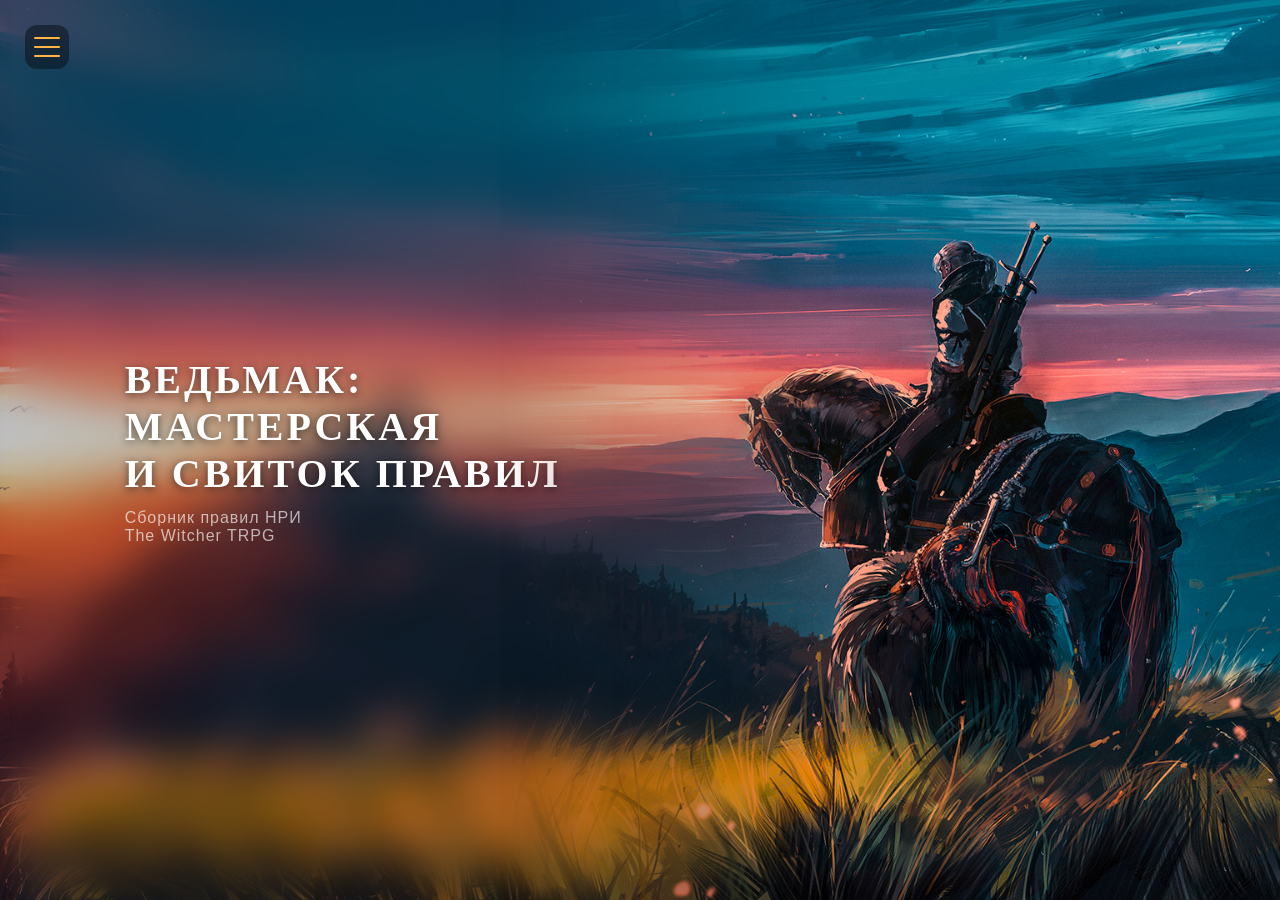
<file: index.html>
<!DOCTYPE html>
<html lang="ru">

<head>
  <meta charset="UTF-8">
  <meta name="viewport" content="width=device-width, initial-scale=1.0">
  <title>Ведьмак: Мастерская и свиток правил</title>
  <link rel="icon" href="../index/images-index/icon.png" type="image/png">
  <link rel="stylesheet" href="index/style-index.css">
  <script src="index/IndexJS.js" defer></script>
</head>

<body>
  <main class="hero-container">
    <div class="brand-box">
      <div class="brand-content">
        <h1 class="brand-title">Ведьмак: <br>Мастерская <br>и свиток правил</h1>
        <p class="brand-subtitle">Сборник правил НРИ <br>The Witcher TRPG</p>
      </div>
    </div>

    <div class="menu-toggle" id="menuToggle">
      <div class="hamburger">
        <span></span><span></span><span></span>
      </div>
    </div>

    <nav class="slide-menu" id="slideMenu">
      <div class="menu-header">
        <span class="menu-title">Навигация</span>
        <button class="close-menu" id="closeMenu">&times;</button>
      </div>
      <ul class="menu-list">
        <li><a href="#">Главная</a></li>
        <li class="has-submenu">
          <div class="menu-item">
            <span>Основы НРИ</span>
            <span class="submenu-arrow">▼</span>
          </div>
          <ul class="submenu">
            <li><a href='Basics of NRI/What is NRI.HTML'>Что такое НРИ?</a></li>
            <li><a href="Basics of NRI/Disclaimer.html">Дисклеймер</a></li>
          </ul>
        </li>
        <li class="has-submenu">
          <div class="menu-item">
            <span>Правила</span>
            <span class="submenu-arrow">▼</span>
          </div>
          <ul class="submenu">
            <li><a href='Rules/Rolls.html'>Броски</a></li>
            <li><a href='Rules/Fight.html'>Бой и ранения</a></li>
          </ul>
        </li>
        <li class="has-submenu">
          <div class="menu-item">
            <span>Создание персонажа</span>
            <span class="submenu-arrow">▼</span>
          </div>
          <ul class="submenu">
            <li><a href="races/races.html">Расы</a></li>
            <li><a href="Professions/Professions.html">Професии</a></li>
          </ul>
        </li>
        <li><a href="List/list.html">Лист Персонажа</a></li>
      </ul>
    </nav>

    <div class="menu-overlay" id="menuOverlay"></div>
  </main>
</body>

</html>
</file>
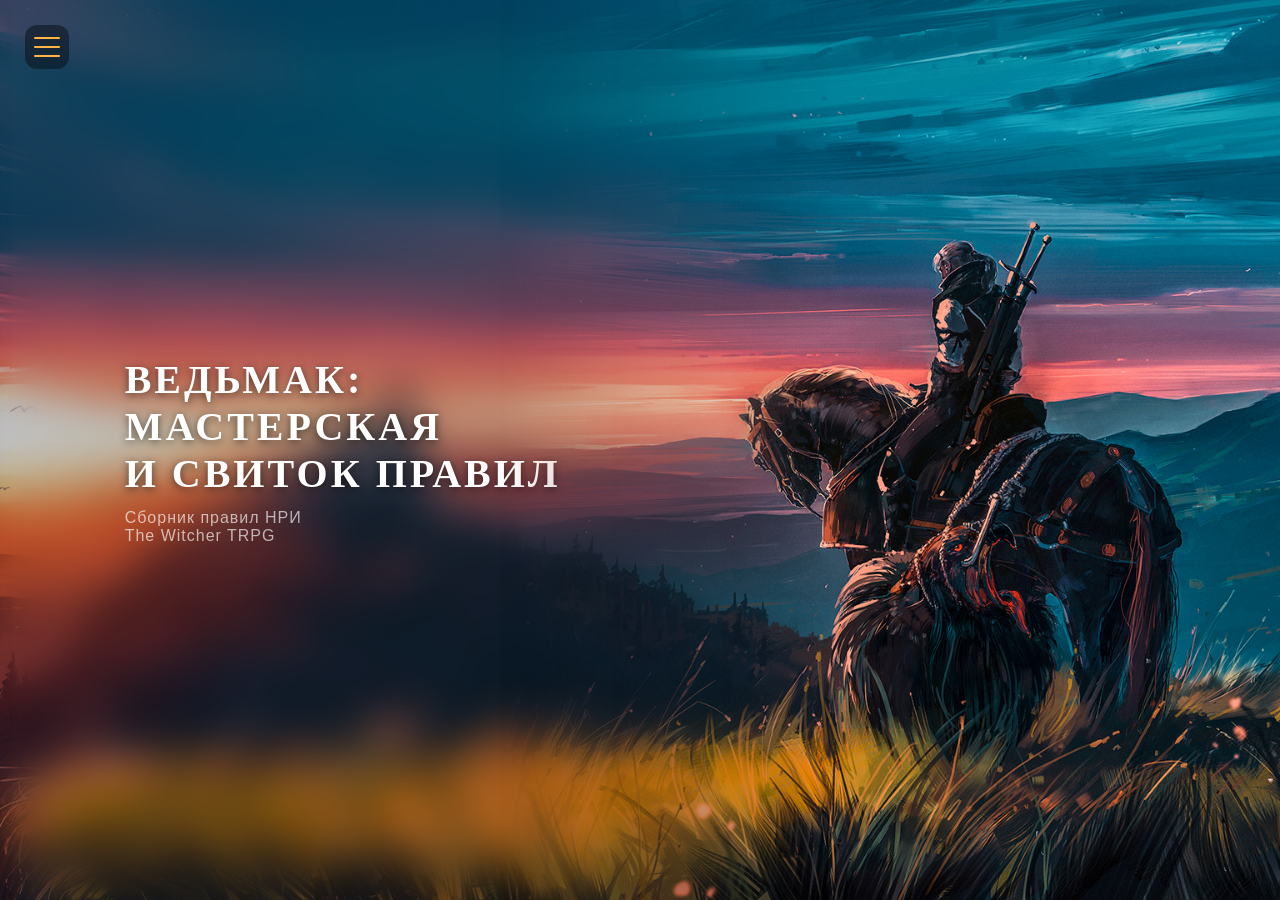
<file: THE-WITCHER/index.html>
<!DOCTYPE html>
<html lang="ru">

<head>
  <meta charset="UTF-8">
  <meta name="viewport" content="width=device-width, initial-scale=1.0">
  <title>Ведьмак: Мастерская и свиток правил</title>
  <link rel="icon" href="../THE-WITCHER/index/images-index/icon.png" type="image/png">
  <link rel="stylesheet" href="../THE-WITCHER/index/style-index.css">
  <script src="../THE-WITCHER/index/IndexJS.js" defer></script>
</head>

<body>
  <main class="hero-container">
    <div class="brand-box">
      <div class="brand-content">
        <h1 class="brand-title">Ведьмак: <br>Мастерская <br>и свиток правил</h1>
        <p class="brand-subtitle">Сборник правил НРИ <br>The Witcher TRPG</p>
      </div>
    </div>

    <div class="menu-toggle" id="menuToggle">
      <div class="hamburger">
        <span></span><span></span><span></span>
      </div>
    </div>

    <nav class="slide-menu" id="slideMenu">
      <div class="menu-header">
        <span class="menu-title">Навигация</span>
        <button class="close-menu" id="closeMenu">&times;</button>
      </div>
      <ul class="menu-list">
        <li><a href="#">Главная</a></li>
        <li class="has-submenu">
          <div class="menu-item">
            <span>Основы НРИ</span>
            <span class="submenu-arrow">▼</span>
          </div>
          <ul class="submenu">
            <li><a href='../THE-WITCHER/Basics of NRI/What is NRI.HTML'>Что такое НРИ?</a></li>
            <li><a href="../THE-WITCHER/Basics of NRI/Disclaimer.html">Дисклеймер</a></li>
          </ul>
        </li>
        <li class="has-submenu">
          <div class="menu-item">
            <span>Правила</span>
            <span class="submenu-arrow">▼</span>
          </div>
          <ul class="submenu">
            <li><a href='../THE-WITCHER/Rules/Rolls.html'>Броски</a></li>
            <li><a href='../THE-WITCHER/Rules/Fight.html'>Бой и ранения</a></li>
          </ul>
        </li>
        <li class="has-submenu">
          <div class="menu-item">
            <span>Создание персонажа</span>
            <span class="submenu-arrow">▼</span>
          </div>
          <ul class="submenu">
            <li><a href="../THE-WITCHER/races/races.html">Расы</a></li>
            <li><a href="../THE-WITCHER/Professions/Professions.html">Професии</a></li>
          </ul>
        </li>
        <li><a href="../THE-WITCHER/List/list.html">Лист Персонажа</a></li>
      </ul>
    </nav>

    <div class="menu-overlay" id="menuOverlay"></div>
  </main>
</body>

</html>
</file>
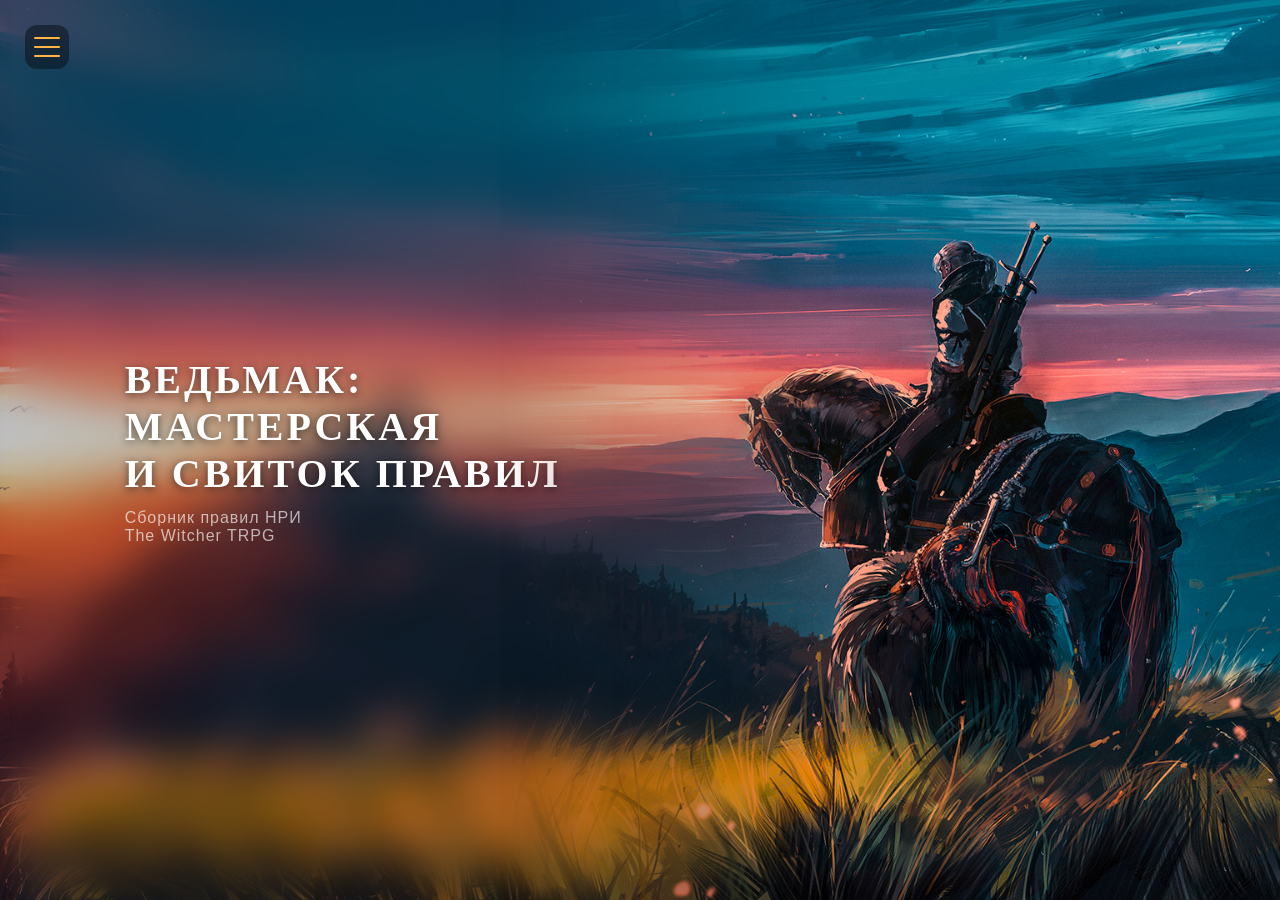
<file: THE-WITCHER/index/index.html>
<!DOCTYPE html>
<html lang="ru">

<head>
  <meta charset="UTF-8">
  <meta name="viewport" content="width=device-width, initial-scale=1.0">
  <title>Ведьмак: Мастерская и свиток правил</title>
  <link rel="icon" href="images-index/icon.png" type="image/png">
  <link rel="stylesheet" href="style-index.css">
  <script src="IndexJS.js" defer></script>
</head>

<body>
  <main class="hero-container">
    <div class="brand-box">
      <div class="brand-content">
        <h1 class="brand-title">Ведьмак: <br>Мастерская <br>и свиток правил</h1>
        <p class="brand-subtitle">Сборник правил НРИ <br>The Witcher TRPG</p>
      </div>
    </div>

    <div class="menu-toggle" id="menuToggle">
      <div class="hamburger">
        <span></span><span></span><span></span>
      </div>
    </div>

    <nav class="slide-menu" id="slideMenu">
      <div class="menu-header">
        <span class="menu-title">Навигация</span>
        <button class="close-menu" id="closeMenu">&times;</button>
      </div>
      <ul class="menu-list">
        <li><a href="#">Главная</a></li>
        <li class="has-submenu">
          <div class="menu-item">
            <span>Основы НРИ</span>
            <span class="submenu-arrow">▼</span>
          </div>
          <ul class="submenu">
            <li><a href='../Basics of NRI/What is NRI.HTML'>Что такое НРИ?</a></li>
            <li><a href="../Basics of NRI/Disclaimer.html">Дисклеймер</a></li>
          </ul>
        </li>
        <li class="has-submenu">
          <div class="menu-item">
            <span>Правила</span>
            <span class="submenu-arrow">▼</span>
          </div>
          <ul class="submenu">
            <li><a href='../Rules/Rolls.html'>Броски</a></li>
            <li><a href='../Rules/Fight.html'>Бой и ранения</a></li>
          </ul>
        </li>
        <li class="has-submenu">
          <div class="menu-item">
            <span>Создание персонажа</span>
            <span class="submenu-arrow">▼</span>
          </div>
          <ul class="submenu">
            <li><a href="../races/races.html">Расы</a></li>
            <li><a href="../Professions/Professions.html">Професии</a></li>
          </ul>
        </li>
        <li><a href="../List/list.html">Лист Персонажа</a></li>
      </ul>
    </nav>

    <div class="menu-overlay" id="menuOverlay"></div>
  </main>
</body>

</html>
</file>
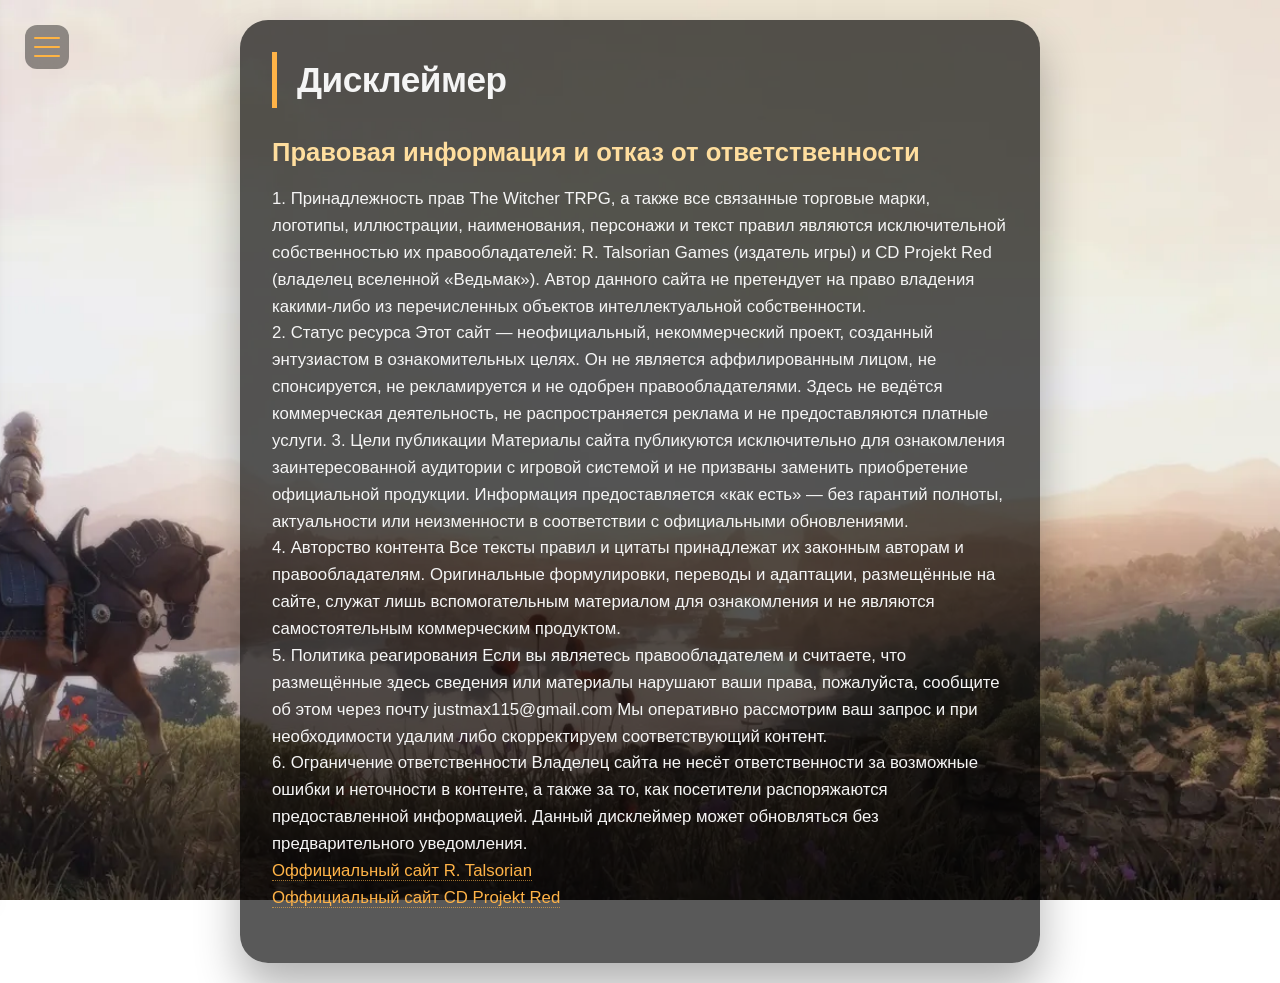
<file: Basics of NRI/Disclaimer.html>
<!DOCTYPE html>
<html lang="ru">

<head>
    <meta charset="UTF-8">
    <meta name="viewport" content="width=device-width, initial-scale=1.0, user-scalable=yes">
    <title>Дисклеймер</title>

    <link rel="icon" href="../index/images-index/icon.png" type="image/png">
    <link rel="stylesheet" href="What is NRI.CSS">
    <link rel="stylesheet" href="../Menu/menu.css">
    <script src="../Menu/menu.js" defer></script>
</head>

<body>
    <div class="content-card">
        <h1>Дисклеймер</h1>
        <h2>Правовая информация и отказ от ответственности</h2>
        <p>1. Принадлежность прав
            The Witcher TRPG, а также все связанные торговые марки, логотипы, иллюстрации, наименования, персонажи и
            текст правил являются исключительной собственностью их правообладателей: R. Talsorian Games (издатель игры)
            и CD Projekt Red (владелец вселенной «Ведьмак»). Автор данного сайта не претендует на право владения
            какими-либо из перечисленных объектов интеллектуальной собственности.

            <br>2. Статус ресурса
            Этот сайт — неофициальный, некоммерческий проект, созданный энтузиастом в ознакомительных целях. Он не
            является аффилированным лицом, не спонсируется, не рекламируется и не одобрен правообладателями. Здесь не
            ведётся коммерческая деятельность, не распространяется реклама и не предоставляются платные услуги.

            <bt></bt>3. Цели публикации
            Материалы сайта публикуются исключительно для ознакомления заинтересованной аудитории с игровой системой и
            не призваны заменить приобретение официальной продукции. Информация предоставляется «как есть» — без
            гарантий полноты, актуальности или неизменности в соответствии с официальными обновлениями.

            <br>4. Авторство контента
            Все тексты правил и цитаты принадлежат их законным авторам и правообладателям. Оригинальные формулировки,
            переводы и адаптации, размещённые на сайте, служат лишь вспомогательным материалом для ознакомления и не
            являются самостоятельным коммерческим продуктом.

            <br>5. Политика реагирования
            Если вы являетесь правообладателем и считаете, что размещённые здесь сведения или материалы нарушают ваши
            права, пожалуйста, сообщите об этом через почту justmax115@gmail.com Мы оперативно рассмотрим ваш запрос и при
            необходимости удалим либо скорректируем соответствующий контент.

            <br>6. Ограничение ответственности
            Владелец сайта не несёт ответственности за возможные ошибки и неточности в контенте, а также за то, как
            посетители распоряжаются предоставленной информацией. Данный дисклеймер может обновляться без
            предварительного уведомления.
            <br><a href="https://rtalsoriangames.com/"> Оффициальный сайт R. Talsorian</a>
            <br><a href="https://www.cdprojektred.com/en"> Оффициальный сайт CD Projekt Red</a>
        </p>
    </div>

    <!--Меню бургер-->
    <div class="menu-toggle" id="menuToggle">
        <div class="hamburger">
            <span></span><span></span><span></span>
        </div>
    </div>

    <nav class="slide-menu" id="slideMenu">
        <div class="menu-header">
            <span class="menu-title">Навигация</span>
            <button class="close-menu" id="closeMenu">&times;</button>
        </div>
        <ul class="menu-list">
            <li><a href="../index.html">Главная</a></li>
            <li class="has-submenu">
                <div class="menu-item">
                    <span>Основы НРИ</span>
                    <span class="submenu-arrow">▼</span>
                </div>
                <ul class="submenu">
                    <li><a href='../Basics of NRI/What is NRI.HTML'>Что такое НРИ?</a></li>
                    <li><a href='#'>Дисклеймер</a></li>
                </ul>
            </li>
            <li class="has-submenu">
                <div class="menu-item">
                    <span>Правила</span>
                    <span class="submenu-arrow">▼</span>
                </div>
                <ul class="submenu">
                    <li><a href='../Rules/Rolls.html'>Броски</a></li>
                    <li><a href='../Rules/Fight.html'>Бой и ранения</a></li>
                </ul>
            </li>
            <li class="has-submenu">
                <div class="menu-item">
                    <span>Создание персонажа</span>
                    <span class="submenu-arrow">▼</span>
                </div>
                <ul class="submenu">
                    <li><a href='../races/races.html'> Расы</a></li>
                    <li><a href='../Professions/Professions.html'>Професии</a></li>
                </ul>
            </li>
            <li><a href="../List/list.html">Лист Персонажа</a></li>
        </ul>
    </nav>

    <div class="menu-overlay" id="menuOverlay"></div>
    </main>

</body>

</html>
</file>
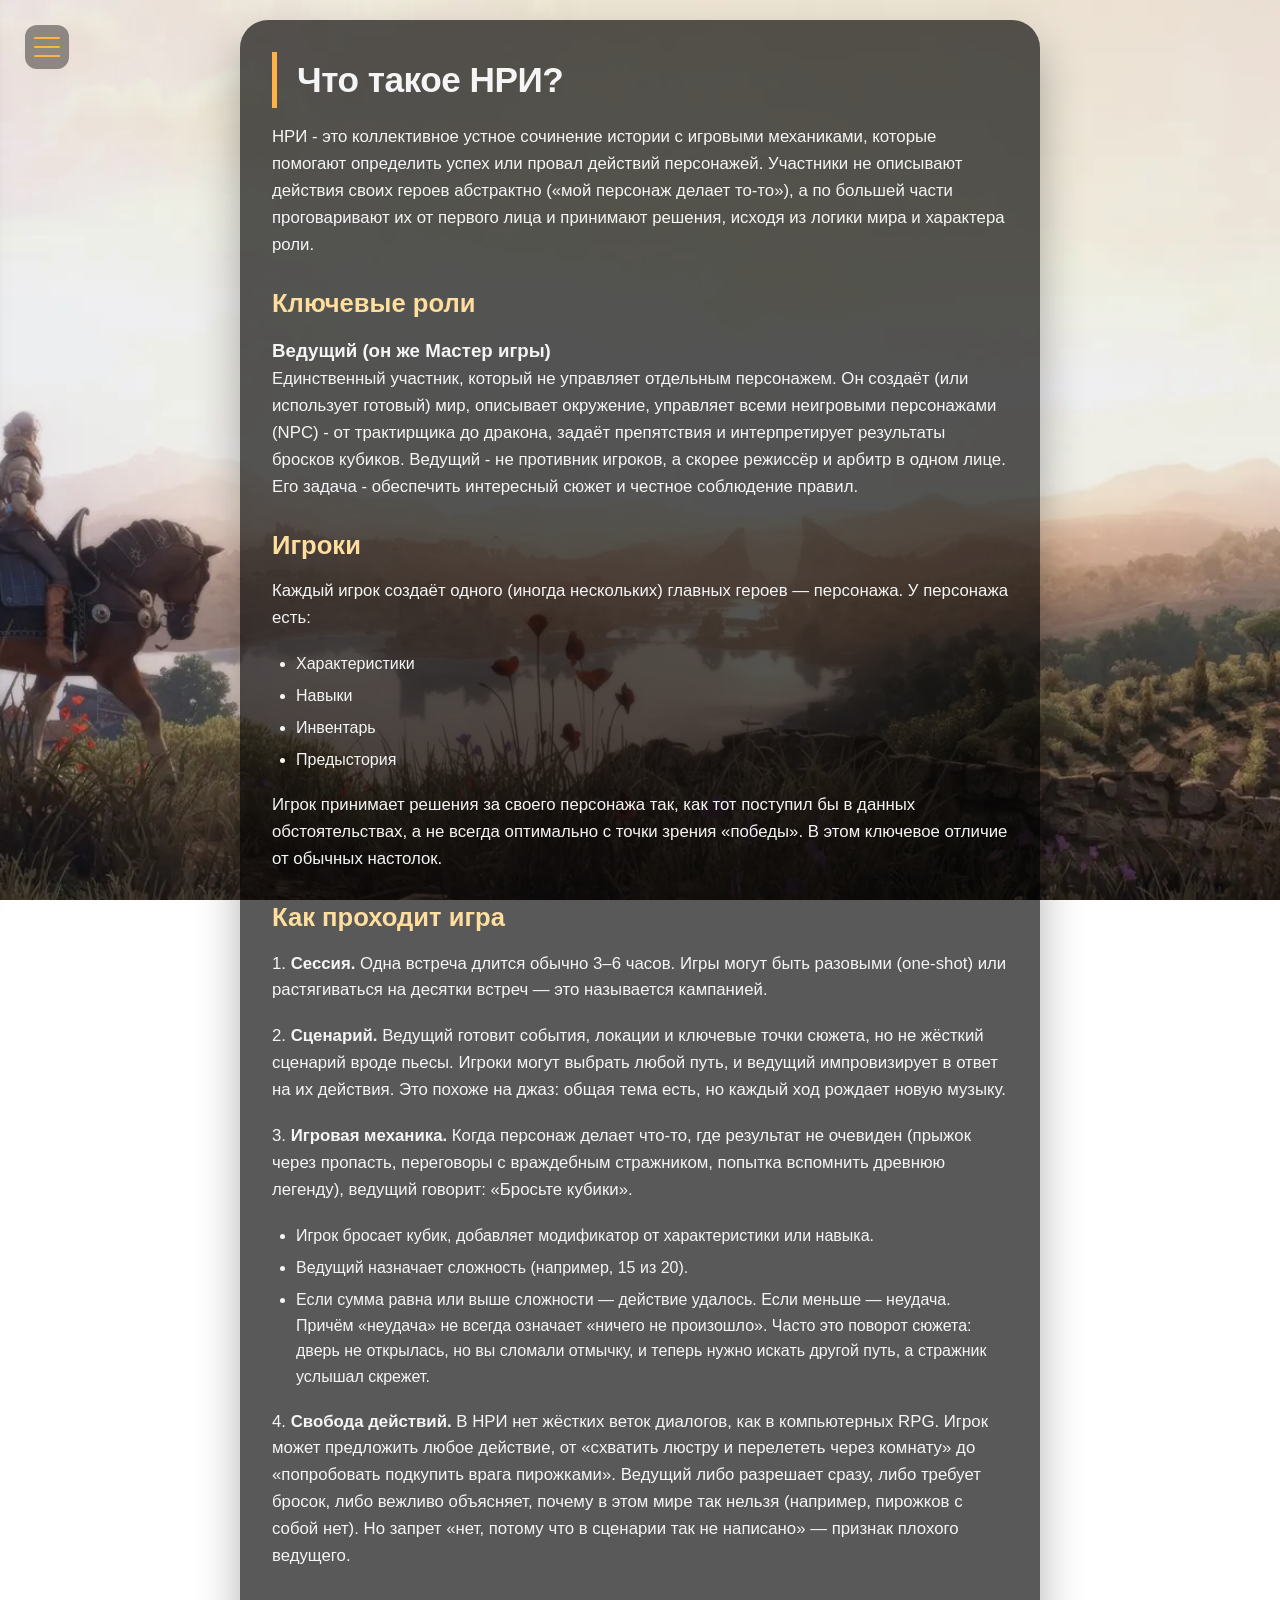
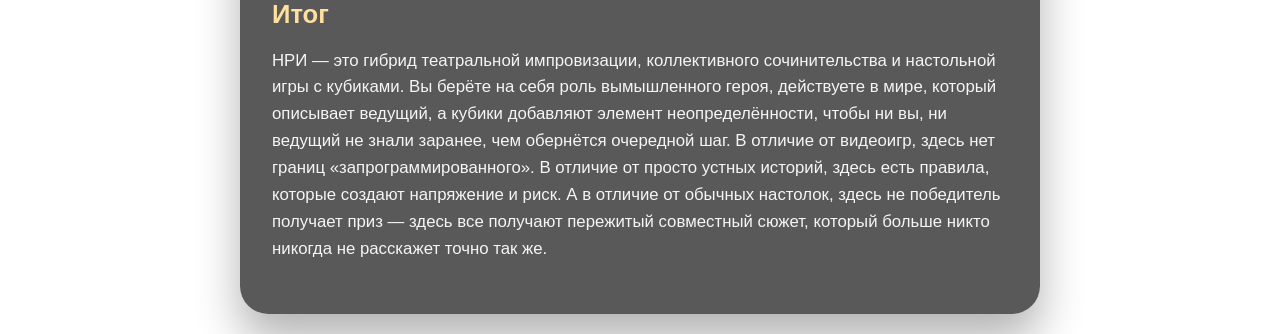
<file: Basics of NRI/What is NRI.HTML>
<!DOCTYPE html>
<html lang="ru">

<head>
    <meta charset="UTF-8">
    <meta name="viewport" content="width=device-width, initial-scale=1.0, user-scalable=yes">
    <title>Что такое НРИ?</title>
    <link rel="icon" href="../index/images-index/icon.png" type="image/png">
    <link rel="stylesheet" href="What is NRI.CSS">
    <link rel="stylesheet" href="../Menu/menu.css">
    <script src="../Menu/menu.js" defer></script>
</head>

<body>
    <div class="content-card">
        <h1>Что такое НРИ?</h1>

        <p>НРИ - это коллективное устное сочинение истории с игровыми механиками, которые помогают определить успех или
            провал действий персонажей. Участники не описывают действия своих героев абстрактно («мой персонаж делает
            то-то»), а по большей части проговаривают их от первого лица и принимают решения, исходя из логики мира и
            характера роли.</p>

        <h2>Ключевые роли</h2>
        <h3>Ведущий (он же Мастер игры)</h3>
        <p>Единственный участник, который не управляет отдельным персонажем. Он создаёт (или использует готовый) мир,
            описывает окружение, управляет всеми неигровыми персонажами (NPC) - от трактирщика до дракона, задаёт
            препятствия и интерпретирует результаты бросков кубиков. Ведущий - не противник игроков, а скорее режиссёр и
            арбитр в одном лице. Его задача - обеспечить интересный сюжет и честное соблюдение правил.</p>

        <h2>Игроки</h2>
        <p>Каждый игрок создаёт одного (иногда нескольких) главных героев — персонажа. У персонажа есть:</p>
        <ul>
            <li>Характеристики</li>
            <li>Навыки</li>
            <li>Инвентарь</li>
            <li>Предыстория</li>
        </ul>
        <p>Игрок принимает решения за своего персонажа так, как тот поступил бы в данных обстоятельствах, а не всегда
            оптимально с точки зрения «победы». В этом ключевое отличие от обычных настолок.</p>

        <h2>Как проходит игра</h2>
        <p>1. <strong>Сессия.</strong> Одна встреча длится обычно 3–6 часов. Игры могут быть разовыми (one-shot) или
            растягиваться на десятки встреч — это называется кампанией.</p>

        <p>2. <strong>Сценарий.</strong> Ведущий готовит события, локации и ключевые точки сюжета, но не жёсткий
            сценарий вроде пьесы. Игроки могут выбрать любой путь, и ведущий импровизирует в ответ на их действия. Это
            похоже на джаз: общая тема есть, но каждый ход рождает новую музыку.</p>

        <p>3. <strong>Игровая механика.</strong> Когда персонаж делает что-то, где результат не очевиден (прыжок через
            пропасть, переговоры с враждебным стражником, попытка вспомнить древнюю легенду), ведущий говорит: «Бросьте
            кубики».</p>
        <ul>
            <li>Игрок бросает кубик, добавляет модификатор от характеристики или навыка.</li>
            <li>Ведущий назначает сложность (например, 15 из 20).</li>
            <li>Если сумма равна или выше сложности — действие удалось. Если меньше — неудача. Причём «неудача» не
                всегда означает «ничего не произошло». Часто это поворот сюжета: дверь не открылась, но вы сломали
                отмычку, и теперь нужно искать другой путь, а стражник услышал скрежет.</li>
        </ul>
        <p>4. <strong>Свобода действий.</strong> В НРИ нет жёстких веток диалогов, как в компьютерных RPG. Игрок может
            предложить любое действие, от «схватить люстру и перелететь через комнату» до «попробовать подкупить врага
            пирожками». Ведущий либо разрешает сразу, либо требует бросок, либо вежливо объясняет, почему в этом мире
            так нельзя (например, пирожков с собой нет). Но запрет «нет, потому что в сценарии так не написано» —
            признак плохого ведущего.</p>
        <h2>Итог</h2>
        <p>НРИ — это гибрид театральной импровизации, коллективного сочинительства и настольной игры с кубиками. Вы
            берёте на себя роль вымышленного героя, действуете в мире, который описывает ведущий, а кубики добавляют
            элемент неопределённости, чтобы ни вы, ни ведущий не знали заранее, чем обернётся очередной шаг. В отличие
            от видеоигр, здесь нет границ «запрограммированного». В отличие от просто устных историй, здесь есть
            правила, которые создают напряжение и риск. А в отличие от обычных настолок, здесь не победитель получает
            приз — здесь все получают пережитый совместный сюжет, который больше никто никогда не расскажет точно так
            же.</p>

    </div>

    <!--Меню бургер-->
    <div class="menu-toggle" id="menuToggle">
        <div class="hamburger">
            <span></span><span></span><span></span>
        </div>
    </div>

    <nav class="slide-menu" id="slideMenu">
        <div class="menu-header">
            <span class="menu-title">Навигация</span>
            <button class="close-menu" id="closeMenu">&times;</button>
        </div>
        <ul class="menu-list">
            <li><a href="../index.html">Главная</a></li>
            <li class="has-submenu">
                <div class="menu-item">
                    <span>Основы НРИ</span>
                    <span class="submenu-arrow">▼</span>
                </div>
                <ul class="submenu">
                    <li><a href='#'>Что такое НРИ?</a></li>
                    <li><a href='../Basics of NRI/Disclaimer.html'>Дисклеймер</a></li>
                </ul>
            </li>
            <li class="has-submenu">
                <div class="menu-item">
                    <span>Правила</span>
                    <span class="submenu-arrow">▼</span>
                </div>
                <ul class="submenu">
                    <li><a href='../Rules/Rolls.html'>Броски</a></li>
                    <li><a href='../Rules/Fight.html'>Бой и ранения</a></li>
                </ul>
            </li>
            <li class="has-submenu">
                <div class="menu-item">
                    <span>Создание персонажа</span>
                    <span class="submenu-arrow">▼</span>
                </div>
                <ul class="submenu">
                    <li><a href='../races/races.html'> Расы</a></li>
                    <li><a href='../Professions/Professions.html'>Професии</a></li>
                </ul>
            </li>
            <li><a href="../List/list.html">Лист Персонажа</a></li>
        </ul>
    </nav>

    <div class="menu-overlay" id="menuOverlay"></div>
    </main>

</body>

</html>
</file>
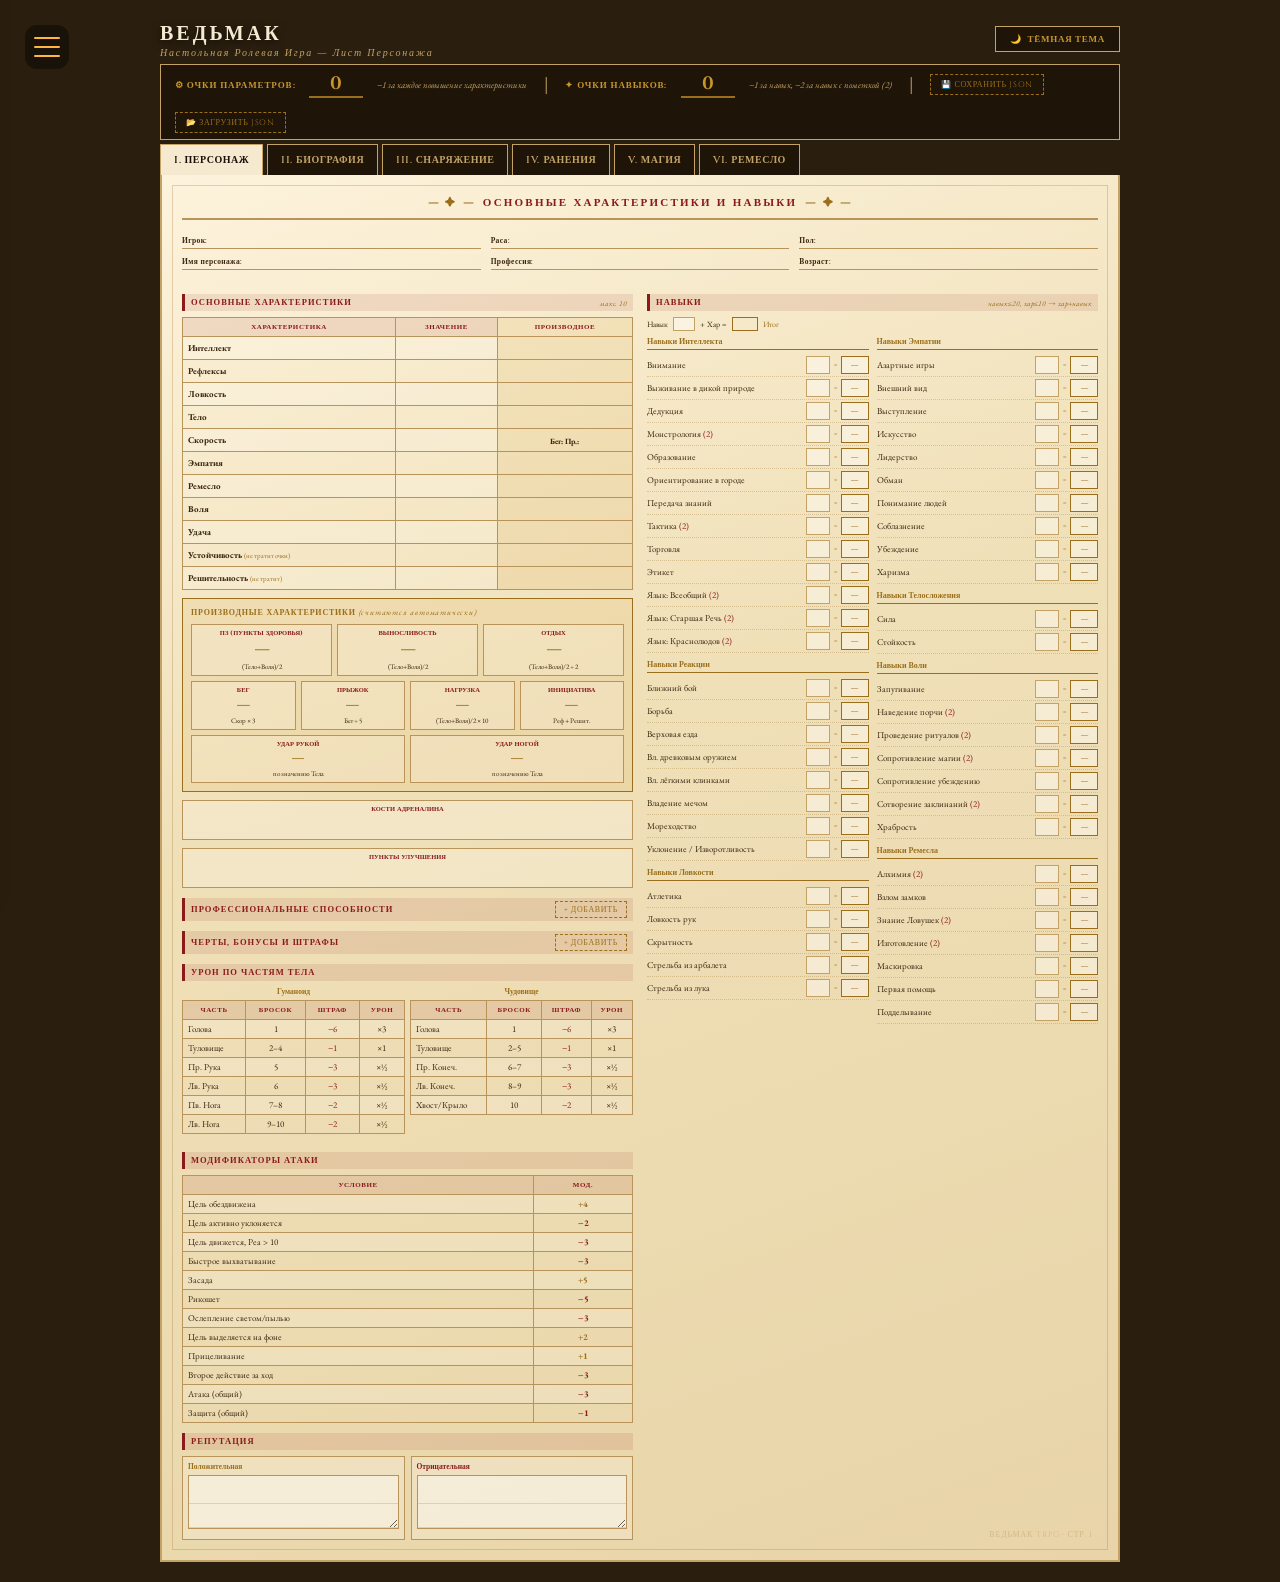
<file: List/list.html>
<!DOCTYPE html>
<html lang="ru">

<head>
    <meta charset="UTF-8">
    <meta name="viewport" content="width=device-width, initial-scale=1.0">
    <title>Ведьмак — Лист Персонажа</title>
    <link rel="icon" href="images-index/icon.png" type="image/png">
    <link rel="stylesheet" href="list.css">
    <link rel="stylesheet" href="../Menu/menu.css">
    <script src="list.js" defer></script>
    <script src="../Menu/menu.js" defer></script>

</head>

<body>
    <div style="max-width:960px;margin:0 auto;">

        <div class="top-bar">
            <div>
                <div class="main-title">ВЕДЬМАК</div>
                <div class="sub-title">Настольная Ролевая Игра — Лист Персонажа</div>
            </div>
            <button class="theme-toggle" id="theme-btn" onclick="toggleTheme()">
                <span id="theme-icon">🌙</span><span id="theme-label">Тёмная тема</span>
            </button>
        </div>

        <div class="points-bar">
            <span class="points-label">⚙ Очки Параметров:</span>
            <input class="points-input" id="stat-points" type="number" value="0"
                oninput="updatePointsColor('stat-points')">
            <span class="points-hint">−1 за каждое повышение характеристики</span>
            <span style="color:var(--parchment-border);font-size:14px;">│</span>
            <span class="points-label">✦ Очки Навыков:</span>
            <input class="points-input" id="skill-points" type="number" value="0"
                oninput="updatePointsColor('skill-points')">
            <span class="points-hint">−1 за навык, −2 за навык с пометкой (2)</span>
            <span style="color:var(--parchment-border);font-size:14px;">│</span>
            <button class="add-btn" onclick="saveJSON()" style="padding:4px 10px;">💾 Сохранить JSON</button>
            <label class="add-btn" style="padding:4px 10px;cursor:pointer;">📂 Загрузить JSON<input type="file"
                    accept=".json" onchange="loadJSON(event)" style="display:none;"></label>
        </div>

        <div class="tabs">
            <button class="tab-btn active" onclick="showPage(0)">I. Персонаж</button>
            <button class="tab-btn" onclick="showPage(1)">II. Биография</button>
            <button class="tab-btn" onclick="showPage(2)">III. Снаряжение</button>
            <button class="tab-btn" onclick="showPage(3)">IV. Ранения</button>
            <button class="tab-btn" onclick="showPage(4)">V. Магия</button>
            <button class="tab-btn" onclick="showPage(5)">VI. Ремесло</button>
        </div>

        <div class="sheet-page active">
            <div class="page-title">Основные Характеристики и Навыки</div>
            <div class="grid-3" style="margin-bottom:10px;">
                <div>
                    <div class="field-row"><span class="field-label">Игрок:</span><input class="field-value"
                            type="text"></div>
                    <div class="field-row"><span class="field-label">Имя персонажа:</span><input class="field-value"
                            type="text"></div>
                </div>
                <div>
                    <div class="field-row"><span class="field-label">Раса:</span><input class="field-value" type="text">
                    </div>
                    <div class="field-row"><span class="field-label">Профессия:</span><input class="field-value"
                            type="text"></div>
                </div>
                <div>
                    <div class="field-row"><span class="field-label">Пол:</span><input class="field-value" type="text">
                    </div>
                    <div class="field-row"><span class="field-label">Возраст:</span><input class="field-value"
                            type="text"></div>
                </div>
            </div>

            <div class="grid-2" style="gap:14px;">
                <div>
                    <div class="section-header">Основные Характеристики <span
                            style="font-family:'EB Garamond';font-style:italic;font-size:7.5px;font-weight:400;letter-spacing:0;text-transform:none;color:var(--gold);">макс.
                            10</span></div>
                    <table>
                        <tr>
                            <th>Характеристика</th>
                            <th>Значение</th>
                            <th style="background:var(--derived-bg);">Производное</th>
                        </tr>
                        <tr>
                            <td><b>Интеллект</b></td>
                            <td><input type="number" min="1" max="10" id="s-INT" data-prev="0"
                                    oninput="onStatInput(this)"
                                    style="width:100%;text-align:center;background:transparent;border:none;outline:none;font-family:'Cinzel',serif;font-size:12px;font-weight:700;color:var(--input-color);">
                            </td>
                            <td class="derived-cell"></td>
                        </tr>
                        <tr>
                            <td><b>Рефлексы</b></td>
                            <td><input type="number" min="1" max="10" id="s-REA" data-prev="0"
                                    oninput="onStatInput(this)"
                                    style="width:100%;text-align:center;background:transparent;border:none;outline:none;font-family:'Cinzel',serif;font-size:12px;font-weight:700;color:var(--input-color);">
                            </td>
                            <td class="derived-cell"></td>
                        </tr>
                        <tr>
                            <td><b>Ловкость</b></td>
                            <td><input type="number" min="1" max="10" id="s-DEX" data-prev="0"
                                    oninput="onStatInput(this)"
                                    style="width:100%;text-align:center;background:transparent;border:none;outline:none;font-family:'Cinzel',serif;font-size:12px;font-weight:700;color:var(--input-color);">
                            </td>
                            <td class="derived-cell"></td>
                        </tr>
                        <tr>
                            <td><b>Тело</b></td>
                            <td><input type="number" min="1" max="10" id="s-BODY" data-prev="0"
                                    oninput="onStatInput(this)"
                                    style="width:100%;text-align:center;background:transparent;border:none;outline:none;font-family:'Cinzel',serif;font-size:12px;font-weight:700;color:var(--input-color);">
                            </td>
                            <td class="derived-cell"><span id="d-BODY-punch"
                                    style="font-family:'Cinzel',serif;font-size:8px;font-weight:700;color:var(--gold);"></span>
                            </td>
                        </tr>
                        <tr>
                            <td><b>Скорость</b></td>
                            <td><input type="number" min="1" max="10" id="s-SPD" data-prev="0"
                                    oninput="onStatInput(this)"
                                    style="width:100%;text-align:center;background:transparent;border:none;outline:none;font-family:'Cinzel',serif;font-size:12px;font-weight:700;color:var(--input-color);">
                            </td>
                            <td class="derived-cell"><span style="font-size:8px;color:var(--ink-light);">Бег:</span>
                                <span id="d-run" class="derived-val"></span> <span
                                    style="font-size:8px;color:var(--ink-light);">Пр.:</span> <span id="d-jump"
                                    class="derived-val"></span></td>
                        </tr>
                        <tr>
                            <td><b>Эмпатия</b></td>
                            <td><input type="number" min="1" max="10" id="s-EMP" data-prev="0"
                                    oninput="onStatInput(this)"
                                    style="width:100%;text-align:center;background:transparent;border:none;outline:none;font-family:'Cinzel',serif;font-size:12px;font-weight:700;color:var(--input-color);">
                            </td>
                            <td class="derived-cell"></td>
                        </tr>
                        <tr>
                            <td><b>Ремесло</b></td>
                            <td><input type="number" min="1" max="10" id="s-CRF" data-prev="0"
                                    oninput="onStatInput(this)"
                                    style="width:100%;text-align:center;background:transparent;border:none;outline:none;font-family:'Cinzel',serif;font-size:12px;font-weight:700;color:var(--input-color);">
                            </td>
                            <td class="derived-cell"></td>
                        </tr>
                        <tr>
                            <td><b>Воля</b></td>
                            <td><input type="number" min="1" max="10" id="s-WILL" data-prev="0"
                                    oninput="onStatInput(this)"
                                    style="width:100%;text-align:center;background:transparent;border:none;outline:none;font-family:'Cinzel',serif;font-size:12px;font-weight:700;color:var(--input-color);">
                            </td>
                            <td class="derived-cell"></td>
                        </tr>
                        <tr>
                            <td><b>Удача</b></td>
                            <td><input type="number" min="1" max="10" id="s-LUCK" data-prev="0"
                                    oninput="onStatInput(this)"
                                    style="width:100%;text-align:center;background:transparent;border:none;outline:none;font-family:'Cinzel',serif;font-size:12px;font-weight:700;color:var(--input-color);">
                            </td>
                            <td class="derived-cell"></td>
                        </tr>
                        <tr>
                            <td><b>Устойчивость</b> <span style="font-size:7px;color:var(--gold);">(не тратит
                                    очки)</span></td>
                            <td><input type="number" min="1" max="10" id="s-STAB" data-prev="0"
                                    oninput="clampV(this,10);recalcAll()"
                                    style="width:100%;text-align:center;background:transparent;border:none;outline:none;font-family:'Cinzel',serif;font-size:12px;font-weight:700;color:var(--input-color);">
                            </td>
                            <td class="derived-cell"></td>
                        </tr>
                        <tr>
                            <td><b>Решительность</b> <span style="font-size:7px;color:var(--gold);">(не тратит)</span>
                            </td>
                            <td><input type="number" min="1" max="10" id="s-DET" data-prev="0"
                                    oninput="clampV(this,10);recalcAll()"
                                    style="width:100%;text-align:center;background:transparent;border:none;outline:none;font-family:'Cinzel',serif;font-size:12px;font-weight:700;color:var(--input-color);">
                            </td>
                            <td class="derived-cell"></td>
                        </tr>
                    </table>

                    <div
                        style="border:1px solid var(--gold);background:var(--derived-bg);padding:8px;margin-bottom:8px;">
                        <div
                            style="font-family:'Cinzel',serif;font-size:8px;font-weight:700;color:var(--gold);margin-bottom:6px;text-transform:uppercase;letter-spacing:.1em;">
                            Производные Характеристики <span
                                style="font-weight:400;font-style:italic;font-family:'EB Garamond',serif;text-transform:none;">(считаются
                                автоматически)</span></div>
                        <div style="display:grid;grid-template-columns:1fr 1fr 1fr;gap:5px;margin-bottom:5px;">
                            <div
                                style="border:1px solid var(--line);padding:4px;text-align:center;background:var(--stat-bg);">
                                <div
                                    style="font-family:'Cinzel',serif;font-size:6.5px;font-weight:700;color:var(--red);">
                                    ПЗ (ПУНКТЫ ЗДОРОВЬЯ)</div>
                                <div id="d-hp"
                                    style="font-family:'Cinzel',serif;font-size:18px;font-weight:700;color:var(--gold);">
                                    —</div>
                                <div style="font-size:7px;color:var(--ink-light);">(Тело+Воля)/2</div>
                            </div>
                            <div
                                style="border:1px solid var(--line);padding:4px;text-align:center;background:var(--stat-bg);">
                                <div
                                    style="font-family:'Cinzel',serif;font-size:6.5px;font-weight:700;color:var(--red);">
                                    ВЫНОСЛИВОСТЬ</div>
                                <div id="d-stam"
                                    style="font-family:'Cinzel',serif;font-size:18px;font-weight:700;color:var(--gold);">
                                    —</div>
                                <div style="font-size:7px;color:var(--ink-light);">(Тело+Воля)/2</div>
                            </div>
                            <div
                                style="border:1px solid var(--line);padding:4px;text-align:center;background:var(--stat-bg);">
                                <div
                                    style="font-family:'Cinzel',serif;font-size:6.5px;font-weight:700;color:var(--red);">
                                    ОТДЫХ</div>
                                <div id="d-rest"
                                    style="font-family:'Cinzel',serif;font-size:18px;font-weight:700;color:var(--gold);">
                                    —</div>
                                <div style="font-size:7px;color:var(--ink-light);">(Тело+Воля)/2 ÷ 2</div>
                            </div>
                        </div>
                        <div style="display:grid;grid-template-columns:1fr 1fr 1fr 1fr;gap:5px;margin-bottom:5px;">
                            <div
                                style="border:1px solid var(--line);padding:4px;text-align:center;background:var(--stat-bg);">
                                <div
                                    style="font-family:'Cinzel',serif;font-size:6.5px;font-weight:700;color:var(--red);">
                                    БЕГ</div>
                                <div id="d-run2"
                                    style="font-family:'Cinzel',serif;font-size:16px;font-weight:700;color:var(--gold);">
                                    —</div>
                                <div style="font-size:7px;color:var(--ink-light);">Скор × 3</div>
                            </div>
                            <div
                                style="border:1px solid var(--line);padding:4px;text-align:center;background:var(--stat-bg);">
                                <div
                                    style="font-family:'Cinzel',serif;font-size:6.5px;font-weight:700;color:var(--red);">
                                    ПРЫЖОК</div>
                                <div id="d-jump2"
                                    style="font-family:'Cinzel',serif;font-size:16px;font-weight:700;color:var(--gold);">
                                    —</div>
                                <div style="font-size:7px;color:var(--ink-light);">Бег ÷ 5</div>
                            </div>
                            <div
                                style="border:1px solid var(--line);padding:4px;text-align:center;background:var(--stat-bg);">
                                <div
                                    style="font-family:'Cinzel',serif;font-size:6.5px;font-weight:700;color:var(--red);">
                                    НАГРУЗКА</div>
                                <div id="d-carry"
                                    style="font-family:'Cinzel',serif;font-size:16px;font-weight:700;color:var(--gold);">
                                    —</div>
                                <div style="font-size:7px;color:var(--ink-light);">(Тело+Воля)/2 × 10</div>
                            </div>
                            <div
                                style="border:1px solid var(--line);padding:4px;text-align:center;background:var(--stat-bg);">
                                <div
                                    style="font-family:'Cinzel',serif;font-size:6.5px;font-weight:700;color:var(--red);">
                                    ИНИЦИАТИВА</div>
                                <div id="d-init"
                                    style="font-family:'Cinzel',serif;font-size:16px;font-weight:700;color:var(--gold);">
                                    —</div>
                                <div style="font-size:7px;color:var(--ink-light);">Реф + Решит.</div>
                            </div>
                        </div>
                        <div style="display:grid;grid-template-columns:1fr 1fr;gap:5px;">
                            <div
                                style="border:1px solid var(--line);padding:4px;text-align:center;background:var(--stat-bg);">
                                <div
                                    style="font-family:'Cinzel',serif;font-size:6.5px;font-weight:700;color:var(--red);">
                                    УДАР РУКОЙ</div>
                                <div id="d-punch"
                                    style="font-family:'Cinzel',serif;font-size:15px;font-weight:700;color:var(--gold);">
                                    —</div>
                                <div style="font-size:7px;color:var(--ink-light);">по значению Тела</div>
                            </div>
                            <div
                                style="border:1px solid var(--line);padding:4px;text-align:center;background:var(--stat-bg);">
                                <div
                                    style="font-family:'Cinzel',serif;font-size:6.5px;font-weight:700;color:var(--red);">
                                    УДАР НОГОЙ</div>
                                <div id="d-kick"
                                    style="font-family:'Cinzel',serif;font-size:15px;font-weight:700;color:var(--gold);">
                                    —</div>
                                <div style="font-size:7px;color:var(--ink-light);">по значению Тела</div>
                            </div>
                        </div>
                    </div>

                    <div
                        style="border:1px solid var(--line);padding:4px;text-align:center;background:var(--stat-bg);margin-bottom:8px;">
                        <div style="font-family:'Cinzel',serif;font-size:6.5px;font-weight:700;color:var(--red);">КОСТИ
                            АДРЕНАЛИНА</div>
                        <input type="text"
                            style="width:100%;text-align:center;background:transparent;border:none;outline:none;font-family:'Cinzel',serif;font-size:16px;font-weight:700;color:var(--input-color);">
                    </div>
                    <div
                        style="border:1px solid var(--line);padding:4px;text-align:center;background:var(--stat-bg);margin-bottom:8px;">
                        <div style="font-family:'Cinzel',serif;font-size:6.5px;font-weight:700;color:var(--red);">ПУНКТЫ
                            УЛУЧШЕНИЯ</div>
                        <input type="text"
                            style="width:100%;text-align:center;background:transparent;border:none;outline:none;font-family:'Cinzel',serif;font-size:16px;font-weight:700;color:var(--input-color);">
                    </div>

                    <div class="section-header">Профессиональные Способности <button class="add-btn"
                            onclick="addTextEntry('prof-list')">+ Добавить</button></div>
                    <div id="prof-list"></div>

                    <div class="section-header">Черты, Бонусы и Штрафы <button class="add-btn"
                            onclick="addTextEntry('traits-list')">+ Добавить</button></div>
                    <div id="traits-list"></div>

                    <div class="section-header">Урон по Частям Тела</div>
                    <div class="grid-2" style="gap:5px;">
                        <div>
                            <div
                                style="font-family:'Cinzel',serif;font-size:7.5px;font-weight:700;color:var(--gold);text-align:center;margin-bottom:3px;">
                                Гуманоид</div>
                            <table>
                                <tr>
                                    <th>Часть</th>
                                    <th>Бросок</th>
                                    <th>Штраф</th>
                                    <th>Урон</th>
                                </tr>
                                <tr>
                                    <td>Голова</td>
                                    <td>1</td>
                                    <td style="color:var(--red);">−6</td>
                                    <td>×3</td>
                                </tr>
                                <tr>
                                    <td>Туловище</td>
                                    <td>2–4</td>
                                    <td style="color:var(--red);">−1</td>
                                    <td>×1</td>
                                </tr>
                                <tr>
                                    <td>Пр. Рука</td>
                                    <td>5</td>
                                    <td style="color:var(--red);">−3</td>
                                    <td>×½</td>
                                </tr>
                                <tr>
                                    <td>Лв. Рука</td>
                                    <td>6</td>
                                    <td style="color:var(--red);">−3</td>
                                    <td>×½</td>
                                </tr>
                                <tr>
                                    <td>Пв. Нога</td>
                                    <td>7–8</td>
                                    <td style="color:var(--red);">−2</td>
                                    <td>×½</td>
                                </tr>
                                <tr>
                                    <td>Лв. Нога</td>
                                    <td>9–10</td>
                                    <td style="color:var(--red);">−2</td>
                                    <td>×½</td>
                                </tr>
                            </table>
                        </div>
                        <div>
                            <div
                                style="font-family:'Cinzel',serif;font-size:7.5px;font-weight:700;color:var(--gold);text-align:center;margin-bottom:3px;">
                                Чудовище</div>
                            <table>
                                <tr>
                                    <th>Часть</th>
                                    <th>Бросок</th>
                                    <th>Штраф</th>
                                    <th>Урон</th>
                                </tr>
                                <tr>
                                    <td>Голова</td>
                                    <td>1</td>
                                    <td style="color:var(--red);">−6</td>
                                    <td>×3</td>
                                </tr>
                                <tr>
                                    <td>Туловище</td>
                                    <td>2–5</td>
                                    <td style="color:var(--red);">−1</td>
                                    <td>×1</td>
                                </tr>
                                <tr>
                                    <td>Пр. Конеч.</td>
                                    <td>6–7</td>
                                    <td style="color:var(--red);">−3</td>
                                    <td>×½</td>
                                </tr>
                                <tr>
                                    <td>Лв. Конеч.</td>
                                    <td>8–9</td>
                                    <td style="color:var(--red);">−3</td>
                                    <td>×½</td>
                                </tr>
                                <tr>
                                    <td>Хвост/Крыло</td>
                                    <td>10</td>
                                    <td style="color:var(--red);">−2</td>
                                    <td>×½</td>
                                </tr>
                            </table>
                        </div>
                    </div>

                    <div class="section-header">Модификаторы Атаки</div>
                    <table>
                        <tr>
                            <th>Условие</th>
                            <th>Мод.</th>
                        </tr>
                        <tr>
                            <td>Цель обездвижена</td>
                            <td style="color:var(--gold);font-weight:700;">+4</td>
                        </tr>
                        <tr>
                            <td>Цель активно уклоняется</td>
                            <td style="color:var(--red);font-weight:700;">−2</td>
                        </tr>
                        <tr>
                            <td>Цель движется, Реа &gt; 10</td>
                            <td style="color:var(--red);font-weight:700;">−3</td>
                        </tr>
                        <tr>
                            <td>Быстрое выхватывание</td>
                            <td style="color:var(--red);font-weight:700;">−3</td>
                        </tr>
                        <tr>
                            <td>Засада</td>
                            <td style="color:var(--gold);font-weight:700;">+5</td>
                        </tr>
                        <tr>
                            <td>Рикошет</td>
                            <td style="color:var(--red);font-weight:700;">−5</td>
                        </tr>
                        <tr>
                            <td>Ослепление светом/пылью</td>
                            <td style="color:var(--red);font-weight:700;">−3</td>
                        </tr>
                        <tr>
                            <td>Цель выделяется на фоне</td>
                            <td style="color:var(--gold);font-weight:700;">+2</td>
                        </tr>
                        <tr>
                            <td>Прицеливание</td>
                            <td style="color:var(--gold);font-weight:700;">+1</td>
                        </tr>
                        <tr>
                            <td>Второе действие за ход</td>
                            <td style="color:var(--red);font-weight:700;">−3</td>
                        </tr>
                        <tr>
                            <td>Атака (общий)</td>
                            <td style="color:var(--red);font-weight:700;">−3</td>
                        </tr>
                        <tr>
                            <td>Защита (общий)</td>
                            <td style="color:var(--red);font-weight:700;">−1</td>
                        </tr>
                    </table>

                    <div class="section-header">Репутация</div>
                    <div class="grid-2" style="gap:6px;">
                        <div style="border:1px solid var(--line);padding:5px;background:var(--stat-bg);">
                            <div
                                style="font-family:'Cinzel',serif;font-size:7.5px;font-weight:700;color:var(--gold);margin-bottom:3px;">
                                Положительная</div><textarea class="notes-area" rows="2"
                                style="min-height:30px;"></textarea>
                        </div>
                        <div style="border:1px solid var(--line);padding:5px;background:var(--stat-bg);">
                            <div
                                style="font-family:'Cinzel',serif;font-size:7.5px;font-weight:700;color:var(--red);margin-bottom:3px;">
                                Отрицательная</div><textarea class="notes-area" rows="2"
                                style="min-height:30px;"></textarea>
                        </div>
                    </div>
                </div>

                <div>
                    <div class="section-header">Навыки
                        <span
                            style="font-family:'EB Garamond';font-style:italic;font-size:7.5px;font-weight:400;letter-spacing:0;text-transform:none;color:var(--gold);">навык≤20,
                            хар≤10 → хар+навык</span>
                    </div>
                    <div
                        style="display:flex;align-items:center;gap:5px;margin-bottom:5px;font-size:8px;color:var(--ink-light);">
                        <span>Навык</span>
                        <div
                            style="width:22px;height:14px;border:1px solid var(--parchment-border);background:var(--stat-box-bg);">
                        </div>
                        <span>+ Хар =</span>
                        <div style="width:26px;height:14px;border:1.5px solid var(--gold);"></div>
                        <span style="color:var(--gold);">Итог</span>
                    </div>
                    <div style="display:grid;grid-template-columns:1fr 1fr;gap:8px;">
                        <div>
                            <div
                                style="font-family:'Cinzel',serif;font-size:8px;font-weight:700;color:var(--gold);border-bottom:1px solid var(--gold);margin-bottom:4px;padding-bottom:2px;">
                                Навыки Интеллекта</div>
                            <div class="skill-row" data-s="INT"><span class="skill-name">Внимание</span><input
                                    class="skill-box" type="number" min="0" max="20"
                                    oninput="clampV(this,20);recalcRow(this)"><span class="skill-eq">=</span>
                                <div class="skill-total">—</div>
                            </div>
                            <div class="skill-row" data-s="INT"><span class="skill-name">Выживание в дикой
                                    природе</span><input class="skill-box" type="number" min="0" max="20"
                                    oninput="clampV(this,20);recalcRow(this)"><span class="skill-eq">=</span>
                                <div class="skill-total">—</div>
                            </div>
                            <div class="skill-row" data-s="INT"><span class="skill-name">Дедукция</span><input
                                    class="skill-box" type="number" min="0" max="20"
                                    oninput="clampV(this,20);recalcRow(this)"><span class="skill-eq">=</span>
                                <div class="skill-total">—</div>
                            </div>
                            <div class="skill-row" data-cost="2" data-s="INT"><span class="skill-name">Монстрология
                                    <span style="color:var(--red)">(2)</span></span><input class="skill-box"
                                    type="number" min="0" max="20" oninput="clampV(this,20);recalcRow(this)"><span
                                    class="skill-eq">=</span>
                                <div class="skill-total">—</div>
                            </div>
                            <div class="skill-row" data-s="INT"><span class="skill-name">Образование</span><input
                                    class="skill-box" type="number" min="0" max="20"
                                    oninput="clampV(this,20);recalcRow(this)"><span class="skill-eq">=</span>
                                <div class="skill-total">—</div>
                            </div>
                            <div class="skill-row" data-s="INT"><span class="skill-name">Ориентирование в
                                    городе</span><input class="skill-box" type="number" min="0" max="20"
                                    oninput="clampV(this,20);recalcRow(this)"><span class="skill-eq">=</span>
                                <div class="skill-total">—</div>
                            </div>
                            <div class="skill-row" data-s="INT"><span class="skill-name">Передача знаний</span><input
                                    class="skill-box" type="number" min="0" max="20"
                                    oninput="clampV(this,20);recalcRow(this)"><span class="skill-eq">=</span>
                                <div class="skill-total">—</div>
                            </div>
                            <div class="skill-row" data-cost="2" data-s="INT"><span class="skill-name">Тактика <span
                                        style="color:var(--red)">(2)</span></span><input class="skill-box" type="number"
                                    min="0" max="20" oninput="clampV(this,20);recalcRow(this)"><span
                                    class="skill-eq">=</span>
                                <div class="skill-total">—</div>
                            </div>
                            <div class="skill-row" data-s="INT"><span class="skill-name">Торговля</span><input
                                    class="skill-box" type="number" min="0" max="20"
                                    oninput="clampV(this,20);recalcRow(this)"><span class="skill-eq">=</span>
                                <div class="skill-total">—</div>
                            </div>
                            <div class="skill-row" data-s="INT"><span class="skill-name">Этикет</span><input
                                    class="skill-box" type="number" min="0" max="20"
                                    oninput="clampV(this,20);recalcRow(this)"><span class="skill-eq">=</span>
                                <div class="skill-total">—</div>
                            </div>
                            <div class="skill-row" data-cost="2" data-s="INT"><span class="skill-name">Язык: Всеобщий
                                    <span style="color:var(--red)">(2)</span></span><input class="skill-box"
                                    type="number" min="0" max="20" oninput="clampV(this,20);recalcRow(this)"><span
                                    class="skill-eq">=</span>
                                <div class="skill-total">—</div>
                            </div>
                            <div class="skill-row" data-cost="2" data-s="INT"><span class="skill-name">Язык: Старшая
                                    Речь <span style="color:var(--red)">(2)</span></span><input class="skill-box"
                                    type="number" min="0" max="20" oninput="clampV(this,20);recalcRow(this)"><span
                                    class="skill-eq">=</span>
                                <div class="skill-total">—</div>
                            </div>
                            <div class="skill-row" data-cost="2" data-s="INT"><span class="skill-name">Язык: Краснолюдов
                                    <span style="color:var(--red)">(2)</span></span><input class="skill-box"
                                    type="number" min="0" max="20" oninput="clampV(this,20);recalcRow(this)"><span
                                    class="skill-eq">=</span>
                                <div class="skill-total">—</div>
                            </div>
                            <div
                                style="font-family:'Cinzel',serif;font-size:8px;font-weight:700;color:var(--gold);border-bottom:1px solid var(--gold);margin:6px 0 4px;padding-bottom:2px;">
                                Навыки Реакции</div>
                            <div class="skill-row" data-s="REA"><span class="skill-name">Ближний бой</span><input
                                    class="skill-box" type="number" min="0" max="20"
                                    oninput="clampV(this,20);recalcRow(this)"><span class="skill-eq">=</span>
                                <div class="skill-total">—</div>
                            </div>
                            <div class="skill-row" data-s="REA"><span class="skill-name">Борьба</span><input
                                    class="skill-box" type="number" min="0" max="20"
                                    oninput="clampV(this,20);recalcRow(this)"><span class="skill-eq">=</span>
                                <div class="skill-total">—</div>
                            </div>
                            <div class="skill-row" data-s="REA"><span class="skill-name">Верховая езда</span><input
                                    class="skill-box" type="number" min="0" max="20"
                                    oninput="clampV(this,20);recalcRow(this)"><span class="skill-eq">=</span>
                                <div class="skill-total">—</div>
                            </div>
                            <div class="skill-row" data-s="REA"><span class="skill-name">Вл. древковым
                                    оружием</span><input class="skill-box" type="number" min="0" max="20"
                                    oninput="clampV(this,20);recalcRow(this)"><span class="skill-eq">=</span>
                                <div class="skill-total">—</div>
                            </div>
                            <div class="skill-row" data-s="REA"><span class="skill-name">Вл. лёгкими
                                    клинками</span><input class="skill-box" type="number" min="0" max="20"
                                    oninput="clampV(this,20);recalcRow(this)"><span class="skill-eq">=</span>
                                <div class="skill-total">—</div>
                            </div>
                            <div class="skill-row" data-s="REA"><span class="skill-name">Владение мечом</span><input
                                    class="skill-box" type="number" min="0" max="20"
                                    oninput="clampV(this,20);recalcRow(this)"><span class="skill-eq">=</span>
                                <div class="skill-total">—</div>
                            </div>
                            <div class="skill-row" data-s="REA"><span class="skill-name">Мореходство</span><input
                                    class="skill-box" type="number" min="0" max="20"
                                    oninput="clampV(this,20);recalcRow(this)"><span class="skill-eq">=</span>
                                <div class="skill-total">—</div>
                            </div>
                            <div class="skill-row" data-s="REA"><span class="skill-name">Уклонение /
                                    Изворотливость</span><input class="skill-box" type="number" min="0" max="20"
                                    oninput="clampV(this,20);recalcRow(this)"><span class="skill-eq">=</span>
                                <div class="skill-total">—</div>
                            </div>
                            <div
                                style="font-family:'Cinzel',serif;font-size:8px;font-weight:700;color:var(--gold);border-bottom:1px solid var(--gold);margin:6px 0 4px;padding-bottom:2px;">
                                Навыки Ловкости</div>
                            <div class="skill-row" data-s="DEX"><span class="skill-name">Атлетика</span><input
                                    class="skill-box" type="number" min="0" max="20"
                                    oninput="clampV(this,20);recalcRow(this)"><span class="skill-eq">=</span>
                                <div class="skill-total">—</div>
                            </div>
                            <div class="skill-row" data-s="DEX"><span class="skill-name">Ловкость рук</span><input
                                    class="skill-box" type="number" min="0" max="20"
                                    oninput="clampV(this,20);recalcRow(this)"><span class="skill-eq">=</span>
                                <div class="skill-total">—</div>
                            </div>
                            <div class="skill-row" data-s="DEX"><span class="skill-name">Скрытность</span><input
                                    class="skill-box" type="number" min="0" max="20"
                                    oninput="clampV(this,20);recalcRow(this)"><span class="skill-eq">=</span>
                                <div class="skill-total">—</div>
                            </div>
                            <div class="skill-row" data-s="DEX"><span class="skill-name">Стрельба из
                                    арбалета</span><input class="skill-box" type="number" min="0" max="20"
                                    oninput="clampV(this,20);recalcRow(this)"><span class="skill-eq">=</span>
                                <div class="skill-total">—</div>
                            </div>
                            <div class="skill-row" data-s="DEX"><span class="skill-name">Стрельба из лука</span><input
                                    class="skill-box" type="number" min="0" max="20"
                                    oninput="clampV(this,20);recalcRow(this)"><span class="skill-eq">=</span>
                                <div class="skill-total">—</div>
                            </div>
                        </div>
                        <div>
                            <div
                                style="font-family:'Cinzel',serif;font-size:8px;font-weight:700;color:var(--gold);border-bottom:1px solid var(--gold);margin-bottom:4px;padding-bottom:2px;">
                                Навыки Эмпатии</div>
                            <div class="skill-row" data-s="EMP"><span class="skill-name">Азартные игры</span><input
                                    class="skill-box" type="number" min="0" max="20"
                                    oninput="clampV(this,20);recalcRow(this)"><span class="skill-eq">=</span>
                                <div class="skill-total">—</div>
                            </div>
                            <div class="skill-row" data-s="EMP"><span class="skill-name">Внешний вид</span><input
                                    class="skill-box" type="number" min="0" max="20"
                                    oninput="clampV(this,20);recalcRow(this)"><span class="skill-eq">=</span>
                                <div class="skill-total">—</div>
                            </div>
                            <div class="skill-row" data-s="EMP"><span class="skill-name">Выступление</span><input
                                    class="skill-box" type="number" min="0" max="20"
                                    oninput="clampV(this,20);recalcRow(this)"><span class="skill-eq">=</span>
                                <div class="skill-total">—</div>
                            </div>
                            <div class="skill-row" data-s="EMP"><span class="skill-name">Искусство</span><input
                                    class="skill-box" type="number" min="0" max="20"
                                    oninput="clampV(this,20);recalcRow(this)"><span class="skill-eq">=</span>
                                <div class="skill-total">—</div>
                            </div>
                            <div class="skill-row" data-s="EMP"><span class="skill-name">Лидерство</span><input
                                    class="skill-box" type="number" min="0" max="20"
                                    oninput="clampV(this,20);recalcRow(this)"><span class="skill-eq">=</span>
                                <div class="skill-total">—</div>
                            </div>
                            <div class="skill-row" data-s="EMP"><span class="skill-name">Обман</span><input
                                    class="skill-box" type="number" min="0" max="20"
                                    oninput="clampV(this,20);recalcRow(this)"><span class="skill-eq">=</span>
                                <div class="skill-total">—</div>
                            </div>
                            <div class="skill-row" data-s="EMP"><span class="skill-name">Понимание людей</span><input
                                    class="skill-box" type="number" min="0" max="20"
                                    oninput="clampV(this,20);recalcRow(this)"><span class="skill-eq">=</span>
                                <div class="skill-total">—</div>
                            </div>
                            <div class="skill-row" data-s="EMP"><span class="skill-name">Соблазнение</span><input
                                    class="skill-box" type="number" min="0" max="20"
                                    oninput="clampV(this,20);recalcRow(this)"><span class="skill-eq">=</span>
                                <div class="skill-total">—</div>
                            </div>
                            <div class="skill-row" data-s="EMP"><span class="skill-name">Убеждение</span><input
                                    class="skill-box" type="number" min="0" max="20"
                                    oninput="clampV(this,20);recalcRow(this)"><span class="skill-eq">=</span>
                                <div class="skill-total">—</div>
                            </div>
                            <div class="skill-row" data-s="EMP"><span class="skill-name">Харизма</span><input
                                    class="skill-box" type="number" min="0" max="20"
                                    oninput="clampV(this,20);recalcRow(this)"><span class="skill-eq">=</span>
                                <div class="skill-total">—</div>
                            </div>
                            <div
                                style="font-family:'Cinzel',serif;font-size:8px;font-weight:700;color:var(--gold);border-bottom:1px solid var(--gold);margin:6px 0 4px;padding-bottom:2px;">
                                Навыки Телосложения</div>
                            <div class="skill-row" data-s="BODY"><span class="skill-name">Сила</span><input
                                    class="skill-box" type="number" min="0" max="20"
                                    oninput="clampV(this,20);recalcRow(this)"><span class="skill-eq">=</span>
                                <div class="skill-total">—</div>
                            </div>
                            <div class="skill-row" data-s="BODY"><span class="skill-name">Стойкость</span><input
                                    class="skill-box" type="number" min="0" max="20"
                                    oninput="clampV(this,20);recalcRow(this)"><span class="skill-eq">=</span>
                                <div class="skill-total">—</div>
                            </div>
                            <div
                                style="font-family:'Cinzel',serif;font-size:8px;font-weight:700;color:var(--gold);border-bottom:1px solid var(--gold);margin:6px 0 4px;padding-bottom:2px;">
                                Навыки Воли</div>
                            <div class="skill-row" data-s="WILL"><span class="skill-name">Запугивание</span><input
                                    class="skill-box" type="number" min="0" max="20"
                                    oninput="clampV(this,20);recalcRow(this)"><span class="skill-eq">=</span>
                                <div class="skill-total">—</div>
                            </div>
                            <div class="skill-row" data-cost="2" data-s="WILL"><span class="skill-name">Наведение порчи
                                    <span style="color:var(--red)">(2)</span></span><input class="skill-box"
                                    type="number" min="0" max="20" oninput="clampV(this,20);recalcRow(this)"><span
                                    class="skill-eq">=</span>
                                <div class="skill-total">—</div>
                            </div>
                            <div class="skill-row" data-cost="2" data-s="WILL"><span class="skill-name">Проведение
                                    ритуалов <span style="color:var(--red)">(2)</span></span><input class="skill-box"
                                    type="number" min="0" max="20" oninput="clampV(this,20);recalcRow(this)"><span
                                    class="skill-eq">=</span>
                                <div class="skill-total">—</div>
                            </div>
                            <div class="skill-row" data-cost="2" data-s="WILL"><span class="skill-name">Сопротивление
                                    магии <span style="color:var(--red)">(2)</span></span><input class="skill-box"
                                    type="number" min="0" max="20" oninput="clampV(this,20);recalcRow(this)"><span
                                    class="skill-eq">=</span>
                                <div class="skill-total">—</div>
                            </div>
                            <div class="skill-row" data-s="WILL"><span class="skill-name">Сопротивление
                                    убеждению</span><input class="skill-box" type="number" min="0" max="20"
                                    oninput="clampV(this,20);recalcRow(this)"><span class="skill-eq">=</span>
                                <div class="skill-total">—</div>
                            </div>
                            <div class="skill-row" data-cost="2" data-s="WILL"><span class="skill-name">Сотворение
                                    заклинаний <span style="color:var(--red)">(2)</span></span><input class="skill-box"
                                    type="number" min="0" max="20" oninput="clampV(this,20);recalcRow(this)"><span
                                    class="skill-eq">=</span>
                                <div class="skill-total">—</div>
                            </div>
                            <div class="skill-row" data-s="WILL"><span class="skill-name">Храбрость</span><input
                                    class="skill-box" type="number" min="0" max="20"
                                    oninput="clampV(this,20);recalcRow(this)"><span class="skill-eq">=</span>
                                <div class="skill-total">—</div>
                            </div>
                            <div
                                style="font-family:'Cinzel',serif;font-size:8px;font-weight:700;color:var(--gold);border-bottom:1px solid var(--gold);margin:6px 0 4px;padding-bottom:2px;">
                                Навыки Ремесла</div>
                            <div class="skill-row" data-cost="2" data-s="CRF"><span class="skill-name">Алхимия <span
                                        style="color:var(--red)">(2)</span></span><input class="skill-box" type="number"
                                    min="0" max="20" oninput="clampV(this,20);recalcRow(this)"><span
                                    class="skill-eq">=</span>
                                <div class="skill-total">—</div>
                            </div>
                            <div class="skill-row" data-s="CRF"><span class="skill-name">Взлом замков</span><input
                                    class="skill-box" type="number" min="0" max="20"
                                    oninput="clampV(this,20);recalcRow(this)"><span class="skill-eq">=</span>
                                <div class="skill-total">—</div>
                            </div>
                            <div class="skill-row" data-cost="2" data-s="CRF"><span class="skill-name">Знание Ловушек
                                    <span style="color:var(--red)">(2)</span></span><input class="skill-box"
                                    type="number" min="0" max="20" oninput="clampV(this,20);recalcRow(this)"><span
                                    class="skill-eq">=</span>
                                <div class="skill-total">—</div>
                            </div>
                            <div class="skill-row" data-cost="2" data-s="CRF"><span class="skill-name">Изготовление
                                    <span style="color:var(--red)">(2)</span></span><input class="skill-box"
                                    type="number" min="0" max="20" oninput="clampV(this,20);recalcRow(this)"><span
                                    class="skill-eq">=</span>
                                <div class="skill-total">—</div>
                            </div>
                            <div class="skill-row" data-s="CRF"><span class="skill-name">Маскировка</span><input
                                    class="skill-box" type="number" min="0" max="20"
                                    oninput="clampV(this,20);recalcRow(this)"><span class="skill-eq">=</span>
                                <div class="skill-total">—</div>
                            </div>
                            <div class="skill-row" data-s="CRF"><span class="skill-name">Первая помощь</span><input
                                    class="skill-box" type="number" min="0" max="20"
                                    oninput="clampV(this,20);recalcRow(this)"><span class="skill-eq">=</span>
                                <div class="skill-total">—</div>
                            </div>
                            <div class="skill-row" data-s="CRF"><span class="skill-name">Подделывание</span><input
                                    class="skill-box" type="number" min="0" max="20"
                                    oninput="clampV(this,20);recalcRow(this)"><span class="skill-eq">=</span>
                                <div class="skill-total">—</div>
                            </div>
                        </div>
                    </div>
                </div>
            </div>
            <div class="page-watermark">Ведьмак TRPG · Стр. I</div>
        </div>

        <div class="sheet-page">
            <div class="page-title">Биография Персонажа</div>
            <div class="grid-2" style="gap:16px;">
                <div>
                    <div class="section-header">Ваш Личный Стиль</div>
                    <div class="field-row"><span class="field-label">Одежда:</span><input class="field-value"
                            type="text"></div>
                    <div class="field-row"><span class="field-label">Характер:</span><input class="field-value"
                            type="text"></div>
                    <div class="field-row"><span class="field-label">Причёска:</span><input class="field-value"
                            type="text"></div>
                    <div class="field-row"><span class="field-label">Украшения:</span><input class="field-value"
                            type="text"></div>
                    <div class="field-row"><span class="field-label">Кого ценит:</span><input class="field-value"
                            type="text"></div>
                    <div class="field-row"><span class="field-label">Что ценит:</span><input class="field-value"
                            type="text"></div>
                    <div style="margin-top:4px;">
                        <div
                            style="font-family:'Cinzel',serif;font-size:8px;font-weight:700;color:var(--red);text-transform:uppercase;margin-bottom:4px;">
                            Отношение к окружающим</div><textarea class="notes-area" rows="3"></textarea>
                    </div>
                    <div class="section-header" style="margin-top:14px;">Детство</div>
                    <textarea class="notes-area" rows="8"></textarea>
                    <div class="section-header" style="margin-top:14px;">Репутация и Слава</div>
                    <div style="border:1px solid var(--line);padding:8px;background:var(--stat-bg);">
                        <div
                            style="font-family:'EB Garamond',serif;font-size:9px;font-style:italic;color:var(--gold);margin-bottom:6px;">
                            Слава персонажа:</div>
                        <div id="fame-stars" style="display:flex;gap:3px;flex-wrap:wrap;margin-bottom:8px;"></div>
                        <textarea class="notes-area" rows="3" placeholder="Легенды, слухи, прозвища..."></textarea>
                    </div>
                    <div class="section-header" style="margin-top:14px;">Заметки по Ходу Компании</div>
                    <textarea class="notes-area" rows="8"></textarea>
                </div>
                <div>
                    <div class="section-header">Жизненный Путь <button class="add-btn" onclick="addLifeRow()">+
                            Событие</button></div>
                    <table id="lp-table">
                        <tr>
                            <th style="width:55px;">Десятилетие</th>
                            <th>Событие</th>
                            <th style="width:22px;"></th>
                        </tr>
                    </table>
                </div>
            </div>
            <div class="page-watermark">Ведьмак TRPG · Стр. II</div>
        </div>

        <div class="sheet-page">
            <div class="page-title">Снаряжение, Оружие и Деньги</div>
            <div class="grid-2" style="gap:14px;">
                <div>
                    <div class="section-header">Броня</div>
                    <table>
                        <tr>
                            <th>Часть тела</th>
                            <th>Какая</th>
                            <th>Защита</th>
                            <th>Эффект</th>
                            <th>СД</th>
                        </tr>
                        <tr>
                            <td>Голова</td>
                            <td><input type="text"></td>
                            <td><input type="text"></td>
                            <td><input type="text"></td>
                            <td><input type="text"></td>
                        </tr>
                        <tr>
                            <td>Туловище</td>
                            <td><input type="text"></td>
                            <td><input type="text"></td>
                            <td><input type="text"></td>
                            <td><input type="text"></td>
                        </tr>
                        <tr>
                            <td>Пр. Рука</td>
                            <td><input type="text"></td>
                            <td><input type="text"></td>
                            <td><input type="text"></td>
                            <td><input type="text"></td>
                        </tr>
                        <tr>
                            <td>Лв. Рука</td>
                            <td><input type="text"></td>
                            <td><input type="text"></td>
                            <td><input type="text"></td>
                            <td><input type="text"></td>
                        </tr>
                        <tr>
                            <td>Пв. Нога</td>
                            <td><input type="text"></td>
                            <td><input type="text"></td>
                            <td><input type="text"></td>
                            <td><input type="text"></td>
                        </tr>
                        <tr>
                            <td>Лв. Нога</td>
                            <td><input type="text"></td>
                            <td><input type="text"></td>
                            <td><input type="text"></td>
                            <td><input type="text"></td>
                        </tr>
                    </table>
                    <div class="section-header">Щит</div>
                    <table>
                        <tr>
                            <th>Область</th>
                            <th>Надёжность</th>
                            <th>Урон</th>
                            <th>В руке</th>
                        </tr>
                        <tr>
                            <td><input type="text"></td>
                            <td><input type="text"></td>
                            <td><input type="text"></td>
                            <td><input type="text"></td>
                        </tr>
                    </table>
                    <div class="section-header">Деньги</div>
                    <div style="border:1px solid var(--line);padding:8px;margin-bottom:8px;background:var(--stat-bg);">
                        <div
                            style="font-family:'Cinzel',serif;font-size:8px;font-weight:700;color:var(--gold);margin-bottom:6px;">
                            Реданская Крона — основная валюта</div>
                        <div class="money-block"><span class="money-name">Кроны</span><input class="money-input"
                                type="text"></div>
                        <div class="money-block"><span class="money-name">Орены</span><input class="money-input"
                                type="text"></div>
                        <div class="money-block"><span class="money-name">Флорены</span><input class="money-input"
                                type="text"></div>
                        <div class="money-block"><span class="money-name">Дукаты</span><input class="money-input"
                                type="text"></div>
                        <div class="money-block"><span class="money-name">Бизанты</span><input class="money-input"
                                type="text"></div>
                        <div class="money-block"><span class="money-name">Линтары</span><input class="money-input"
                                type="text"></div>
                        <div
                            style="margin-top:8px;font-size:8px;color:var(--ink-light);border-top:1px solid var(--line);padding-top:6px;line-height:1.8;">
                            1 Крона = 1 Орену = 1/3 Флорена = 3 Дукатам = 1/4 Бизанта = 1/2 Линтара
                        </div>
                    </div>

                    <div class="section-header">Снаряжение <button class="add-btn" onclick="addEquipRow()">+
                            Добавить</button></div>
                    <div
                        style="display:grid;grid-template-columns:2fr 60px 1fr 50px 22px;border:1px solid var(--line);background:var(--section-bg);">
                        <div
                            style="font-family:'Cinzel',serif;font-size:7px;font-weight:700;color:var(--red);padding:3px 5px;border-right:1px solid var(--line);text-transform:uppercase;">
                            Название</div>
                        <div
                            style="font-family:'Cinzel',serif;font-size:7px;font-weight:700;color:var(--red);padding:3px 5px;border-right:1px solid var(--line);text-transform:uppercase;text-align:center;">
                            Кол-во</div>
                        <div
                            style="font-family:'Cinzel',serif;font-size:7px;font-weight:700;color:var(--red);padding:3px 5px;border-right:1px solid var(--line);text-transform:uppercase;">
                            Примечания</div>
                        <div
                            style="font-family:'Cinzel',serif;font-size:7px;font-weight:700;color:var(--red);padding:3px 5px;border-right:1px solid var(--line);text-transform:uppercase;text-align:center;">
                            Вес</div>
                        <div></div>
                    </div>
                    <div id="equip-list"></div>

                    <div class="section-header">Компоненты / Ингредиенты <button class="add-btn"
                            onclick="addCompRow()">+ Добавить</button></div>
                    <div
                        style="display:grid;grid-template-columns:2fr 60px 50px 22px;border:1px solid var(--line);background:var(--section-bg);">
                        <div
                            style="font-family:'Cinzel',serif;font-size:7px;font-weight:700;color:var(--red);padding:3px 5px;border-right:1px solid var(--line);text-transform:uppercase;">
                            Название</div>
                        <div
                            style="font-family:'Cinzel',serif;font-size:7px;font-weight:700;color:var(--red);padding:3px 5px;border-right:1px solid var(--line);text-transform:uppercase;text-align:center;">
                            Кол-во</div>
                        <div
                            style="font-family:'Cinzel',serif;font-size:7px;font-weight:700;color:var(--red);padding:3px 5px;border-right:1px solid var(--line);text-transform:uppercase;text-align:center;">
                            Вес</div>
                        <div></div>
                    </div>
                    <div id="comp-list"></div>

                    <div
                        style="border:1px solid var(--red);padding:5px;font-size:8.5px;color:var(--red);background:var(--warn-bg);margin-top:8px;">
                        <strong>Штраф за перевес:</strong> −1 из Рефлексов, Ловкости и Скорости за каждые 5 очков сверх
                        переносимого веса</div>
                    <div class="field-row" style="margin-top:6px;"><span class="field-label">Общий Вес:</span><input
                            class="field-value" type="text" style="font-family:'Cinzel',serif;font-weight:700;"></div>
                </div>
                <div>
                    <div class="section-header">Оружие <button class="add-btn" onclick="addWeapon()">+ Оружие</button>
                    </div>
                    <div id="weapons-list"></div>
                </div>
            </div>
            <div class="page-watermark">Ведьмак TRPG · Стр. III</div>
        </div>

        <div class="sheet-page">
            <div class="page-title">Критические Ранения</div>
            <div class="grid-2" style="gap:14px;">
                <div>
                    <div class="section-header">Критические Ранения Персонажа <button class="add-btn"
                            onclick="addInjury()">+ Добавить</button></div>
                    <div
                        style="display:grid;grid-template-columns:2fr 1fr 60px 22px;border:1px solid var(--line);background:var(--section-bg);">
                        <div
                            style="font-family:'Cinzel',serif;font-size:7px;font-weight:700;color:var(--red);padding:3px 5px;border-right:1px solid var(--line);text-transform:uppercase;">
                            Ранение</div>
                        <div
                            style="font-family:'Cinzel',serif;font-size:7px;font-weight:700;color:var(--red);padding:3px 5px;border-right:1px solid var(--line);text-transform:uppercase;text-align:center;">
                            Штрафы</div>
                        <div
                            style="font-family:'Cinzel',serif;font-size:7px;font-weight:700;color:var(--red);padding:3px 5px;border-right:1px solid var(--line);text-transform:uppercase;text-align:center;">
                            Дней</div>
                        <div></div>
                    </div>
                    <div id="injuries-list"></div>
                    <div class="section-header" style="margin-top:12px;">Порог Ранения</div>
                    <table>
                        <tr>
                            <th>Макс. ПЗ</th>
                            <th>Порог</th>
                            <th>Макс. ПЗ</th>
                            <th>Порог</th>
                        </tr>
                        <tr>
                            <td>15</td>
                            <td>3</td>
                            <td>45</td>
                            <td>9</td>
                        </tr>
                        <tr>
                            <td>20</td>
                            <td>4</td>
                            <td>50</td>
                            <td>10</td>
                        </tr>
                        <tr>
                            <td>25</td>
                            <td>5</td>
                            <td>55</td>
                            <td>11</td>
                        </tr>
                        <tr>
                            <td>30</td>
                            <td>6</td>
                            <td>60</td>
                            <td>12</td>
                        </tr>
                        <tr>
                            <td>35</td>
                            <td>7</td>
                            <td>65</td>
                            <td>13</td>
                        </tr>
                        <tr>
                            <td>40</td>
                            <td>8</td>
                            <td>70</td>
                            <td>14</td>
                        </tr>
                    </table>
                    <div style="border:2px solid var(--red);padding:8px;margin-top:10px;background:var(--warn-bg);">
                        <div
                            style="font-family:'Cinzel',serif;font-size:8.5px;font-weight:700;color:var(--red);text-transform:uppercase;margin-bottom:4px;">
                            ⚠ Внимание!</div>
                        <div style="font-size:9.5px;color:var(--ink-light);line-height:1.5;">Если ПЗ ниже <strong>Порога
                                Ранения</strong>:<br><span style="color:var(--red);font-weight:700;">Реакция, Ловкость,
                                Интеллект и Воля СНИЖАЮТСЯ ВДВОЕ</span></div>
                    </div>
                </div>
                <div>
                    <div class="section-header">Таблица Критических Ранений</div>
                    <table>
                        <tr>
                            <th>Больше защиты на…</th>
                            <th>Уровень</th>
                            <th>Доп. урон</th>
                        </tr>
                        <tr>
                            <td>7</td>
                            <td style="color:var(--gold);">Лёгкий</td>
                            <td>3</td>
                        </tr>
                        <tr>
                            <td>10</td>
                            <td style="color:var(--gold);">Средний</td>
                            <td>5</td>
                        </tr>
                        <tr>
                            <td>13</td>
                            <td style="color:var(--red);">Тяжёлый</td>
                            <td>8</td>
                        </tr>
                        <tr>
                            <td>15</td>
                            <td style="color:var(--red);font-weight:700;">Смертельный</td>
                            <td>10</td>
                        </tr>
                    </table>
                    <div class="section-header" style="margin-top:12px;">Лечащее Прикосновение</div>
                    <table>
                        <tr>
                            <th>Ранение</th>
                            <th>Раундов</th>
                            <th>СЛ</th>
                        </tr>
                        <tr>
                            <td style="color:var(--gold);">Лёгкое</td>
                            <td>2</td>
                            <td>12</td>
                        </tr>
                        <tr>
                            <td style="color:var(--gold);">Среднее</td>
                            <td>4</td>
                            <td>14</td>
                        </tr>
                        <tr>
                            <td style="color:var(--red);">Тяжёлое</td>
                            <td>6</td>
                            <td>16</td>
                        </tr>
                        <tr>
                            <td style="color:var(--red);font-weight:700;">Смертельное</td>
                            <td>8</td>
                            <td>18</td>
                        </tr>
                    </table>
                    <div class="section-header" style="margin-top:12px;">Лечение Магией</div>
                    <table>
                        <tr>
                            <th>Ранение</th>
                            <th>Кол-во</th>
                            <th>СЛ</th>
                        </tr>
                        <tr>
                            <td style="color:var(--gold);">Лёгкое</td>
                            <td>4</td>
                            <td>14</td>
                        </tr>
                        <tr>
                            <td style="color:var(--gold);">Среднее</td>
                            <td>6</td>
                            <td>16</td>
                        </tr>
                        <tr>
                            <td style="color:var(--red);">Тяжёлое</td>
                            <td>8</td>
                            <td>18</td>
                        </tr>
                        <tr>
                            <td style="color:var(--red);font-weight:700;">Смертельное</td>
                            <td>10</td>
                            <td>20</td>
                        </tr>
                    </table>
                    <div
                        style="border:1px solid var(--gold);padding:6px;margin-top:8px;font-size:9px;color:var(--ink-light);line-height:1.5;background:var(--stat-bg);">
                        <strong style="color:var(--gold);">Полное исцеление Критического Ранения</strong> — только
                        Магией<br>
                        <span style="color:var(--red);">СЛ Исцеления = СЛ Лечения + Доп. Урон</span>
                    </div>
                    <div class="section-header" style="margin-top:12px;">Выносливость</div>
                    <div style="border:1px solid var(--line);padding:6px;background:var(--stat-bg);">
                        <div class="field-row"><span class="field-label">Текущая:</span><input class="field-value"
                                type="text"></div>
                        <div class="field-row"><span class="field-label">Максимальная:</span><input class="field-value"
                                type="text"></div>
                        <div class="field-row"><span class="field-label">Отдых:</span><input class="field-value"
                                type="text"></div>
                    </div>
                </div>
            </div>
            <div class="page-watermark">Ведьмак TRPG · Стр. IV</div>
        </div>

        <div class="sheet-page">
            <div class="page-title">Магия, Ритуалы и Порча</div>
            <div class="grid-2" style="gap:14px;">
                <div>
                    <div class="section-header">Заклинания / Инвокации / Знаки <button class="add-btn"
                            onclick="addSpell()">+ Добавить</button></div>
                    <div id="spells-list"></div>
                    <div class="section-header" style="margin-top:10px;">Энергия</div>
                    <div style="border:1px solid var(--line);padding:6px;background:var(--stat-bg);">
                        <div class="grid-2" style="gap:8px;margin-bottom:6px;">
                            <div class="field-row"><span class="field-label">Осталось:</span><input class="field-value"
                                    type="text" style="font-family:'Cinzel',serif;font-weight:700;font-size:14px;">
                            </div>
                            <div class="field-row"><span class="field-label">Потрачено:</span><input class="field-value"
                                    type="text" style="font-family:'Cinzel',serif;font-weight:700;font-size:14px;">
                            </div>
                        </div>
                        <div id="energy-pips" style="display:flex;flex-wrap:wrap;gap:3px;"></div>
                    </div>
                    <div class="field-row" style="margin-top:6px;"><span class="field-label">Фокусирующий
                            предмет:</span><input class="field-value" type="text"></div>
                    <div class="field-row"><span class="field-label">Мод. Энергии:</span><input class="field-value"
                            type="text"></div>
                    <div class="section-header" style="margin-top:8px;">Примечания по Магии</div>
                    <textarea class="notes-area" rows="4"></textarea>
                    <div class="section-header" style="margin-top:10px;">Порча <button class="add-btn"
                            onclick="addCurse()">+ Добавить</button></div>
                    <div id="curses-list"></div>
                </div>
                <div>
                    <div class="section-header">Обучение Магии</div>
                    <table>
                        <tr>
                            <th>Параметр</th>
                            <th colspan="4">Показатель</th>
                        </tr>
                        <tr>
                            <td
                                style="font-family:'Cinzel',serif;font-size:8px;font-weight:700;color:var(--ink-light);">
                                Магический уровень</td>
                            <td colspan="4">
                                <div style="display:flex;gap:4px;flex-wrap:wrap;">
                                    <label
                                        style="font-size:8px;cursor:pointer;display:flex;align-items:center;gap:3px;color:var(--ink-light);"><input
                                            type="radio" name="maglvl"> Новичок</label>
                                    <label
                                        style="font-size:8px;cursor:pointer;display:flex;align-items:center;gap:3px;color:var(--ink-light);"><input
                                            type="radio" name="maglvl"> Низкий</label>
                                    <label
                                        style="font-size:8px;cursor:pointer;display:flex;align-items:center;gap:3px;color:var(--ink-light);"><input
                                            type="radio" name="maglvl"> Подмастерье</label>
                                    <label
                                        style="font-size:8px;cursor:pointer;display:flex;align-items:center;gap:3px;color:var(--ink-light);"><input
                                            type="radio" name="maglvl"> Средний</label>
                                    <label
                                        style="font-size:8px;cursor:pointer;display:flex;align-items:center;gap:3px;color:var(--ink-light);"><input
                                            type="radio" name="maglvl"> Мастер</label>
                                    <label
                                        style="font-size:8px;cursor:pointer;display:flex;align-items:center;gap:3px;color:var(--ink-light);"><input
                                            type="radio" name="maglvl"> Высокий</label>
                                    <label
                                        style="font-size:8px;cursor:pointer;display:flex;align-items:center;gap:3px;color:var(--ink-light);"><input
                                            type="radio" name="maglvl"> Верховный</label>
                                    <label
                                        style="font-size:8px;cursor:pointer;display:flex;align-items:center;gap:3px;color:var(--ink-light);"><input
                                            type="radio" name="maglvl"> Жрец</label>
                                </div>
                            </td>
                        </tr>
                    </table>
                    <table>
                        <tr>
                            <th>Треб. О.У.</th>
                            <th>10</th>
                            <th>20</th>
                            <th>30</th>
                            <th>40</th>
                        </tr>
                        <tr>
                            <td style="font-size:8px;color:var(--ink-light);">Время изучения</td>
                            <td>4 дня</td>
                            <td>1 нед.</td>
                            <td>3 нед.</td>
                            <td>5 нед.</td>
                        </tr>
                        <tr>
                            <td style="font-size:8px;color:var(--ink-light);">СЛ изучения</td>
                            <td>14</td>
                            <td>18</td>
                            <td>22</td>
                            <td>24</td>
                        </tr>
                        <tr>
                            <td style="font-size:8px;color:var(--ink-light);">Число проверок</td>
                            <td>2</td>
                            <td>4</td>
                            <td>6</td>
                            <td>8</td>
                        </tr>
                    </table>
                    <div class="section-header" style="margin-top:12px;">Ритуалы</div>
                    <div id="rituals-list"></div>
                    <button class="add-btn" onclick="addRitual()" style="margin-top:4px;">+ Ритуал</button>
                    <div class="section-header" style="margin-top:10px;">Записки и Заметки</div>
                    <textarea class="notes-area" rows="8"></textarea>
                </div>
            </div>
            <div class="page-watermark">Ведьмак TRPG · Стр. V</div>
        </div>

        <div class="sheet-page">
            <div class="page-title">Ремесленные Чертежи</div>
            <div class="section-header">Схемы и Рецепты <button class="add-btn" onclick="addCraftRow()">+
                    Добавить</button></div>
            <div class="craft-hdr">
                <div>Название</div>
                <div>СЛ</div>
                <div>Время</div>
                <div>Компоненты</div>
                <div>Доплата</div>
                <div>Цена</div>
                <div></div>
            </div>
            <div id="craft-list"></div>
            <div class="page-watermark">Ведьмак TRPG · Стр. VI</div>
        </div>

    </div>

    <div class="menu-toggle" id="menuToggle">
        <div class="hamburger">
            <span></span><span></span><span></span>
        </div>
    </div>

    <nav class="slide-menu" id="slideMenu">
        <div class="menu-header">
            <span class="menu-title">Навигация</span>
            <button class="close-menu" id="closeMenu">&times;</button>
        </div>
        <ul class="menu-list">
            <li><a href="../index.html">Главная</a></li>
            <li class="has-submenu">
                <div class="menu-item">
                    <span>Основы НРИ</span>
                    <span class="submenu-arrow">▼</span>
                </div>
                <ul class="submenu">
                    <li><a href='../Basics of NRI/What is NRI.HTML'>Что такое НРИ?</a></li>
                    <li><a href="../Basics of NRI/Disclaimer.html">Дисклеймер</a></li>
                </ul>
            </li>
            <li class="has-submenu">
                <div class="menu-item">
                    <span>Правила</span>
                    <span class="submenu-arrow">▼</span>
                </div>
                <ul class="submenu">
                    <li><a href='../Rules/Rolls.html'>Броски</a></li>
                    <li><a href='../Rules/Fight.html'>Бой и ранения</a></li>
                </ul>
            </li>
            <li class="has-submenu">
                <div class="menu-item">
                    <span>Создание персонажа</span>
                    <span class="submenu-arrow">▼</span>
                </div>
                <ul class="submenu">
                    <li><a href="../races/races.html">Расы</a></li>
                    <li><a href="../Professions/Professions.html">Професии</a></li>
                </ul>
            </li>
            <li><a href="#">Лист Персонажа</a></li>

        </ul>
    </nav>

    <div class="menu-overlay" id="menuOverlay"></div>

</body>

</html>
</file>
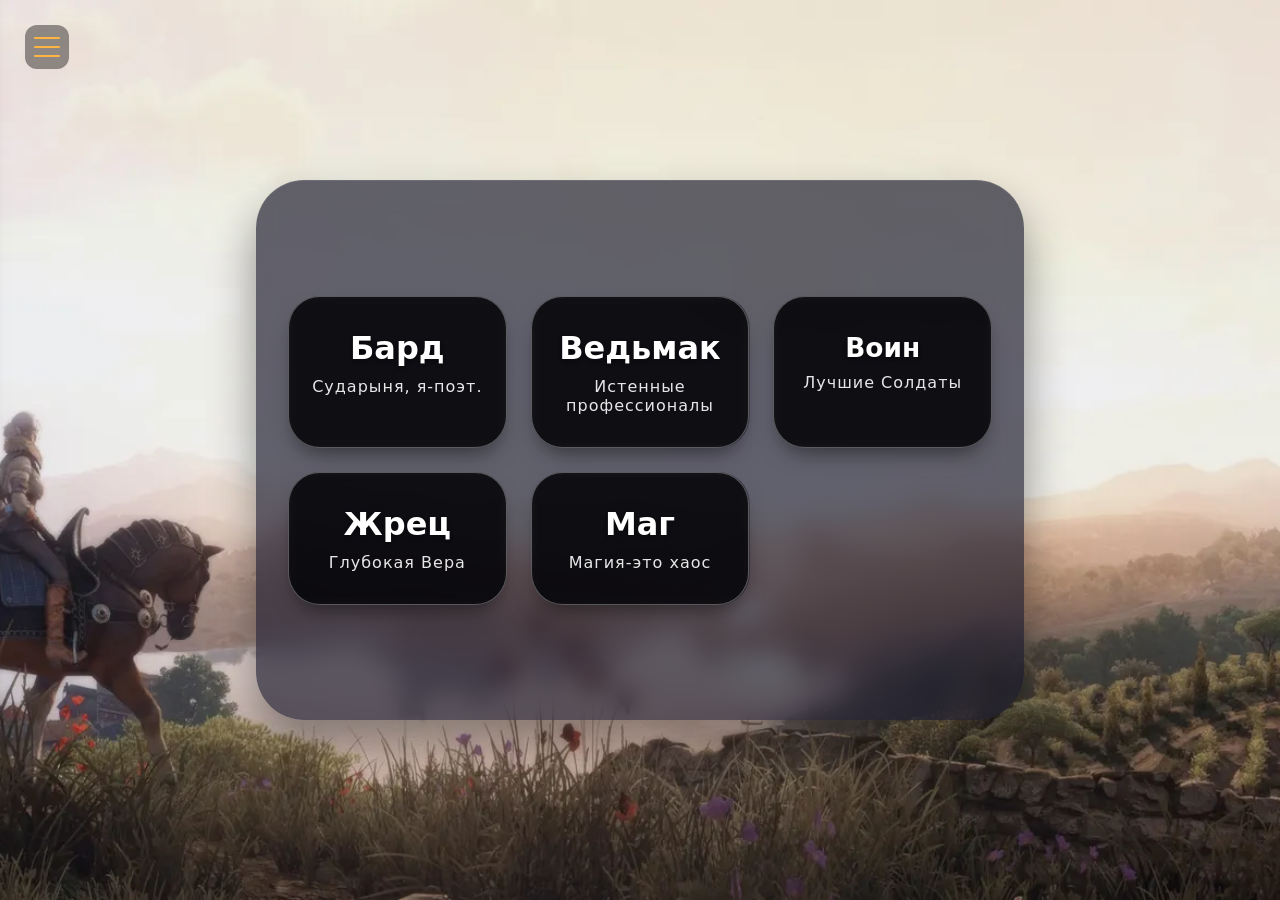
<file: Professions/Professions.html>
<!DOCTYPE html>
<html lang="ru">

<head>
    <meta charset="UTF-8">
    <meta name="viewport" content="width=device-width, initial-scale=1.0, user-scalable=yes">
    <title>Професси</title>
    <link rel="icon" href="../index/images-index/icon.png" type="image/png">
    <link rel="stylesheet" href="Professions-style.css">
    <script src="Professions-js.js" defer></script>
</head>

<body>

    <!--ПОЛУПРОЗРАЧНАЯ ПОДЛОЖКА-->
    <div class="glass-panel">
        <div class="rect-grid">
            <div class="rect-card" data-modal="modal1">
                <div class="rect-number">Бард</div>
                <div class="rect-label">Сударыня, я-поэт.</div>
            </div>
            <div class="rect-card" data-modal="modal2">
                <div class="rect-number">Ведьмак</div>
                <div class="rect-label">Истенные профессионалы</div>
            </div>
            <div class="rect-card" data-modal="modal3" style="padding: 35px 8px;">
                <div class="rect-number" style="font-size: 1.65rem; word-break: break-word;">Воин</div>
                <div class="rect-label">Лучшие Солдаты</div>
            </div>
            <div class="rect-card" data-modal="modal4">
                <div class="rect-number">Жрец</div>
                <div class="rect-label">Глубокая Вера</div>
            </div>
            <div class="rect-card" data-modal="modal5">
                <div class="rect-number">Маг</div>
                <div class="rect-label">Магия-это хаос</div>
            </div>
        </div>
    </div>
    <!--окно №1-->
    <div id="modal1" class="modal-overlay">
        <div class="modal-white-card">
            <div class="modal-header">Бард</div>
            <div class="modal-content-text">
                <table style="width: 100%; border-collapse: collapse;">
                    <tr>
                        <td style="padding: 6px 0;"><strong>Определяющий навык:</strong></td>
                        <td>Уличное выступление</td>
                    </tr>
                    <tr>
                        <td style="padding: 6px 0;"><strong>Энергия:</strong></td>
                        <td>0</td>
                    </tr>
                    <tr>
                        <td style="padding: 6px 0;"><strong>Магические способности:</strong></td>
                        <td>Нет</td>
                    </tr>
                </table>
                <p><strong>Навыки</strong></p>
                <div style="display: flex; flex-wrap: wrap; gap: 8px;">
                    <span style="background: #e2e8f0; padding: 4px 12px; border-radius: 20px;">Харизма</span>
                    <span style="background: #e2e8f0; padding: 4px 12px; border-radius: 20px;">Обман</span>
                    <span style="background: #e2e8f0; padding: 4px 12px; border-radius: 20px;">Выступление</span>
                    <span style="background: #e2e8f0; padding: 4px 12px; border-radius: 20px;">Язык(один на
                        выбор)</span>
                    <span style="background: #e2e8f0; padding: 4px 12px; border-radius: 20px;">Понимание людей</span>
                    <span style="background: #e2e8f0; padding: 4px 12px; border-radius: 20px;">Убеждение</span>
                    <span style="background: #e2e8f0; padding: 4px 12px; border-radius: 20px;">Ориентирование в
                        городе</span>
                    <span style="background: #e2e8f0; padding: 4px 12px; border-radius: 20px;">Искусство</span>
                    <span style="background: #e2e8f0; padding: 4px 12px; border-radius: 20px;">Соблазнение</span>
                    <span style="background: #e2e8f0; padding: 4px 12px; border-radius: 20px;">Этикет</span>
                </div>
                <p><strong>Снаряжение(выберите 5)</strong></p>
                <div style="display: flex; flex-wrap: wrap; gap: 8px;">
                    <span style="background: #e2e8f0; padding: 4px 12px; border-radius: 20px;">Доска для покера на
                        костях</span>
                    <span style="background: #e2e8f0; padding: 4px 12px; border-radius: 20px;">Колода для гвинта</span>
                    <span style="background: #e2e8f0; padding: 4px 12px; border-radius: 20px;">Ручное зеркальце</span>
                    <span style="background: #e2e8f0; padding: 4px 12px; border-radius: 20px;">Музыкальный
                        инструмент</span>
                    <span style="background: #e2e8f0; padding: 4px 12px; border-radius: 20px;">Фляга с выпивкой</span>
                    <span style="background: #e2e8f0; padding: 4px 12px; border-radius: 20px;">Кинжал</span>
                    <span style="background: #e2e8f0; padding: 4px 12px; border-radius: 20px;">Духи/одеколон</span>
                    <span style="background: #e2e8f0; padding: 4px 12px; border-radius: 20px;">Поясная сумка</span>
                    <span style="background: #e2e8f0; padding: 4px 12px; border-radius: 20px;">Набедренные ножны</span>
                    <span style="background: #e2e8f0; padding: 4px 12px; border-radius: 20px;">Дневник с замком</span>
                </div>
                <p><strong>Уличное выступление(Эмп)</strong><br>
                    Бард весьма полезен в группе, особенно когда у вас не хватает денег. Бард может потратить час
                    времени и совершить проверку Уличного выступления в центре ближайшего города. Результат броска — это
                    сумма, которую бард заработал за время уличного выступления. Критический провал может снизить
                    результат броска. Отрицательный результат означает, что бард не только не заработал денег, но и был
                    освистан местными, что даёт ему штраф -2 к Харизме при контакте со всеми в этом городе на остаток
                    дня.</p>
            </div>
            <button class="modal-close-btn" data-close="modal1">✕ Закрыть</button>
        </div>
    </div>

    <!--окно №2-->
    <div id="modal2" class="modal-overlay">
        <div class="modal-white-card">
            <div class="modal-header">Ведьмаки</div>
            <div class="modal-content-text">
                <table style="width: 100%; border-collapse: collapse;">
                    <tr>
                        <td style="padding: 6px 0;"><strong>Определяющий навык:</strong></td>
                        <td>Подготовка ведьмака</td>
                    </tr>
                    <tr>
                        <td style="padding: 6px 0;"><strong>Энергия:</strong></td>
                        <td>2</td>
                    </tr>
                    <tr>
                        <td style="padding: 6px 0;"><strong>Магические способности:</strong></td>
                        <td>Все базовые знаки</td>
                    </tr>
                </table>
                <p><strong>Навыки</strong></p>
                <div style="display: flex; flex-wrap: wrap; gap: 8px;">
                    <span style="background: #e2e8f0; padding: 4px 12px; border-radius: 20px;">Внимание</span>
                    <span style="background: #e2e8f0; padding: 4px 12px; border-radius: 20px;">Дедукция</span>
                    <span style="background: #e2e8f0; padding: 4px 12px; border-radius: 20px;">Сотворение
                        заклинаний</span>
                    <span style="background: #e2e8f0; padding: 4px 12px; border-radius: 20px;">Алхимия</span>
                    <span
                        style="background: #e2e8f0; padding: 4px 12px; border-radius: 20px;">Уклонение/Изворотливость</span>
                    <span style="background: #e2e8f0; padding: 4px 12px; border-radius: 20px;">Выживание в дикой
                        природе</span>
                    <span style="background: #e2e8f0; padding: 4px 12px; border-radius: 20px;">Владение мечом</span>
                    <span style="background: #e2e8f0; padding: 4px 12px; border-radius: 20px;">Атлетика</span>
                    <span style="background: #e2e8f0; padding: 4px 12px; border-radius: 20px;">Скрытность</span>
                    <span style="background: #e2e8f0; padding: 4px 12px; border-radius: 20px;">Верховая езда</span>
                </div>
                <p><strong>Снаряжение(выберите 2)</strong></p>
                <div style="display: flex; flex-wrap: wrap; gap: 8px;">
                    <span style="background: #e2e8f0; padding: 4px 12px; border-radius: 20px;">Инструменты
                        алхимика</span>
                    <span style="background: #e2e8f0; padding: 4px 12px; border-radius: 20px;">Лошадь</span>
                    <span style="background: #e2e8f0; padding: 4px 12px; border-radius: 20px;">Метательные ножи
                        х5</span>
                    <span style="background: #e2e8f0; padding: 4px 12px; border-radius: 20px;">Ручной арбалет</span>
                    <span style="background: #e2e8f0; padding: 4px 12px; border-radius: 20px;">Двуслойный
                        гамбезон</span>
                </div>
                <p><strong>Особое cнаряжение</strong></p>
                <div style="display: flex; flex-wrap: wrap; gap: 8px;">
                    <span style="background: #e2e8f0; padding: 4px 12px; border-radius: 20px;">Ведьмачий медальон</span>
                    <span style="background: #e2e8f0; padding: 4px 12px; border-radius: 20px;">Стальной ведьмачий
                        меч</span>
                    <span style="background: #e2e8f0; padding: 4px 12px; border-radius: 20px;">Серебряный ведьмачий
                        меч</span>
                    <span style="background: #e2e8f0; padding: 4px 12px; border-radius: 20px;">Формула эликсира
                        х2</span>
                    <span style="background: #e2e8f0; padding: 4px 12px; border-radius: 20px;">Формула масла х2</span>
                    <span style="background: #e2e8f0; padding: 4px 12px; border-radius: 20px;">Формула отвара</span>
                </div>
                <p><strong>Подготовка ведьмака (Инт)</strong><br>
                    Большинство ведьмаков проводят детство и юность в крепости, корпя над пыльными томами и проходя
                    чудовищные боевые тренировки. Многие говорят, что главное оружие ведьмака — это знания о чудовищах и
                    умение найти выход из любой ситуации. Находясь в опасной среде или на пересечённой местности,
                    ведьмак может снизить соответствующие штрафы на половину значения своего навыка Подготовка ведьмака
                    (минимум 1). Подготовку ведьмака также можно использовать в любой ситуации, где понадобился бы навык
                    Монстрология.</p>
            </div>
            <button class="modal-close-btn" data-close="modal2">✕ Закрыть</button>
        </div>
    </div>

    <div id="modal3" class="modal-overlay">
        <div class="modal-white-card">
            <div class="modal-header">Воин</div>
            <div class="modal-content-text">
                <table style="width: 100%; border-collapse: collapse;">
                    <tr>
                        <td style="padding: 6px 0;"><strong>Определяющий навык:</strong></td>
                        <td>Крепче стали</td>
                    </tr>
                    <tr>
                        <td style="padding: 6px 0;"><strong>Энергия:</strong></td>
                        <td>0</td>
                    </tr>
                    <tr>
                        <td style="padding: 6px 0;"><strong>Магические способности:</strong></td>
                        <td>Нет</td>
                    </tr>
                </table>
                <p><strong>Навыки</strong></p>
                <div style="display: flex; flex-wrap: wrap; gap: 8px;">
                    <span style="background: #e2e8f0; padding: 4px 12px; border-radius: 20px;">Любые 5 боевых
                        навыков</span>
                    <span style="background: #e2e8f0; padding: 4px 12px; border-radius: 20px;">Выживание в дикой
                        природе</span>
                    <span style="background: #e2e8f0; padding: 4px 12px; border-radius: 20px;">Храбрость</span>
                    <span style="background: #e2e8f0; padding: 4px 12px; border-radius: 20px;">Сила</span>
                    <span style="background: #e2e8f0; padding: 4px 12px; border-radius: 20px;">Запугивание</span>
                    <span
                        style="background: #e2e8f0; padding: 4px 12px; border-radius: 20px;">Уклонение/Изворотливость</span>
                </div>
                <p><strong>Снаряжение(выберите 5)</strong></p>
                <div style="display: flex; flex-wrap: wrap; gap: 8px;">
                    <span style="background: #e2e8f0; padding: 4px 12px; border-radius: 20px;">Корд</span>
                    <span style="background: #e2e8f0; padding: 4px 12px; border-radius: 20px;">Копьё</span>
                    <span style="background: #e2e8f0; padding: 4px 12px; border-radius: 20px;">Боевой топор</span>
                    <span style="background: #e2e8f0; padding: 4px 12px; border-radius: 20px;">Метательные ножи
                        х5</span>
                    <span style="background: #e2e8f0; padding: 4px 12px; border-radius: 20px;">Наплечная сумка</span>
                    <span style="background: #e2e8f0; padding: 4px 12px; border-radius: 20px;">Кольчужный капюшон</span>
                    <span style="background: #e2e8f0; padding: 4px 12px; border-radius: 20px;">Бриганти</span>
                    <span style="background: #e2e8f0; padding: 4px 12px; border-radius: 20px;">Усиленные штаны</span>
                    <span style="background: #e2e8f0; padding: 4px 12px; border-radius: 20px;">Арбалет и арбалетные
                        болты х20</span>
                    <span style="background: #e2e8f0; padding: 4px 12px; border-radius: 20px;">Стальной баклер</span>
                </div>
                <p><strong>Крепче стали (Тел)</strong><br>
                    Настоящие воины — будь то темерские «Синие полоски» или нильфгаардцы из бригады «Импера» — никогда
                    не сдаются. Когда ПЗ воина
                    опускается до 0 или ниже, он может
                    совершить проверку навыка Крепче
                    стали со сложностью (СЛ), равной
                    количеству отрицательных ПЗ х 2,
                    чтобы продолжить сражаться. При
                    провале воин оказывается при смерти. При успехе он может продолжать
                    сражение, как если бы его ПЗ были
                    ниже порога ранения. Получив урон,
                    он вновь должен совершить проверку со СЛ, зависящей от его ПЗ.</p>
            </div>
            <button class="modal-close-btn" data-close="modal3">✕ Закрыть</button>
        </div>
    </div>

    <div id="modal4" class="modal-overlay">
        <div class="modal-white-card">
            <div class="modal-header">Жрец</div>
            <div class="modal-content-text">
                <table style="width: 100%; border-collapse: collapse;">
                    <tr>
                        <td style="padding: 6px 0;"><strong>Определяющий навык:</strong></td>
                        <td>Посвящённый</td>
                    </tr>
                    <tr>
                        <td style="padding: 6px 0;"><strong>Энергия:</strong></td>
                        <td>2</td>
                    </tr>
                    <tr>
                        <td style="padding: 6px 0;"><strong>Магические способности:</strong></td>
                        <td>2 инвокации новичка, ритуала новичка, порчи с низкой опасностью</td>
                    </tr>
                </table>
                <p><strong>Навыки</strong></p>
                <div style="display: flex; flex-wrap: wrap; gap: 8px;">
                    <span style="background: #e2e8f0; padding: 4px 12px; border-radius: 20px;">Любые 5 боевых
                        навыков</span>
                    <span style="background: #e2e8f0; padding: 4px 12px; border-radius: 20px;">Проведение
                        ритуалов</span>
                    <span style="background: #e2e8f0; padding: 4px 12px; border-radius: 20px;">Лидерство</span>
                    <span style="background: #e2e8f0; padding: 4px 12px; border-radius: 20px;">Храбрость</span>
                    <span style="background: #e2e8f0; padding: 4px 12px; border-radius: 20px;">Понимание людей</span>
                    <span style="background: #e2e8f0; padding: 4px 12px; border-radius: 20px;">Наведение порчи</span>
                    <span style="background: #e2e8f0; padding: 4px 12px; border-radius: 20px;">Первая помощь</span>
                    <span style="background: #e2e8f0; padding: 4px 12px; border-radius: 20px;">Харизма</span>
                    <span style="background: #e2e8f0; padding: 4px 12px; border-radius: 20px;">Выживание в дикой
                        природе</span>
                    <span style="background: #e2e8f0; padding: 4px 12px; border-radius: 20px;">Передача знаний</span>
                    <span style="background: #e2e8f0; padding: 4px 12px; border-radius: 20px;">Сотворение
                        заклинаний</span>
                </div>
                <p><strong>Снаряжение(выберите 5)</strong></p>
                <div style="display: flex; flex-wrap: wrap; gap: 8px;">
                    <span style="background: #e2e8f0; padding: 4px 12px; border-radius: 20px;">Священный символ</span>
                    <span style="background: #e2e8f0; padding: 4px 12px; border-radius: 20px;">Обеззараживающаяжидкость
                        х5</span>
                    <span style="background: #e2e8f0; padding: 4px 12px; border-radius: 20px;">Инструменты
                        алхимика</span>
                    <span style="background: #e2e8f0; padding: 4px 12px; border-radius: 20px;">Хирургические
                        инструменты</span>
                    <span style="background: #e2e8f0; padding: 4px 12px; border-radius: 20px;">Песочные часы
                        (час)</span>
                    <span style="background: #e2e8f0; padding: 4px 12px; border-radius: 20px;">Кинжал</span>
                    <span style="background: #e2e8f0; padding: 4px 12px; border-radius: 20px;">Посох</span>
                    <span style="background: #e2e8f0; padding: 4px 12px; border-radius: 20px;">Кровосвёртывающий порошок
                        х5</span>
                    <span style="background: #e2e8f0; padding: 4px 12px; border-radius: 20px;">Обезболивающие травы
                        х5</span>
                    <span style="background: #e2e8f0; padding: 4px 12px; border-radius: 20px;">Ингредиенты общей
                        стоимостью 100 крон</span>
                </div>
                <p><strong>Посвящённый (Эми)</strong><br>
                    В большинстве церквей мира рады
                    посетителям. Служители храмов помогают местным жителям и с радостью принимают новообращённых
                    в свою веру. Жрец может совершить
                    проверку навыка Посвящённый (СЛ
                    определяет ведущий) в храме своей
                    религии, чтобы получить бесплатный кров, исцеление и прочие услуги
                    на усмотрение ведущего. Навык Посвящённый также можно использовать при общении с единоверцами,
                    но получите вы куда меньше, чем
                    в церкви. Посвящённый не действует при общении с теми, кто исповедует другую веру.</p>
            </div>
            <button class="modal-close-btn" data-close="modal4">✕ Закрыть</button>
        </div>
    </div>

    <div id="modal5" class="modal-overlay">
        <div class="modal-white-card">
            <div class="modal-header">Маг</div>
            <div class="modal-content-text">
                <table style="width: 100%; border-collapse: collapse;">
                    <tr>
                        <td style="padding: 6px 0;"><strong>Определяющий навык:</strong></td>
                        <td>Магические познания</td>
                    </tr>
                    <tr>
                        <td style="padding: 6px 0;"><strong>Энергия:</strong></td>
                        <td>5</td>
                    </tr>
                    <tr>
                        <td style="padding: 6px 0;"><strong>Магические способности:</strong></td>
                        <td>5 заклинаний новичка, 1 ритуал новичка и порчи с низкой опасностью</td>
                    </tr>
                </table>
                <p><strong>Навыки</strong></p>
                <div style="display: flex; flex-wrap: wrap; gap: 8px;">
                    <span style="background: #e2e8f0; padding: 4px 12px; border-radius: 20px;">Понимание людей</span>
                    <span style="background: #e2e8f0; padding: 4px 12px; border-radius: 20px;">Сотворение
                        заклинаний</span>
                    <span style="background: #e2e8f0; padding: 4px 12px; border-radius: 20px;">Наведение порчи</span>
                    <span style="background: #e2e8f0; padding: 4px 12px; border-radius: 20px;">Сопротивление
                        магии</span>
                    <span style="background: #e2e8f0; padding: 4px 12px; border-radius: 20px;">Владение древковым
                        оружием</span>
                    <span style="background: #e2e8f0; padding: 4px 12px; border-radius: 20px;">Образование
                    </span>
                    <span style="background: #e2e8f0; padding: 4px 12px; border-radius: 20px;">Проведение
                        ритуалов
                    </span>
                    <span style="background: #e2e8f0; padding: 4px 12px; border-radius: 20px;">Этикет</span>
                    <span style="background: #e2e8f0; padding: 4px 12px; border-radius: 20px;">Соблазнение</span>
                    <span style="background: #e2e8f0; padding: 4px 12px; border-radius: 20px;">Внешний вид</span>
                </div>
                <p><strong>Снаряжение(выберите 5)</strong></p>
                <div style="display: flex; flex-wrap: wrap; gap: 8px;">
                    <span style="background: #e2e8f0; padding: 4px 12px; border-radius: 20px;">Песочные часы
                        (час)</span>
                    <span style="background: #e2e8f0; padding: 4px 12px; border-radius: 20px;">Набор для макияжа</span>
                    <span style="background: #e2e8f0; padding: 4px 12px; border-radius: 20px;">Поясная сумка</span>
                    <span style="background: #e2e8f0; padding: 4px 12px; border-radius: 20px;">Письменные
                        принадлежности</span>
                    <span style="background: #e2e8f0; padding: 4px 12px; border-radius: 20px;">Ручное зеркальце</span>
                    <span style="background: #e2e8f0; padding: 4px 12px; border-radius: 20px;">Кинжал</span>
                    <span style="background: #e2e8f0; padding: 4px 12px; border-radius: 20px;">Посох</span>
                    <span style="background: #e2e8f0; padding: 4px 12px; border-radius: 20px;">Набедренные ножны</span>
                    <span style="background: #e2e8f0; padding: 4px 12px; border-radius: 20px;">Дневник</span>
                    <span style="background: #e2e8f0; padding: 4px 12px; border-radius: 20px;">Ингредиенты общей
                        стоимостью 100 крон</span>
                </div>
                <p><strong>Магические познания
                        (Инт)
                    </strong><br>
                    Для того чтобы стать полноправным
                    магом, способный к магии адепт должен пройти обучение в одной из магическихакадемий. Магможет
                    совершить
                    проверку Магических познаний, если
                    ему попадётся магический феномен,
                    если он увидит незнакомое заклинание
                    или захочет узнать ответ на какой-то
                    теоретический вопрос. СЛ проверки
                    определяется ведущим. При успехе маг
                    узнаёт всё, что касается данного магического феномена. Проверка Магических познаний также может
                    заменить
                    проверку Внимания для обнаружения
                    использованной магии и духов</p>
            </div>
            <button class="modal-close-btn" data-close="modal5">✕ Закрыть</button>
        </div>
    </div>
    
    <!--Меню бургер-->
    <div class="menu-toggle" id="menuToggle">
        <div class="hamburger">
            <span></span><span></span><span></span>
        </div>
    </div>

    <nav class="slide-menu" id="slideMenu">
        <div class="menu-header">
            <span class="menu-title">Навигация</span>
            <button class="close-menu" id="closeMenu">&times;</button>
        </div>
        <ul class="menu-list">
            <li><a href="../index.html">Главная</a></li>
            <li class="has-submenu">
                <div class="menu-item">
                    <span>Основы НРИ</span>
                    <span class="submenu-arrow">▼</span>
                </div>
                <ul class="submenu">
                    <li><a href='../Basics of NRI/What is NRI.HTML'>Что такое НРИ?</a></li>
                    <li><a href="../Basics of NRI/Disclaimer.html">Дисклеймер</a></li>
                </ul>
            </li>
            <li class="has-submenu">
                <div class="menu-item">
                    <span>Правила</span>
                    <span class="submenu-arrow">▼</span>
                </div>
                <ul class="submenu">
                    <li><a href='../Rules/Rolls.html'>Броски</a></li>
                    <li><a href='../Rules/Fight.html'>Бой и ранения</a></li>
                </ul>
            </li>
            <li class="has-submenu">
                <div class="menu-item">
                    <span>Создание персонажа</span>
                    <span class="submenu-arrow">▼</span>
                </div>
                <ul class="submenu">
                    <li><a href='../races/races.html'> Расы</a></li>
                    <li><a href='#'>Професии</a></li>
                </ul>
            </li>
            <li><a href="../List/list.html">Лист Персонажа</a></li>
        </ul>
    </nav>

    <div class="menu-overlay" id="menuOverlay"></div>
    </main>
</body>

</html>
</file>
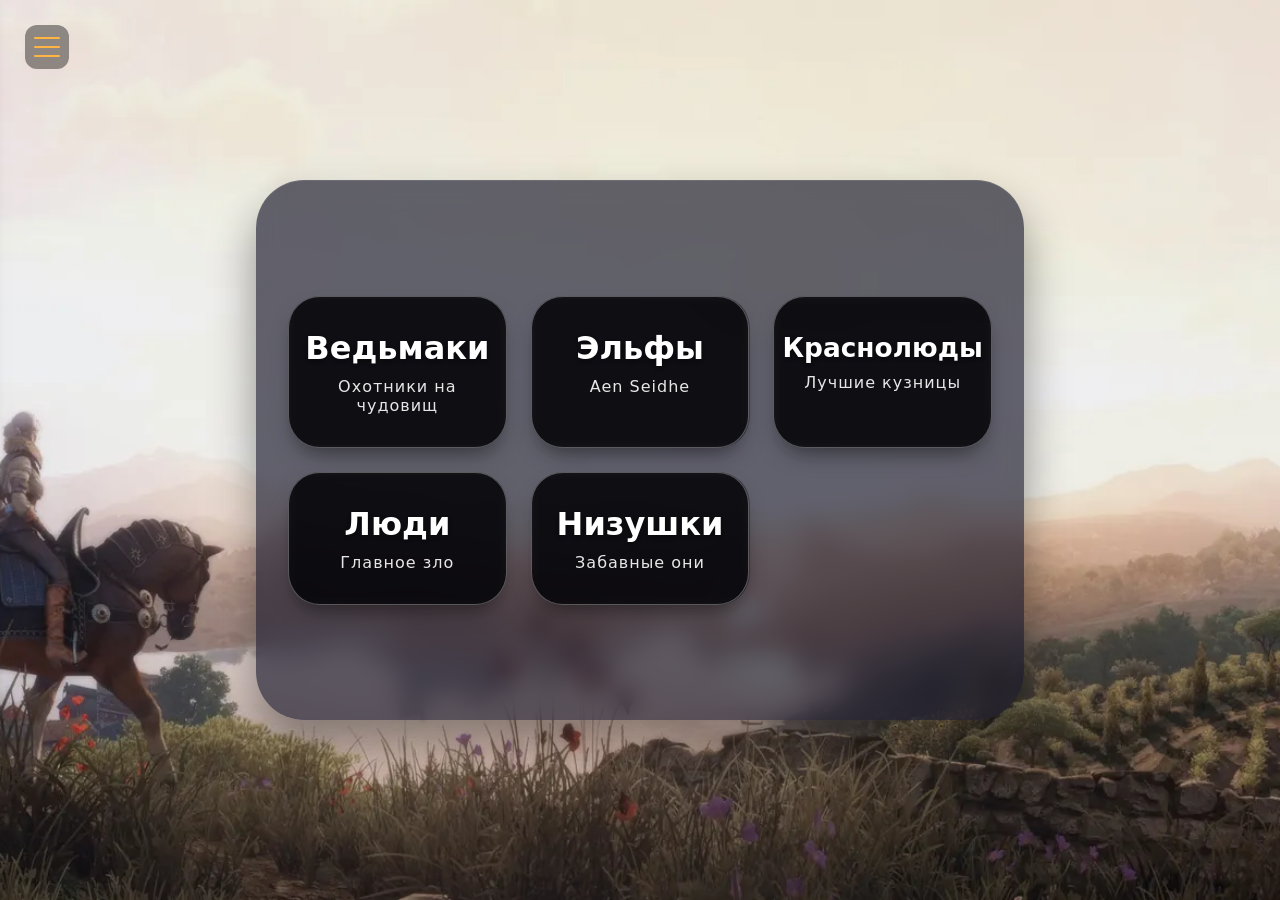
<file: races/races.html>
<!DOCTYPE html>
<html lang="ru">

<head>
    <meta charset="UTF-8">
    <meta name="viewport" content="width=device-width, initial-scale=1.0, user-scalable=yes">
    <title>Расы</title>
    <link rel="icon" href="../index/images-index/icon.png" type="image/png">
    <link rel="stylesheet" href="races-style.css">
    <script src="rases-js.js" defer></script>
</head>

<body>

    <!--ПОЛУПРОЗРАЧНАЯ ПОДЛОЖКА-->
    <div class="glass-panel">
        <div class="rect-grid">
            <div class="rect-card" data-modal="modal1">
                <div class="rect-number">Ведьмаки</div>
                <div class="rect-label">Охотники на чудовищ</div>
            </div>
            <div class="rect-card" data-modal="modal2">
                <div class="rect-number">Эльфы</div>
                <div class="rect-label">Aen Seidhe</div>
            </div>
            <div class="rect-card" data-modal="modal3" style="padding: 35px 8px;">
                <div class="rect-number" style="font-size: 1.65rem; word-break: break-word;">Краснолюды</div>
                <div class="rect-label">Лучшие кузницы</div>
            </div>
            <div class="rect-card" data-modal="modal4">
                <div class="rect-number">Люди</div>
                <div class="rect-label">Главное зло</div>
            </div>
            <div class="rect-card" data-modal="modal5">
                <div class="rect-number">Низушки</div>
                <div class="rect-label">Забавные они</div>
            </div>
        </div>
    </div>
    <!--окно №1-->
    <div id="modal1" class="modal-overlay">
        <div class="modal-white-card">
            <div class="modal-header">Ведьмаки</div>
            <div class="modal-content-text">
                <p><strong>Притупление эмоций</strong><br>
                    Из-за Притупления эмоций значение Эмп ведьмака не может быть выше 6.<br>
                    Из-за пережитых страданий и мутаций
                    эмоции у ведьмаков притупляются. Ведьмакам не нужно совершать проверки Храбрости против Запугивания,
                    но они получают
                    штраф -4 к Эмпатии. При этом значение Эмпатии ведьмака не может быть ниже 1.
                </p>
                <p><strong>Обострённые чувства</strong><br>
                    Благодаря обострённым чувствам ведьмаки не получают штрафов при слабом свете
                    и получают врождённый бонус +1 к Вниманию, а также возможность выслеживания по запаху.</p>
                <p><strong>Стойкость мутанта</strong><br>
                    После всех мутаций ведьмаки становятся
                    невосприимчивы к болезням и способны
                    использовать мутагены.</p>
                <p><strong>Молниеносная реакция</strong><br>
                    Благодаря интенсивным тренировкам и мутациям ведьмаки куда быстрее и проворнее
                    обычных людей. Они получают постоянный
                    бонус +1 к Реакции и Ловкости, позволяющий сделать эти значения больше 10.</p>
            </div>
            <button class="modal-close-btn" data-close="modal1">✕ Закрыть</button>
        </div>
    </div>

    <!--окно №2-->
    <div id="modal2" class="modal-overlay">
        <div class="modal-white-card">
            <div class="modal-header">Эльфы</div>
            <div class="modal-content-text">
                <p><strong>Чувство прекрасного</strong><br>
                    У эльфов есть врождённая творческая жилка и развитое чувство прекрасного. Эльфы получают врождённый
                    бонус +1 к Искусству.</p>
                <p><strong>Стрелок</strong><br>
                    Благодаря давним традициям и постоянным тренировкам эльфы — одни из лучших лучников в мире. Эльфы
                    получают врождённый бонус +2 к Стрельбе из лука и способны выхватыз гть и натягивать лук, не тратя
                    на это действие.</p>
                <p><strong>Единение с природой</strong><br>
                    Эльфы тесно связаны с природой. Они не тревожат животных — любой зверь, встреченный эльфом, будет
                    относиться к нему дружелюбно и не нападёт без провокации. Эльфы также способны автоматически
                    находить любые обычные и повсеместные субстанции растительного происхождения, если искомые растения
                    обитают в природе на данной территории.</p>
            </div>
            <button class="modal-close-btn" data-close="modal2">✕ Закрыть</button>
        </div>
    </div>

    <!--окно №3-->
    <div id="modal3" class="modal-overlay">
        <div class="modal-white-card">
            <div class="modal-header">Краснолюды</div>
            <div class="modal-content-text">
                <p><strong>Закалённый</strong></p>
                <p>У краснолюдов весьма крепкая кожа, имеющая врождённую прочность 2. Данная величина прибавляется к
                    прочности любой брони и не может быть понижена разрушающим уроном.</p>
                <p><strong>Силач</strong></p>
                Благодаря невысокому росту и склонности к тяжёлой работе, требующей физических усилий, краснолюды
                получают +1 к Силе и повышают своё значение Переносимого веса на 25.</p>
                <p><strong>Намётанный глаз</strong></p>
                Краснолюды — прекрасные оценщики, обладающие вниманием к деталям, а потому обмануть их весьма трудно.
                Краснолюды получают врождённый бонус +1 к Торговле.</p>
            </div>
            <button class="modal-close-btn" data-close="modal3">✕ Закрыть</button>
        </div>
    </div>

    <!--окно №4-->
    <div id="modal4" class="modal-overlay">
        <div class="modal-white-card">
            <div class="modal-header">Люди</div>
            <div class="modal-content-text">
                <p><strong>Доверие</strong></p>
                <p>В мире, где нелюдям не доверяют, людям довериться куда проще. У людей есть врождённый бонус +1 к
                    проверкам Харизмы, Соблазнения и Убеждения против других людей.</p>
                <p><strong>Изобретательность</strong></p>
                <p>Люди умны и зачастую находят великолепные решения сложных проблем. Люди получают врождённый бонус +1
                    к Дедукции.</p>
                <p><strong>Упрямство</strong></p>
                <p>Одно из величайших преимуществ человеческой расы — нежелание отступать даже в опасной ситуации. Они
                    могут собраться с духом и перебросить неудачный результат проверки Сопротивления убеждению или
                    Храбрости, но не более 3 раз за игровую партию. В таком случае из двух результатов выбирают
                    наивысший, но если результат всё равно провальный, то вновь использовать Упрямство нельзя.</p>
            </div>
            <button class="modal-close-btn" data-close="modal4">✕ Закрыть</button>
        </div>
    </div>

    <!--окно №5-->
    <div id="modal5" class="modal-overlay">
        <div class="modal-white-card">
            <div class="modal-header">Низушки</div>
            <div class="modal-content-text">
                <p><strong>Проворство</strong></p>
                <p>Низушки от природы шустры и ловки. Они получают врождённый бонус +1 к Атлетике.</p>
                <p><strong>Сельский труженик</strong></p>
                <p>Низушков часто тянет к сельскому хозяйству благодаря вековым традициям и врождённой склонности к
                    разведению животных. Низушки получают врождённый бонус +2 к навыку Выживание в дикой природе, а
                    также при попытке успокоить, приручить или подчинить себе животное.</p>
                <p><strong>Защита против магии</strong></p>
                <p>По неизвестной причине низушки обладают сопротивлением определённым формам магии. Они получают
                    врождённый бонус +5 к Сопротивлению магии и могут совершать проверки Сопротивления магии, чтобы
                    отменить эффекты любого заклинания, воздействующего на разум, даже если обычно такая проверка
                    запрещена. Однако ведьмачьи эликсиры и прочие магические зелья не приносят низушкам пользы (даже
                    если низушек успешно пройдёт проверку Стойкости).</p>
            </div>
            <button class="modal-close-btn" data-close="modal5">✕ Закрыть</button>
        </div>
    </div>
    <!--Меню бургер-->
    <div class="menu-toggle" id="menuToggle">
        <div class="hamburger">
            <span></span><span></span><span></span>
        </div>
    </div>

    <nav class="slide-menu" id="slideMenu">
        <div class="menu-header">
            <span class="menu-title">Навигация</span>
            <button class="close-menu" id="closeMenu">&times;</button>
        </div>
        <ul class="menu-list">
            <li><a href="../index.html">Главная</a></li>
            <li class="has-submenu">
                <div class="menu-item">
                    <span>Основы НРИ</span>
                    <span class="submenu-arrow">▼</span>
                </div>
                <ul class="submenu">
                    <li><a href='../Basics of NRI/What is NRI.HTML'>Что такое НРИ?</a></li>
                    <li><a href="../Basics of NRI/Disclaimer.html">Дисклеймер</a></li>
                </ul>
            </li>
            <li class="has-submenu">
                <div class="menu-item">
                    <span>Правила</span>
                    <span class="submenu-arrow">▼</span>
                </div>
                <ul class="submenu">
                    <li><a href='../Rules/Rolls.html'>Броски</a></li>
                    <li><a href='../Rules/Fight.html'>Бой и ранения</a></li>
                </ul>
            </li>
            <li class="has-submenu">
                <div class="menu-item">
                    <span>Создание персонажа</span>
                    <span class="submenu-arrow">▼</span>
                </div>
                <ul class="submenu">
                    <li><a href='#'> Расы</a></li>
                    <li><a href='../Professions/Professions.html'>Професии</a></li>
                </ul>
            </li>
            <li><a href="../List/list.html">Лист Персонажа</a></li>
        </ul>
    </nav>

    <div class="menu-overlay" id="menuOverlay"></div>
    </main>
</body>

</html>
</file>
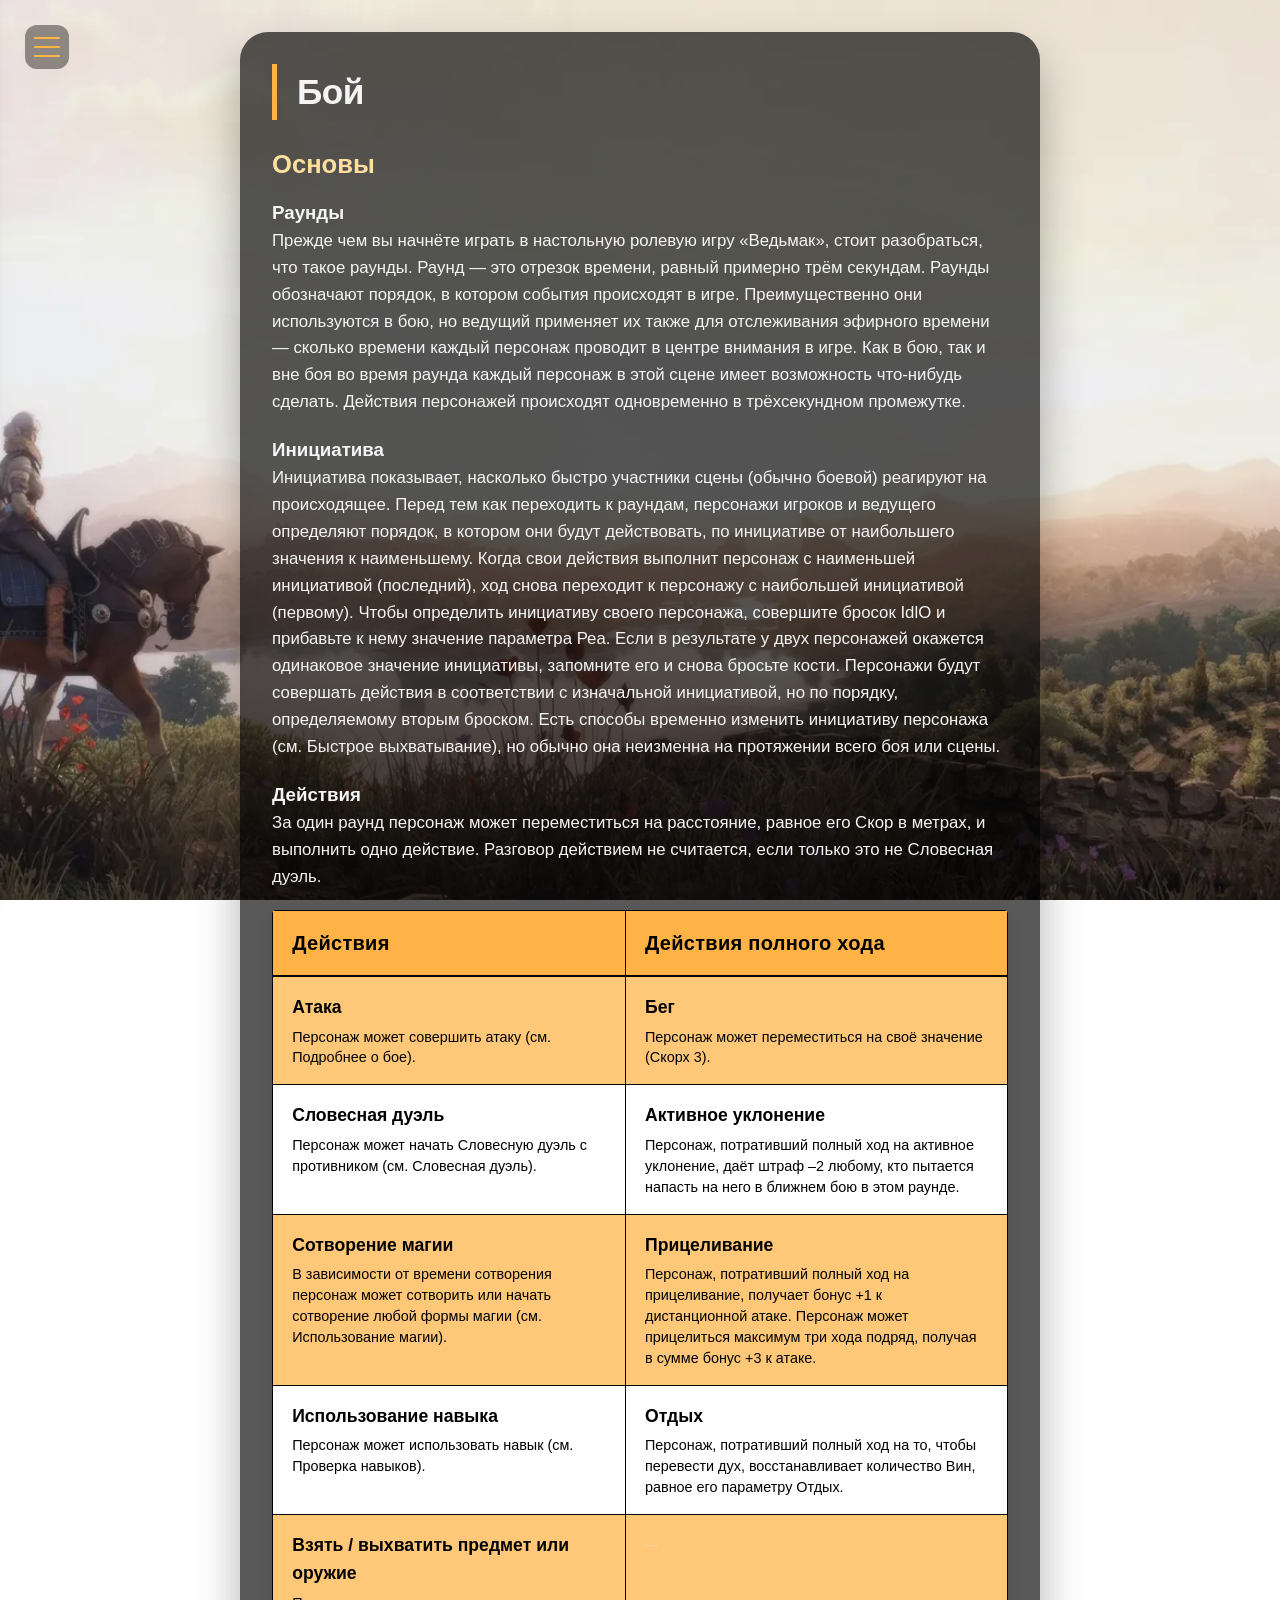
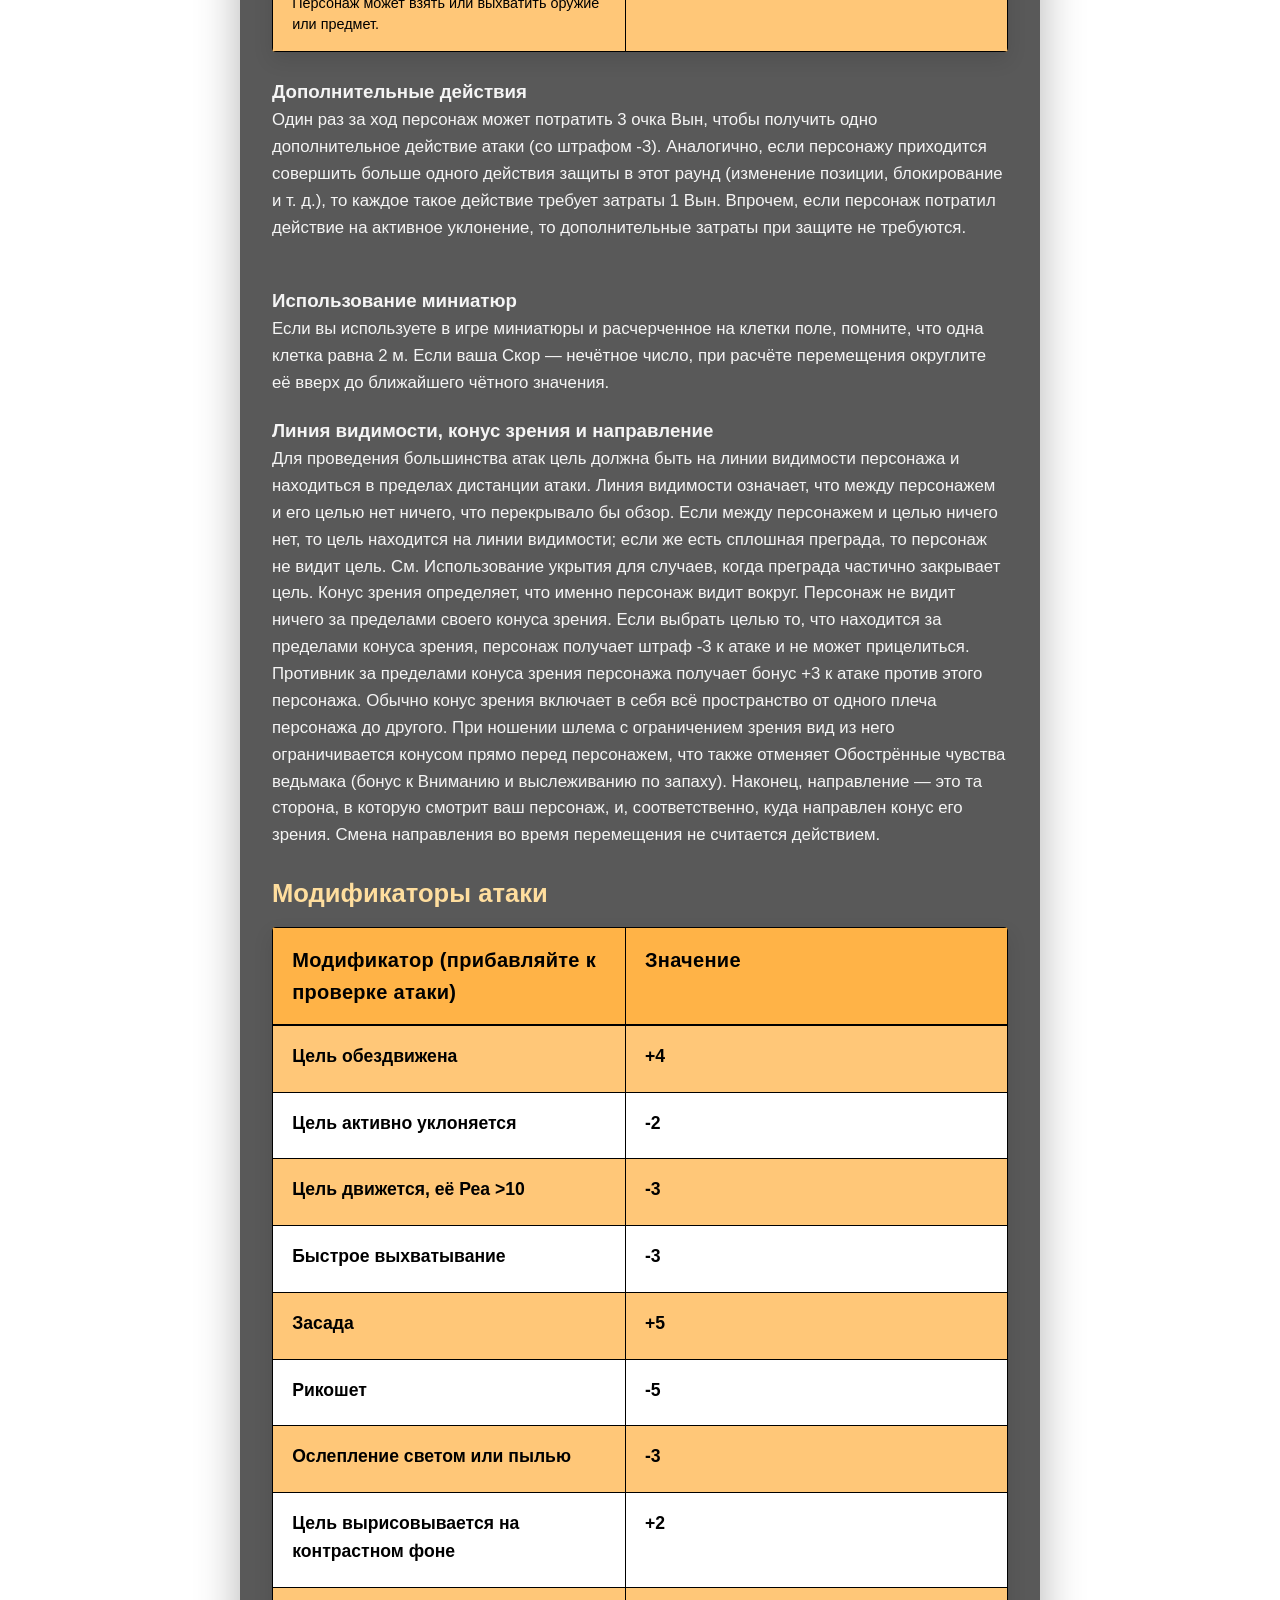
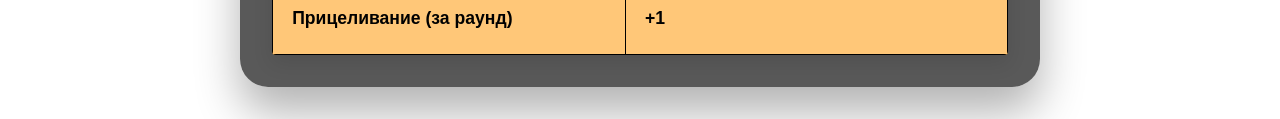
<file: Rules/Fight.html>
<!DOCTYPE html>
<html lang="ru">

<head>
    <meta charset="UTF-8">
    <meta name="viewport" content="width=device-width, initial-scale=1.0, user-scalable=yes">
    <title>Бой</title>
    <link rel="icon" href="../index/images-index/icon.png" type="image/png">
    <link rel="stylesheet" href="../Sample/Sample.css">
    <link rel="stylesheet" href="../Menu/menu.css">
    <link rel="stylesheet" href="../Sample/table.css">
    <script src="../Menu/menu.js" defer></script>
</head>

<body>
    <div class="content-card">
        <h1>Бой</h1>
        <h2>Основы</h2>
        <h3>Раунды</h3>
        <p>Прежде чем вы начнёте играть в настольную ролевую игру «Ведьмак»,
            стоит разобраться, что такое раунды. Раунд — это отрезок времени,
            равный примерно трём секундам.
            Раунды обозначают порядок, в котором события происходят в игре.
            Преимущественно они используются в бою, но ведущий применяет
            их также для отслеживания эфирного времени — сколько времени
            каждый персонаж проводит в центре внимания в игре. Как в бою, так
            и вне боя во время раунда каждый
            персонаж в этой сцене имеет возможность что-нибудь сделать.
            Действия персонажей происходят
            одновременно в трёхсекундном
            промежутке.
        </p>
        <h3>Инициатива</h3>
        <p>Инициатива показывает, насколько быстро участники сцены
            (обычно боевой) реагируют на
            происходящее. Перед тем как переходить к раундам, персонажи
            игроков и ведущего определяют
            порядок, в котором они будут
            действовать, по инициативе от
            наибольшего значения к наименьшему. Когда свои действия выполнит персонаж с наименьшей инициативой
            (последний), ход снова
            переходит к персонажу с наибольшей инициативой (первому).
            Чтобы определить инициативу
            своего персонажа, совершите бросок IdlO и прибавьте к нему значение параметра Реа. Если в результате у двух
            персонажей окажется
            одинаковое значение инициативы,
            запомните его и снова бросьте кости. Персонажи будут совершать
            действия в соответствии с изначальной инициативой, но по порядку, определяемому вторым броском. Есть способы
            временно
            изменить инициативу персонажа
            (см. Быстрое выхватывание), но
            обычно она неизменна на протяжении всего боя или сцены.
        </p>
        <h3>Действия</h3>
        <p>За один раунд персонаж может
            переместиться на расстояние,
            равное его Скор в метрах, и выполнить одно действие. Разговор действием не считается, если
            только это не Словесная дуэль.

        <div class="table-container">
            <table class="word-table">
                <thead>
                    <tr>
                        <th> Действия</th>
                        <th> Действия полного хода</th>
                    </tr>
                </thead>
                <tbody>
                    <tr>
                        <td>
                            <div class="action-title">Атака</div>
                            <div class="action-desc">Персонаж может совершить атаку (см. Подробнее о бое).</div>
                        </td>
                        <td>
                            <div class="action-title">Бег</div>
                            <div class="action-desc">Персонаж может переместиться на своё значение (Скорх 3).</div>
                        </td>
                    </tr>
                    <tr>
                        <td>
                            <div class="action-title">Словесная дуэль</div>
                            <div class="action-desc">Персонаж может начать Словесную дуэль с противником (см. Словесная
                                дуэль).</div>
                        </td>
                        <td>
                            <div class="action-title">Активное уклонение</div>
                            <div class="action-desc">Персонаж, потративший полный ход на активное уклонение, даёт штраф
                                –2 любому, кто пытается напасть на него в ближнем бою в этом раунде.</div>
                        </td>
                    </tr>
                    <tr>
                        <td>
                            <div class="action-title">Сотворение магии</div>
                            <div class="action-desc">В зависимости от времени сотворения персонаж может сотворить или
                                начать сотворение любой формы магии (см. Использование магии).</div>
                        </td>
                        <td>
                            <div class="action-title">Прицеливание</div>
                            <div class="action-desc">Персонаж, потративший полный ход на прицеливание, получает бонус +1
                                к дистанционной атаке. Персонаж может прицелиться максимум три хода подряд, получая в
                                сумме бонус +3 к атаке.</div>
                        </td>
                    </tr>
                    <tr>
                        <td>
                            <div class="action-title">Использование навыка</div>
                            <div class="action-desc">Персонаж может использовать навык (см. Проверка навыков).</div>
                        </td>
                        <td>
                            <div class="action-title">Отдых</div>
                            <div class="action-desc">Персонаж, потративший полный ход на то, чтобы перевести дух,
                                восстанавливает количество Вин, равное его параметру Отдых.</div>
                        </td>
                    </tr>
                    <tr>
                        <td>
                            <div class="action-title">Взять / выхватить предмет или оружие</div>
                            <div class="action-desc">Персонаж может взять или выхватить оружие или предмет.</div>
                        </td>
                        <td>
                            <span class="empty-placeholder">—</span>
                        </td>
                    </tr>
                </tbody>
            </table>
        </div>
        <br>
        <h3>Дополнительные действия</h3>
        <p>Один раз за ход персонаж может потратить
            3 очка Вын, чтобы получить одно дополнительное действие атаки (со штрафом -3). Аналогично, если персонажу
            приходится совершить
            больше одного действия защиты в этот раунд
            (изменение позиции, блокирование и т. д.), то
            каждое такое действие требует затраты 1 Вын.
            Впрочем, если персонаж потратил действие на
            активное уклонение, то дополнительные затраты при защите не требуются.</p>
        <br>
        <h3>Использование миниатюр</h3>
        <p>Если вы используете в игре миниатюры и расчерченное на клетки поле, помните, что одна
            клетка равна 2 м. Если ваша Скор — нечётное
            число, при расчёте перемещения округлите её
            вверх до ближайшего чётного значения.</p>

        <h3>Линия видимости, конус зрения и направление</h3>
        <p>Для проведения большинства
            атак цель должна быть на линии
            видимости персонажа и находиться в пределах дистанции атаки.
            Линия видимости означает, что
            между персонажем и его целью нет
            ничего, что перекрывало бы обзор. Если между персонажем и целью ничего нет, то цель находится
            на линии видимости; если же есть
            сплошная преграда, то персонаж
            не видит цель. См. Использование
            укрытия для случаев, когда преграда частично закрывает цель.
            Конус зрения определяет, что
            именно персонаж видит вокруг.
            Персонаж не видит ничего за пределами своего конуса зрения. Если
            выбрать целью то, что находится
            за пределами конуса зрения, персонаж получает штраф -3 к атаке
            и не может прицелиться. Противник за пределами конуса зрения персонажа получает бонус
            +3 к атаке против этого персонажа.
            Обычно конус зрения включает
            в себя всё пространство от одного
            плеча персонажа до другого. При
            ношении шлема с ограничением
            зрения вид из него ограничивается конусом прямо перед персонажем, что
            также отменяет Обострённые чувства
            ведьмака (бонус к Вниманию и выслеживанию по запаху).
            Наконец, направление — это та сторона, в которую смотрит ваш персонаж,
            и, соответственно, куда направлен конус
            его зрения. Смена направления во время
            перемещения не считается действием.</p>
        </p>
        <h2>Модификаторы атаки</h2>
        <div class="table-container">
            <table class="word-table">
                <thead>
                    <tr>
                        <th> Модификатор
                            (прибавляйте
                            к проверке атаки)</th>
                        <th> Значение</th>
                    </tr>
                </thead>
                <tbody>
                    <tr>
                        <td>
                            <div class="action-title">Цель обездвижена</div>
                        </td>
                        <td>
                            <div class="action-title">+4</div>
                        </td>
                    </tr>
                    <tr>
                        <td>
                            <div class="action-title">Цель активно уклоняется</div>
                        </td>
                        <td>
                            <div class="action-title">-2</div>
                        </td>
                    </tr>
                    <tr>
                        <td>
                            <div class="action-title">Цель движется, её Реа >10</div>
                        </td>
                        <td>
                            <div class="action-title">-3</div>
                        </td>
                    </tr>
                    <tr>
                        <td>
                            <div class="action-title">Быстрое выхватывание</div>
                        <td>
                            <div class="action-title">-3</div>
                        </td>
                    </tr>

                    <tr>
                        <td>
                            <div class="action-title">Засада</div>
                        </td>
                        <td>
                            <div class="action-title">+5</div>
                        </td>
                    </tr>
                    <tr>
                        <td>
                            <div class="action-title">Рикошет</div>
                        </td>
                        <td>
                            <div class="action-title">-5</div>
                        </td>
                    </tr>
                    <tr>
                        <td>
                            <div class="action-title">Ослепление светом или пылью</div>
                        </td>
                        <td>
                            <div class="action-title">-3</div>
                        </td>
                    </tr>
                    <tr>
                        <td>
                            <div class="action-title">Цель вырисовывается на контрастном фоне</div>
                        </td>
                        <td>
                            <div class="action-title">+2</div>
                        </td>
                    </tr>
                    <tr>
                        <td>
                            <div class="action-title">Прицеливание (за раунд)</div>
                        </td>
                        <td>
                            <div class="action-title">+1</div>
                        </td>
                    </tr>
                </tbody>
            </table>
        </div>

    </div>


    <!--Меню бургер-->
    <div class="menu-toggle" id="menuToggle">
        <div class="hamburger">
            <span></span><span></span><span></span>
        </div>
    </div>

    <nav class="slide-menu" id="slideMenu">
        <div class="menu-header">
            <span class="menu-title">Навигация</span>
            <button class="close-menu" id="closeMenu">&times;</button>
        </div>
        <ul class="menu-list">
            <li><a href="../index.html">Главная</a></li>
            <li class="has-submenu">
                <div class="menu-item">
                    <span>Основы НРИ</span>
                    <span class="submenu-arrow">▼</span>
                </div>
                <ul class="submenu">
                    <li><a href='../Basics of NRI/What is NRI.HTML'>Что такое НРИ?</a></li>
                    <li><a href='../Basics of NRI/Disclaimer.html'>Дисклеймер</a></li>
                </ul>
            </li>
            <li class="has-submenu">
                <div class="menu-item">
                    <span>Правила</span>
                    <span class="submenu-arrow">▼</span>
                </div>
                <ul class="submenu">
                    <li><a href='../Rules/Rolls.html'>Броски</a></li>
                    <li><a href='#'>Бой и ранения</a></li>>
                </ul>
            </li>
            <li class="has-submenu">
                <div class="menu-item">
                    <span>Создание персонажа</span>
                    <span class="submenu-arrow">▼</span>
                </div>
                <ul class="submenu">
                    <li><a href='../races/races.html'> Расы</a></li>
                    <li><a href='../Professions/Professions.html'>Професии</a></li>
                </ul>
            </li>
            <li><a href="../List/list.html">Лист Персонажа</a></li>
        </ul>
    </nav>

    <div class="menu-overlay" id="menuOverlay"></div>
    </main>

</body>

</html>
</file>
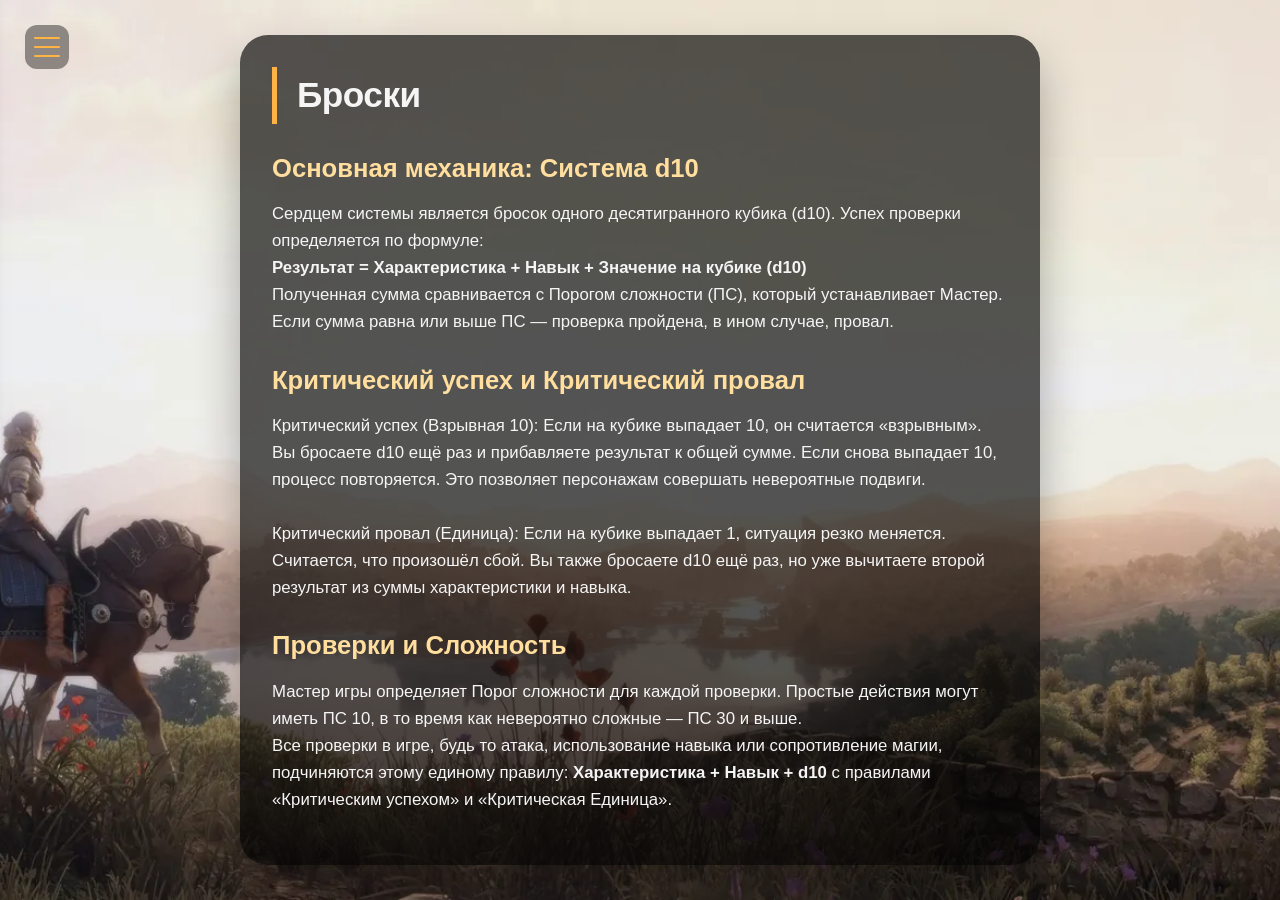
<file: Rules/Rolls.html>
<!DOCTYPE html>
<html lang="ru">

<head>
    <meta charset="UTF-8">
    <meta name="viewport" content="width=device-width, initial-scale=1.0, user-scalable=yes">
    <title>Броски</title>
    <link rel="icon" href="../index/images-index/icon.png" type="image/png">
    <link rel="stylesheet" href="Rolls.css">
    <link rel="stylesheet" href="../Menu/menu.css">
    <script src="../Menu/menu.js" defer></script>
</head>

<body>
    <div class="content-card">
        <h1>Броски</h1>
        <h2>Основная механика: Система d10</h2>
        <p>Сердцем системы является бросок одного десятигранного кубика (d10). Успех проверки определяется по формуле:
            <br><strong>Результат = Характеристика + Навык + Значение на кубике (d10)</strong>
            <br>Полученная сумма сравнивается с Порогом сложности (ПС), который устанавливает Мастер. Если сумма равна или выше ПС — проверка пройдена, в ином случае, провал.</p>
        
        <h2>Критический успех и Критический провал</h2>
        <p>Критический успех (Взрывная 10): Если на кубике выпадает 10, он считается «взрывным». Вы бросаете d10 ещё раз и прибавляете результат к общей сумме. Если снова выпадает 10, процесс повторяется. Это позволяет персонажам совершать невероятные подвиги.
            <br>
            <br>Критический провал (Единица): Если на кубике выпадает 1, ситуация резко меняется. Считается, что произошёл сбой. Вы также бросаете d10 ещё раз, но уже вычитаете второй результат из суммы характеристики и навыка.
        </p>

        <h2>Проверки и Сложность</h2>
        <p>Мастер игры определяет Порог сложности для каждой проверки. Простые действия могут иметь ПС 10, в то время как невероятно сложные — ПС 30 и выше.
            <br>Все проверки в игре, будь то атака, использование навыка или сопротивление магии, подчиняются этому единому правилу: <strong>Характеристика + Навык + d10</strong> с правилами «Критическим успехом» и «Критическая Единица».
        </p>

    </div>

    <!--Меню бургер-->
    <div class="menu-toggle" id="menuToggle">
        <div class="hamburger">
            <span></span><span></span><span></span>
        </div>
    </div>

    <nav class="slide-menu" id="slideMenu">
        <div class="menu-header">
            <span class="menu-title">Навигация</span>
            <button class="close-menu" id="closeMenu">&times;</button>
        </div>
        <ul class="menu-list">
            <li><a href="../index.html">Главная</a></li>
            <li class="has-submenu">
                <div class="menu-item">
                    <span>Основы НРИ</span>
                    <span class="submenu-arrow">▼</span>
                </div>
                <ul class="submenu">
                    <li><a href='../Basics of NRI/What is NRI.HTML'>Что такое НРИ?</a></li>
                    <li><a href='../Basics of NRI/Disclaimer.html'>Дисклеймер</a></li>
                </ul>
            </li>
            <li class="has-submenu">
                <div class="menu-item">
                    <span>Правила</span>
                    <span class="submenu-arrow">▼</span>
                </div>
                <ul class="submenu">
                    <li><a href='#'>Броски</a></li>
                    <li><a href='../Rules/Fight.html'>Бой и ранения</a></li>
                </ul>
            </li>
            <li class="has-submenu">
                <div class="menu-item">
                    <span>Создание персонажа</span>
                    <span class="submenu-arrow">▼</span>
                </div>
                <ul class="submenu">
                    <li><a href='../races/races.html'> Расы</a></li>
                    <li><a href='../Professions/Professions.html'>Професии</a></li>
                </ul>
            </li>
            <li><a href="../List/list.html">Лист Персонажа</a></li>
        </ul>
    </nav>

    <div class="menu-overlay" id="menuOverlay"></div>
    </main>

</body>

</html>
</file>
<file: index/style-index.css>
.hero-container {
  position: relative;
  width: 100%;
  height: 100vh;
  background: url('images-index/background.jpg') center/cover no-repeat;
  overflow: hidden;
  margin: 0;
  padding: 0;
}

/* Материнский контейнер*/
.brand-box {
  position: absolute;
  top: 0;
  left: 0;
  width: 65vw;
  height: 100vh;
  background: rgba(10, 15, 25, 0.25);
  backdrop-filter: blur(20px);
  -webkit-backdrop-filter: blur(20px);
  border-right: 1px solid rgba(255, 255, 255, 0.1);
  display: flex;
  flex-direction: column;
  justify-content: center;
  box-sizing: border-box;
  mask-image: linear-gradient(to right, black 60%, transparent 100%);
  -webkit-mask-image: linear-gradient(to right, black 60%, transparent 100%);
  
  /* АНИМАЦИЯ ПОЯВЛЕНИЯ ИЗ ПОРТАЛА  */
  animation: portalAppear 2s cubic-bezier(0.2, 0.9, 0.4, 1.1) 0.2s forwards;
  will-change: transform, filter, opacity;
}

/* Внутренний контейнер для контента */
.brand-content {
  padding: 0 15%;
}

/* Анимация цвета текста: из оранжевого в белый */
.brand-title,
.brand-subtitle {
  animation: textColorChange 4s ease-out 0.2s forwards;
}

.brand-title {
  color: #ffffff;
  font-family: 'Cinzel', 'Georgia', serif;
  font-size: 2.5rem;
  margin: 0 0 12px 0;
  letter-spacing: 3px;
  text-transform: uppercase;
  text-shadow: 0 2px 8px rgba(0, 0, 0, 0.6);
}

.brand-subtitle {
  color: rgba(255, 255, 255, 0.65);
  font-family: 'Roboto', 'Arial', sans-serif;
  font-size: 1rem;
  margin: 0;
  font-weight: 300;
  letter-spacing: 1px;
}

html, body {
  margin: 0;
  padding: 0;
  width: 100%;
  height: 100%;
}

/* появление блока */
@keyframes portalAppear {
  0% {
    opacity: 0;
    filter: blur(20px);
    transform: translateX(-30px) scale(0.92);
    box-shadow: 0 0 0 rgba(255, 100, 0, 0);
  }
  30% {
    opacity: 0.7;
    filter: blur(8px);
    transform: translateX(-8px) scale(1.01);
    box-shadow: 0 0 40px rgba(255, 140, 0, 0.8), 0 0 20px rgba(255, 80, 0, 0.5);
  }
  70% {
    opacity: 0.95;
    filter: blur(2px);
    transform: translateX(2px) scale(1);
    box-shadow: 0 0 20px rgba(255, 180, 67, 0.4);
  }
  100% {
    opacity: 1;
    filter: blur(0);
    transform: translateX(0) scale(1);
    box-shadow: 0 0 0 rgba(255, 180, 67, 0);
  }
}

/* цвет текста от оранжевого к белому */
@keyframes textColorChange {
  0% {
    color: #ff8c00; 
    text-shadow: 0 0 10px rgba(255, 100, 0, 0.9);
  }
  30% {
    color: #ffb347; 
    text-shadow: 0 0 8px rgba(255, 120, 0, 0.7);
  }
  70% {
    color: #ffe0b3; 
    text-shadow: 0 0 4px rgba(255, 160, 0, 0.4);
  }
  100% {
    color: #ffffff; 
    text-shadow: 0 2px 8px rgba(0, 0, 0, 0.6);
  }
}


.brand-subtitle {
  animation: textColorChangeSub 2s ease-out 0.2s forwards;
}

@keyframes textColorChangeSub {
  0% {
    color: #ffaa33;
    text-shadow: 0 0 8px rgba(255, 100, 0, 0.8);
  }
  30% {
    color: #ffcc66;
    text-shadow: 0 0 6px rgba(255, 120, 0, 0.6);
  }
  70% {
    color: #ffefcc;
    text-shadow: 0 0 3px rgba(255, 160, 0, 0.3);
  }
  100% {
    color: rgba(255, 255, 255, 0.65);
    text-shadow: none;
  }
}

/* фон для мобилок */
@media (max-width: 768px) {
  .hero-container {
    background-position: 72% center;
    flex-direction: column;
    justify-content: flex-end;
  }

  .brand-box {
    position: relative;
    width: 100vw;
    height: auto;
    max-height: 50vh;
    background: linear-gradient(to top, rgba(10, 15, 25, 0.85) 0%, rgba(10, 15, 25, 0.5) 70%, rgba(10, 15, 25, 0) 100%);
    mask-image: linear-gradient(to top, black 50%, transparent 100%);
    -webkit-mask-image: linear-gradient(to top, black 50%, transparent 100%);
    justify-content: flex-end;
    padding: 40px 20px 30px 20px;
    gap: 25px;
  }

  .brand-header {
    flex-direction: row;
    justify-content: center;
    flex-wrap: wrap;
    gap: 15px;
    padding: 0;
    order: 2;
  }

  .nav-link {
    font-size: 0.9rem;
  }
  
  .nav-link:hover {
    padding-left: 0;
  }
  
  .nav-link.active {
    border-left: none;
    border-bottom: 2px solid #ffb443;
    padding-left: 0;
    padding-bottom: 2px;
  }

  .brand-content {
    text-align: center;
    padding: 0;
    margin: 0;
    order: 1;
  }

  .brand-title {
    font-size: 1.8rem;
  }

  .brand-subtitle {
    font-size: 0.85rem;
  }
}

/* ===== ГАМБУРГЕР-МЕНЮ ===== */
/* Кнопка-гамбургер */
.menu-toggle {
  position: absolute;
  top: 25px;
  left: 25px;
  z-index: 110;
  cursor: pointer;
  width: 44px;
  height: 44px;
  background: rgba(0, 0, 0, 0.4);
  backdrop-filter: blur(8px);
  border-radius: 12px;
  display: flex;
  align-items: center;
  justify-content: center;
  transition: background 0.2s;
}
.menu-toggle:hover {
  background: rgba(0, 0, 0, 0.7);
}
.hamburger {
  width: 26px;
  height: 20px;
  display: flex;
  flex-direction: column;
  justify-content: space-between;
}
.hamburger span {
  display: block;
  height: 2px;
  width: 100%;
  background: #ffb443;
  border-radius: 2px;
  transition: 0.3s;
}
/* Анимация гамбургера в крестик (при открытом меню) */
.menu-toggle.active .hamburger span:nth-child(1) {
  transform: translateY(9px) rotate(45deg);
}
.menu-toggle.active .hamburger span:nth-child(2) {
  opacity: 0;
}
.menu-toggle.active .hamburger span:nth-child(3) {
  transform: translateY(-9px) rotate(-45deg);
}

/* Стили выезжающего меню */
.slide-menu {
  position: absolute; 
  top: 0;
  left: -300px;
  width: 280px;
  height: 100%;
  background: rgba(15, 20, 30, 0.95);
  backdrop-filter: blur(20px);
  z-index: 200;
  transition: left 0.4s cubic-bezier(0.2, 0.9, 0.4, 1.1);
  display: flex;
  flex-direction: column;
  padding: 30px 20px;
  box-sizing: border-box;
  box-shadow: 2px 0 20px rgba(0, 0, 0, 0.5);
  border-right: 1px solid rgba(255, 180, 67, 0.3);
}
.slide-menu.open {
  left: 0;
}
.menu-header {
  display: flex;
  justify-content: space-between;
  align-items: center;
  margin-bottom: 40px;
  border-bottom: 1px solid rgba(255, 180, 67, 0.5);
  padding-bottom: 15px;
}
.menu-title {
  font-family: 'Cinzel', serif;
  font-size: 1.4rem;
  color: #ffb443;
  letter-spacing: 2px;
}
.close-menu {
  background: none;
  border: none;
  font-size: 2rem;
  color: #ffb443;
  cursor: pointer;
  transition: transform 0.2s;
  line-height: 1;
}
.close-menu:hover {
  transform: scale(1.2);
  color: #fff;
}
.menu-list {
  list-style: none;
  padding: 0;
  margin: 0;
}
.menu-list li {
  margin-bottom: 25px;
}
.menu-list a {
  font-family: 'Roboto', sans-serif;
  font-size: 1.2rem;
  color: rgba(255, 255, 255, 0.8);
  text-decoration: none;
  transition: all 0.2s;
  display: block;
  padding: 8px 0 8px 20px;
  border-left: 3px solid transparent;
}
.menu-list a:hover {
  color: #ffb443;
  border-left-color: #ffb443;
  padding-left: 30px;
  background: rgba(255, 180, 67, 0.1);
}
.menu-list a.active {
  color: #ffb443;
  border-left-color: #ffb443;
  font-weight: bold;
}

/* Затемнение (оверлей) */
.menu-overlay {
  position: fixed;
  top: 0;
  left: 0;
  width: 100%;
  height: 100%;
  background: rgba(0, 0, 0, 0.6);
  backdrop-filter: blur(3px);
  z-index: 150;
  display: none;
  opacity: 0;
  transition: opacity 0.3s;
}
.menu-overlay.active {
  display: block;
  opacity: 1;
}

/* ===== ПОДМЕНЮ ===== */
.menu-list li.has-submenu {
  position: relative;
}

.menu-item {
  display: flex;
  justify-content: space-between;
  align-items: center;
  cursor: pointer;
  padding: 8px 0 8px 20px;
  border-left: 3px solid transparent;
  transition: all 0.2s;
  font-family: 'Roboto', sans-serif;
  font-size: 1.2rem;
  color: rgba(255, 255, 255, 0.8);
}

.menu-item:hover {
  color: #ffb443;
  border-left-color: #ffb443;
  padding-left: 30px;
  background: rgba(255, 180, 67, 0.1);
}

.submenu-arrow {
  font-size: 0.8rem;
  transition: transform 0.3s;
}

.has-submenu.open .submenu-arrow {
  transform: rotate(180deg);
}

.submenu {
  list-style: none;
  padding-left: 0;
  margin: 0;
  max-height: 0;
  overflow: hidden;
  transition: max-height 0.4s ease-out;
}

.has-submenu.open .submenu {
  max-height: 300px; 
}

.submenu li a {
  padding: 10px 0 10px 45px;
  font-size: 1rem;
  color: rgba(255, 255, 255, 0.7);
  border-left: 2px solid rgba(255, 180, 67, 0.3);
  display: block;
  text-decoration: none;
  transition: all 0.2s;
}

.submenu li a:hover {
  color: #ffb443;
  padding-left: 55px;
  background: rgba(255, 180, 67, 0.05);
  border-left-color: #ffb443;
}

/* для мобилок */
@media (max-width: 768px) {
  .hero-container {
    background-position: 72% center;
    flex-direction: column;
    justify-content: flex-end;
  }

  .brand-box {
    position: relative;
    width: 100vw;
    height: auto;
    max-height: 50vh;
    background: linear-gradient(to top, rgba(10, 15, 25, 0.85) 0%, rgba(10, 15, 25, 0.5) 70%, rgba(10, 15, 25, 0) 100%);
    mask-image: linear-gradient(to top, black 50%, transparent 100%);
    -webkit-mask-image: linear-gradient(to top, black 50%, transparent 100%);
    justify-content: flex-end;
    padding: 40px 20px 30px 20px;
    gap: 25px;
  }

  /* фиксация кнопки */
  .menu-toggle {
    position: fixed;
    top: 15px;
    left: 15px;
    z-index: 200;
    background: rgba(0, 0, 0, 0.6);
    backdrop-filter: blur(12px);
  }

  /*падающая шторка */
  .slide-menu {
    position: fixed;
    top: -100%;
    left: 0;
    width: 100%;
    height: 100vh;
    background: rgba(10, 15, 25, 0.98);
    backdrop-filter: blur(24px);
    border-right: none;
    transition: top 0.5s cubic-bezier(0.2, 0.9, 0.4, 1.2);
    padding: 80px 30px 40px;
    z-index: 180;
    overflow-y: auto;
  }
  .slide-menu.open {
    top: 0;
  }

  /* Заголовок и пункты меню */
  .menu-header {
    margin-bottom: 50px;
  }
  .menu-title {
    font-size: 1.8rem;
  }
  .close-menu {
    font-size: 2.5rem;
  }
  .menu-list li {
    margin-bottom: 35px;
  }
  .menu-list a {
    font-size: 1.6rem;
    padding: 12px 0 12px 25px;
  }
  .menu-list a:hover {
    padding-left: 35px;
  }

  .menu-overlay {
    display: none !important;
  }

  .brand-header {
    flex-direction: row;
    justify-content: center;
    flex-wrap: wrap;
    gap: 15px;
    padding: 0;
    order: 2;
  }
  .nav-link {
    font-size: 0.9rem;
  }
  .nav-link:hover {
    padding-left: 0;
  }
  .nav-link.active {
    border-left: none;
    border-bottom: 2px solid #ffb443;
    padding-left: 0;
    padding-bottom: 2px;
  }
  .brand-content {
    text-align: center;
    padding: 0;
    margin: 0;
    order: 1;
  }
  .brand-title {
    font-size: 1.8rem;
  }
  .brand-subtitle {
    font-size: 0.85rem;
  }

  @media (max-width: 768px) {
  
  .menu-item {
    font-size: 1.6rem;
    padding: 12px 0 12px 25px;
  }
  .submenu-arrow {
    font-size: 1.2rem;
  }
  .submenu li a {
    font-size: 1.3rem;
    padding: 10px 0 10px 50px;
  }
  .submenu li a:hover {
    padding-left: 65px;
  }
}
}
</file>
<file: THE-WITCHER/index/style-index.css>
.hero-container {
  position: relative;
  width: 100%;
  height: 100vh;
  background: url('images-index/background.jpg') center/cover no-repeat;
  overflow: hidden;
  margin: 0;
  padding: 0;
}

/* Материнский контейнер*/
.brand-box {
  position: absolute;
  top: 0;
  left: 0;
  width: 65vw;
  height: 100vh;
  background: rgba(10, 15, 25, 0.25);
  backdrop-filter: blur(20px);
  -webkit-backdrop-filter: blur(20px);
  border-right: 1px solid rgba(255, 255, 255, 0.1);
  display: flex;
  flex-direction: column;
  justify-content: center;
  box-sizing: border-box;
  mask-image: linear-gradient(to right, black 60%, transparent 100%);
  -webkit-mask-image: linear-gradient(to right, black 60%, transparent 100%);
  
  /* АНИМАЦИЯ ПОЯВЛЕНИЯ ИЗ ПОРТАЛА  */
  animation: portalAppear 2s cubic-bezier(0.2, 0.9, 0.4, 1.1) 0.2s forwards;
  will-change: transform, filter, opacity;
}

/* Внутренний контейнер для контента */
.brand-content {
  padding: 0 15%;
}

/* Анимация цвета текста: из оранжевого в белый */
.brand-title,
.brand-subtitle {
  animation: textColorChange 4s ease-out 0.2s forwards;
}

.brand-title {
  color: #ffffff;
  font-family: 'Cinzel', 'Georgia', serif;
  font-size: 2.5rem;
  margin: 0 0 12px 0;
  letter-spacing: 3px;
  text-transform: uppercase;
  text-shadow: 0 2px 8px rgba(0, 0, 0, 0.6);
}

.brand-subtitle {
  color: rgba(255, 255, 255, 0.65);
  font-family: 'Roboto', 'Arial', sans-serif;
  font-size: 1rem;
  margin: 0;
  font-weight: 300;
  letter-spacing: 1px;
}

html, body {
  margin: 0;
  padding: 0;
  width: 100%;
  height: 100%;
}

/* появление блока */
@keyframes portalAppear {
  0% {
    opacity: 0;
    filter: blur(20px);
    transform: translateX(-30px) scale(0.92);
    box-shadow: 0 0 0 rgba(255, 100, 0, 0);
  }
  30% {
    opacity: 0.7;
    filter: blur(8px);
    transform: translateX(-8px) scale(1.01);
    box-shadow: 0 0 40px rgba(255, 140, 0, 0.8), 0 0 20px rgba(255, 80, 0, 0.5);
  }
  70% {
    opacity: 0.95;
    filter: blur(2px);
    transform: translateX(2px) scale(1);
    box-shadow: 0 0 20px rgba(255, 180, 67, 0.4);
  }
  100% {
    opacity: 1;
    filter: blur(0);
    transform: translateX(0) scale(1);
    box-shadow: 0 0 0 rgba(255, 180, 67, 0);
  }
}

/* цвет текста от оранжевого к белому */
@keyframes textColorChange {
  0% {
    color: #ff8c00; 
    text-shadow: 0 0 10px rgba(255, 100, 0, 0.9);
  }
  30% {
    color: #ffb347; 
    text-shadow: 0 0 8px rgba(255, 120, 0, 0.7);
  }
  70% {
    color: #ffe0b3; 
    text-shadow: 0 0 4px rgba(255, 160, 0, 0.4);
  }
  100% {
    color: #ffffff; 
    text-shadow: 0 2px 8px rgba(0, 0, 0, 0.6);
  }
}


.brand-subtitle {
  animation: textColorChangeSub 2s ease-out 0.2s forwards;
}

@keyframes textColorChangeSub {
  0% {
    color: #ffaa33;
    text-shadow: 0 0 8px rgba(255, 100, 0, 0.8);
  }
  30% {
    color: #ffcc66;
    text-shadow: 0 0 6px rgba(255, 120, 0, 0.6);
  }
  70% {
    color: #ffefcc;
    text-shadow: 0 0 3px rgba(255, 160, 0, 0.3);
  }
  100% {
    color: rgba(255, 255, 255, 0.65);
    text-shadow: none;
  }
}

/* фон для мобилок */
@media (max-width: 768px) {
  .hero-container {
    background-position: 72% center;
    flex-direction: column;
    justify-content: flex-end;
  }

  .brand-box {
    position: relative;
    width: 100vw;
    height: auto;
    max-height: 50vh;
    background: linear-gradient(to top, rgba(10, 15, 25, 0.85) 0%, rgba(10, 15, 25, 0.5) 70%, rgba(10, 15, 25, 0) 100%);
    mask-image: linear-gradient(to top, black 50%, transparent 100%);
    -webkit-mask-image: linear-gradient(to top, black 50%, transparent 100%);
    justify-content: flex-end;
    padding: 40px 20px 30px 20px;
    gap: 25px;
  }

  .brand-header {
    flex-direction: row;
    justify-content: center;
    flex-wrap: wrap;
    gap: 15px;
    padding: 0;
    order: 2;
  }

  .nav-link {
    font-size: 0.9rem;
  }
  
  .nav-link:hover {
    padding-left: 0;
  }
  
  .nav-link.active {
    border-left: none;
    border-bottom: 2px solid #ffb443;
    padding-left: 0;
    padding-bottom: 2px;
  }

  .brand-content {
    text-align: center;
    padding: 0;
    margin: 0;
    order: 1;
  }

  .brand-title {
    font-size: 1.8rem;
  }

  .brand-subtitle {
    font-size: 0.85rem;
  }
}

/* ===== ГАМБУРГЕР-МЕНЮ ===== */
/* Кнопка-гамбургер */
.menu-toggle {
  position: absolute;
  top: 25px;
  left: 25px;
  z-index: 110;
  cursor: pointer;
  width: 44px;
  height: 44px;
  background: rgba(0, 0, 0, 0.4);
  backdrop-filter: blur(8px);
  border-radius: 12px;
  display: flex;
  align-items: center;
  justify-content: center;
  transition: background 0.2s;
}
.menu-toggle:hover {
  background: rgba(0, 0, 0, 0.7);
}
.hamburger {
  width: 26px;
  height: 20px;
  display: flex;
  flex-direction: column;
  justify-content: space-between;
}
.hamburger span {
  display: block;
  height: 2px;
  width: 100%;
  background: #ffb443;
  border-radius: 2px;
  transition: 0.3s;
}
/* Анимация гамбургера в крестик (при открытом меню) */
.menu-toggle.active .hamburger span:nth-child(1) {
  transform: translateY(9px) rotate(45deg);
}
.menu-toggle.active .hamburger span:nth-child(2) {
  opacity: 0;
}
.menu-toggle.active .hamburger span:nth-child(3) {
  transform: translateY(-9px) rotate(-45deg);
}

/* Стили выезжающего меню */
.slide-menu {
  position: absolute; 
  top: 0;
  left: -300px;
  width: 280px;
  height: 100%;
  background: rgba(15, 20, 30, 0.95);
  backdrop-filter: blur(20px);
  z-index: 200;
  transition: left 0.4s cubic-bezier(0.2, 0.9, 0.4, 1.1);
  display: flex;
  flex-direction: column;
  padding: 30px 20px;
  box-sizing: border-box;
  box-shadow: 2px 0 20px rgba(0, 0, 0, 0.5);
  border-right: 1px solid rgba(255, 180, 67, 0.3);
}
.slide-menu.open {
  left: 0;
}
.menu-header {
  display: flex;
  justify-content: space-between;
  align-items: center;
  margin-bottom: 40px;
  border-bottom: 1px solid rgba(255, 180, 67, 0.5);
  padding-bottom: 15px;
}
.menu-title {
  font-family: 'Cinzel', serif;
  font-size: 1.4rem;
  color: #ffb443;
  letter-spacing: 2px;
}
.close-menu {
  background: none;
  border: none;
  font-size: 2rem;
  color: #ffb443;
  cursor: pointer;
  transition: transform 0.2s;
  line-height: 1;
}
.close-menu:hover {
  transform: scale(1.2);
  color: #fff;
}
.menu-list {
  list-style: none;
  padding: 0;
  margin: 0;
}
.menu-list li {
  margin-bottom: 25px;
}
.menu-list a {
  font-family: 'Roboto', sans-serif;
  font-size: 1.2rem;
  color: rgba(255, 255, 255, 0.8);
  text-decoration: none;
  transition: all 0.2s;
  display: block;
  padding: 8px 0 8px 20px;
  border-left: 3px solid transparent;
}
.menu-list a:hover {
  color: #ffb443;
  border-left-color: #ffb443;
  padding-left: 30px;
  background: rgba(255, 180, 67, 0.1);
}
.menu-list a.active {
  color: #ffb443;
  border-left-color: #ffb443;
  font-weight: bold;
}

/* Затемнение (оверлей) */
.menu-overlay {
  position: fixed;
  top: 0;
  left: 0;
  width: 100%;
  height: 100%;
  background: rgba(0, 0, 0, 0.6);
  backdrop-filter: blur(3px);
  z-index: 150;
  display: none;
  opacity: 0;
  transition: opacity 0.3s;
}
.menu-overlay.active {
  display: block;
  opacity: 1;
}

/* ===== ПОДМЕНЮ ===== */
.menu-list li.has-submenu {
  position: relative;
}

.menu-item {
  display: flex;
  justify-content: space-between;
  align-items: center;
  cursor: pointer;
  padding: 8px 0 8px 20px;
  border-left: 3px solid transparent;
  transition: all 0.2s;
  font-family: 'Roboto', sans-serif;
  font-size: 1.2rem;
  color: rgba(255, 255, 255, 0.8);
}

.menu-item:hover {
  color: #ffb443;
  border-left-color: #ffb443;
  padding-left: 30px;
  background: rgba(255, 180, 67, 0.1);
}

.submenu-arrow {
  font-size: 0.8rem;
  transition: transform 0.3s;
}

.has-submenu.open .submenu-arrow {
  transform: rotate(180deg);
}

.submenu {
  list-style: none;
  padding-left: 0;
  margin: 0;
  max-height: 0;
  overflow: hidden;
  transition: max-height 0.4s ease-out;
}

.has-submenu.open .submenu {
  max-height: 300px; 
}

.submenu li a {
  padding: 10px 0 10px 45px;
  font-size: 1rem;
  color: rgba(255, 255, 255, 0.7);
  border-left: 2px solid rgba(255, 180, 67, 0.3);
  display: block;
  text-decoration: none;
  transition: all 0.2s;
}

.submenu li a:hover {
  color: #ffb443;
  padding-left: 55px;
  background: rgba(255, 180, 67, 0.05);
  border-left-color: #ffb443;
}

/* для мобилок */
@media (max-width: 768px) {
  .hero-container {
    background-position: 72% center;
    flex-direction: column;
    justify-content: flex-end;
  }

  .brand-box {
    position: relative;
    width: 100vw;
    height: auto;
    max-height: 50vh;
    background: linear-gradient(to top, rgba(10, 15, 25, 0.85) 0%, rgba(10, 15, 25, 0.5) 70%, rgba(10, 15, 25, 0) 100%);
    mask-image: linear-gradient(to top, black 50%, transparent 100%);
    -webkit-mask-image: linear-gradient(to top, black 50%, transparent 100%);
    justify-content: flex-end;
    padding: 40px 20px 30px 20px;
    gap: 25px;
  }

  /* фиксация кнопки */
  .menu-toggle {
    position: fixed;
    top: 15px;
    left: 15px;
    z-index: 200;
    background: rgba(0, 0, 0, 0.6);
    backdrop-filter: blur(12px);
  }

  /*падающая шторка */
  .slide-menu {
    position: fixed;
    top: -100%;
    left: 0;
    width: 100%;
    height: 100vh;
    background: rgba(10, 15, 25, 0.98);
    backdrop-filter: blur(24px);
    border-right: none;
    transition: top 0.5s cubic-bezier(0.2, 0.9, 0.4, 1.2);
    padding: 80px 30px 40px;
    z-index: 180;
    overflow-y: auto;
  }
  .slide-menu.open {
    top: 0;
  }

  /* Заголовок и пункты меню */
  .menu-header {
    margin-bottom: 50px;
  }
  .menu-title {
    font-size: 1.8rem;
  }
  .close-menu {
    font-size: 2.5rem;
  }
  .menu-list li {
    margin-bottom: 35px;
  }
  .menu-list a {
    font-size: 1.6rem;
    padding: 12px 0 12px 25px;
  }
  .menu-list a:hover {
    padding-left: 35px;
  }

  .menu-overlay {
    display: none !important;
  }

  .brand-header {
    flex-direction: row;
    justify-content: center;
    flex-wrap: wrap;
    gap: 15px;
    padding: 0;
    order: 2;
  }
  .nav-link {
    font-size: 0.9rem;
  }
  .nav-link:hover {
    padding-left: 0;
  }
  .nav-link.active {
    border-left: none;
    border-bottom: 2px solid #ffb443;
    padding-left: 0;
    padding-bottom: 2px;
  }
  .brand-content {
    text-align: center;
    padding: 0;
    margin: 0;
    order: 1;
  }
  .brand-title {
    font-size: 1.8rem;
  }
  .brand-subtitle {
    font-size: 0.85rem;
  }

  @media (max-width: 768px) {
  
  .menu-item {
    font-size: 1.6rem;
    padding: 12px 0 12px 25px;
  }
  .submenu-arrow {
    font-size: 1.2rem;
  }
  .submenu li a {
    font-size: 1.3rem;
    padding: 10px 0 10px 50px;
  }
  .submenu li a:hover {
    padding-left: 65px;
  }
}
}
</file>
<file: Basics of NRI/What is NRI.CSS>
* {
            margin: 0;
            padding: 0;
            box-sizing: border-box;
        }

        html {
            height: 100%;
        }

        body {

            background-image: url('../image-charecter-creation/backround-races.jpeg');
            background-size: cover;
            background-position: center center;
            background-attachment: fixed;
            background-repeat: no-repeat;

            min-height: 100%;
            scroll-behavior: smooth;
            display: flex;
            align-items: center;
            justify-content: center;
            padding: 20px;
        }

        .content-card {
            background-color: rgba(0, 0, 0, 0.65);

            padding: 2rem;

            border-radius: 28px;

            box-shadow: 0 25px 45px rgba(0, 0, 0, 0.3);

            max-width: 800px;
            width: 100%;

            transition: all 0.3s ease;

            color: #f5f5f5;

            font-family: 'Segoe UI', Roboto, 'Helvetica Neue', sans-serif;
            line-height: 1.6;
        }

        .content-card h1 {
            font-size: 2.2rem;
            margin-bottom: 1rem;
            font-weight: 600;
            letter-spacing: -0.5px;
            border-left: 5px solid #ffb347;
            padding-left: 20px;
        }

        .content-card h2 {
            font-size: 1.6rem;
            margin: 1.5rem 0 0.8rem;
            color: #ffde9e;
        }

        .content-card p {
            margin-bottom: 1.2rem;
            font-size: 1.05rem;
        }

        .content-card ul,
        .content-card ol {
            margin: 0.8rem 0 1.2rem 1.5rem;
        }

        .content-card li {
            margin: 0.4rem 0;
        }

        .highlight {
            background: rgba(255, 180, 70, 0.25);
            padding: 0.1rem 0.3rem;
            border-radius: 8px;
            font-weight: 500;
        }

        .content-card a {
            color: #ffb347;
            text-decoration: none;
            border-bottom: 1px dotted rgba(255, 180, 70, 0.6);
        }

        .content-card a:hover {
            color: #ffcf8a;
            border-bottom-style: solid;
        }

        .demo-button {
            display: inline-block;
            background-color: #ffb347;
            color: #1e1e1e;
            padding: 10px 22px;
            border-radius: 40px;
            font-weight: bold;
            margin-top: 10px;
            transition: background 0.2s;
            border: none;
            cursor: pointer;
            font-family: inherit;
        }

        .demo-button:hover {
            background-color: #ffa01e;
            transform: scale(0.98);
        }

        @media (max-width: 640px) {
            body {
                padding: 15px;
            }

            .content-card {
                padding: 1.3rem;
                border-radius: 20px;
            }

            .content-card h1 {
                font-size: 1.7rem;
                padding-left: 12px;
            }

            .content-card h2 {
                font-size: 1.4rem;
            }

            .content-card p {
                font-size: 0.95rem;
            }
        }

        ::-webkit-scrollbar {
            width: 8px;
        }

        ::-webkit-scrollbar-track {
            background: rgba(0, 0, 0, 0.2);
            border-radius: 10px;
        }

        ::-webkit-scrollbar-thumb {
            background: #ffb347;
            border-radius: 10px;
        }

        ::-webkit-scrollbar-thumb:hover {
            background: #ff9c1a;
        }
</file>
<file: Menu/menu.css>
/* ===== ГАМБУРГЕР-МЕНЮ ===== */
/* Кнопка-гамбургер */
.menu-toggle {
  position: fixed;
  top: 25px;
  left: 25px;
  z-index: 110;
  cursor: pointer;
  width: 44px;
  height: 44px;
  background: rgba(0, 0, 0, 0.4);
  backdrop-filter: blur(8px);
  border-radius: 12px;
  display: flex;
  align-items: center;
  justify-content: center;
  transition: background 0.2s;
}
.menu-toggle:hover {
  background: rgba(0, 0, 0, 0.7);
}
.hamburger {
  width: 26px;
  height: 20px;
  display: flex;
  flex-direction: column;
  justify-content: space-between;
}
.hamburger span {
  display: block;
  height: 2px;
  width: 100%;
  background: #ffb443;
  border-radius: 2px;
  transition: 0.3s;
}
/* Анимация гамбургера в крестик (при открытом меню) */
.menu-toggle.active .hamburger span:nth-child(1) {
  transform: translateY(9px) rotate(45deg);
}
.menu-toggle.active .hamburger span:nth-child(2) {
  opacity: 0;
}
.menu-toggle.active .hamburger span:nth-child(3) {
  transform: translateY(-9px) rotate(-45deg);
}

/* Стили выезжающего меню */
.slide-menu {
  position: fixed; 
  top: 0;
  left: -300px;
  width: 280px;
  height: 100%;
  background: rgba(15, 20, 30, 0.95);
  backdrop-filter: blur(20px);
  z-index: 200;
  transition: left 0.4s cubic-bezier(0.2, 0.9, 0.4, 1.1);
  display: flex;
  flex-direction: column;
  padding: 30px 20px;
  box-sizing: border-box;
  box-shadow: 2px 0 20px rgba(0, 0, 0, 0.5);
  border-right: 1px solid rgba(255, 180, 67, 0.3);
}
.slide-menu.open {
  left: 0;
}
.menu-header {
  display: flex;
  justify-content: space-between;
  align-items: center;
  margin-bottom: 40px;
  border-bottom: 1px solid rgba(255, 180, 67, 0.5);
  padding-bottom: 15px;
}
.menu-title {
  font-family: 'Cinzel', serif;
  font-size: 1.4rem;
  color: #ffb443;
  letter-spacing: 2px;
}
.close-menu {
  background: none;
  border: none;
  font-size: 2rem;
  color: #ffb443;
  cursor: pointer;
  transition: transform 0.2s;
  line-height: 1;
}
.close-menu:hover {
  transform: scale(1.2);
  color: #fff;
}
.menu-list {
  list-style: none;
  padding: 0;
  margin: 0;
}
.menu-list li {
  margin-bottom: 25px;
}
.menu-list a {
  font-family: 'Roboto', sans-serif;
  font-size: 1.2rem;
  color: rgba(255, 255, 255, 0.8);
  text-decoration: none;
  transition: all 0.2s;
  display: block;
  padding: 8px 0 8px 20px;
  border-left: 3px solid transparent;
}
.menu-list a:hover {
  color: #ffb443;
  border-left-color: #ffb443;
  padding-left: 30px;
  background: rgba(255, 180, 67, 0.1);
}
.menu-list a.active {
  color: #ffb443;
  border-left-color: #ffb443;
  font-weight: bold;
}

/* Затемнение (оверлей) */
.menu-overlay {
  position: fixed;
  top: 0;
  left: 0;
  width: 100%;
  height: 100%;
  background: rgba(0, 0, 0, 0.6);
  backdrop-filter: blur(3px);
  z-index: 150;
  display: none;
  opacity: 0;
  transition: opacity 0.3s;
}
.menu-overlay.active {
  display: block;
  opacity: 1;
}

/* ===== ПОДМЕНЮ ===== */
.menu-list li.has-submenu {
  position: relative;
}

.menu-item {
  display: flex;
  justify-content: space-between;
  align-items: center;
  cursor: pointer;
  padding: 8px 0 8px 20px;
  border-left: 3px solid transparent;
  transition: all 0.2s;
  font-family: 'Roboto', sans-serif;
  font-size: 1.2rem;
  color: rgba(255, 255, 255, 0.8);
}

.menu-item:hover {
  color: #ffb443;
  border-left-color: #ffb443;
  padding-left: 30px;
  background: rgba(255, 180, 67, 0.1);
}

.submenu-arrow {
  font-size: 0.8rem;
  transition: transform 0.3s;
}

.has-submenu.open .submenu-arrow {
  transform: rotate(180deg);
}

.submenu {
  list-style: none;
  padding-left: 0;
  margin: 0;
  max-height: 0;
  overflow: hidden;
  transition: max-height 0.4s ease-out;
}

.has-submenu.open .submenu {
  max-height: 300px; 
}

.submenu li a {
  padding: 10px 0 10px 45px;
  font-size: 1rem;
  color: rgba(255, 255, 255, 0.7);
  border-left: 2px solid rgba(255, 180, 67, 0.3);
  display: block;
  text-decoration: none;
  transition: all 0.2s;
}

.submenu li a:hover {
  color: #ffb443;
  padding-left: 55px;
  background: rgba(255, 180, 67, 0.05);
  border-left-color: #ffb443;
}

/* для мобилок */
@media (max-width: 768px) {
  .hero-container {
    background-position: 72% center;
    flex-direction: column;
    justify-content: flex-end;
  }

  .brand-box {
    position: relative;
    width: 100vw;
    height: auto;
    max-height: 50vh;
    background: linear-gradient(to top, rgba(10, 15, 25, 0.85) 0%, rgba(10, 15, 25, 0.5) 70%, rgba(10, 15, 25, 0) 100%);
    mask-image: linear-gradient(to top, black 50%, transparent 100%);
    -webkit-mask-image: linear-gradient(to top, black 50%, transparent 100%);
    justify-content: flex-end;
    padding: 40px 20px 30px 20px;
    gap: 25px;
  }

  /* фиксация кнопки */
  .menu-toggle {
    position: fixed;
    top: 15px;
    left: 15px;
    z-index: 200;
    background: rgba(0, 0, 0, 0.6);
    backdrop-filter: blur(12px);
  }

  /*падающая шторка */
  .slide-menu {
    position: fixed;
    top: -100%;
    left: 0;
    width: 100%;
    height: 100vh;
    background: rgba(10, 15, 25, 0.98);
    backdrop-filter: blur(24px);
    border-right: none;
    transition: top 0.5s cubic-bezier(0.2, 0.9, 0.4, 1.2);
    padding: 80px 30px 40px;
    z-index: 180;
    overflow-y: auto;
  }
  .slide-menu.open {
    top: 0;
  }

  /* Заголовок и пункты меню */
  .menu-header {
    margin-bottom: 50px;
  }
  .menu-title {
    font-size: 1.8rem;
  }
  .close-menu {
    font-size: 2.5rem;
  }
  .menu-list li {
    margin-bottom: 35px;
  }
  .menu-list a {
    font-size: 1.6rem;
    padding: 12px 0 12px 25px;
  }
  .menu-list a:hover {
    padding-left: 35px;
  }

  .menu-overlay {
    display: none !important;
  }

  .brand-header {
    flex-direction: row;
    justify-content: center;
    flex-wrap: wrap;
    gap: 15px;
    padding: 0;
    order: 2;
  }
  .nav-link {
    font-size: 0.9rem;
  }
  .nav-link:hover {
    padding-left: 0;
  }
  .nav-link.active {
    border-left: none;
    border-bottom: 2px solid #ffb443;
    padding-left: 0;
    padding-bottom: 2px;
  }
  .brand-content {
    text-align: center;
    padding: 0;
    margin: 0;
    order: 1;
  }
  .brand-title {
    font-size: 1.8rem;
  }
  .brand-subtitle {
    font-size: 0.85rem;
  }

  @media (max-width: 768px) {
  
  .menu-item {
    font-size: 1.6rem;
    padding: 12px 0 12px 25px;
  }
  .submenu-arrow {
    font-size: 1.2rem;
  }
  .submenu li a {
    font-size: 1.3rem;
    padding: 10px 0 10px 50px;
  }
  .submenu li a:hover {
    padding-left: 65px;
  }
}
}
</file>
<file: List/list.css>
@import url('https://fonts.googleapis.com/css2?family=IM+Fell+English:ital@0;1&family=Cinzel:wght@400;600;700&family=EB+Garamond:ital,wght@0,400;0,500;1,400&display=swap');

:root {
    --parchment: #f5e9d0;
    --parchment-border: #c4a265;
    --ink: #1a1008;
    --ink-light: #3a2510;
    --red: #8b1a1a;
    --gold: #9a6e1a;
    --gold-light: #c8952a;
    --line: #b8935a;
    --body-bg: #2a1f0f;
    --tab-bg: #1e1508;
    --tab-hover: #2e2010;
    --input-color: #1a1008;
    --page-bg: linear-gradient(160deg, #fdf3dc 0%, #f0e0b8 40%, #e8d4a8 100%);
    --note-line: rgba(180, 140, 80, 0.3);
    --stat-bg: rgba(255, 255, 255, 0.2);
    --stat-box-bg: rgba(255, 255, 255, 0.4);
    --table-even: rgba(255, 255, 255, 0.15);
    --section-bg: rgba(139, 26, 26, 0.1);
    --inner-border: rgba(164, 120, 60, 0.3);
    --skill-border: rgba(180, 140, 80, 0.4);
    --warn-bg: rgba(139, 26, 26, 0.06);
    --pip-bg: rgba(255, 255, 255, 0.3);
    --derived-bg: rgba(200, 149, 42, 0.12);
}

body.dark {
    --parchment: #1e1810;
    --parchment-border: #6b5228;
    --ink: #d9c9a3;
    --ink-light: #b8a07a;
    --red: #c0392b;
    --gold: #c8952a;
    --gold-light: #e0aa40;
    --line: #6b5228;
    --body-bg: #0d0b07;
    --tab-bg: #100e08;
    --tab-hover: #1a1610;
    --input-color: #d9c9a3;
    --page-bg: linear-gradient(160deg, #201c12 0%, #1a1710 40%, #15120c 100%);
    --note-line: rgba(100, 75, 35, 0.5);
    --stat-bg: rgba(0, 0, 0, 0.2);
    --stat-box-bg: rgba(0, 0, 0, 0.3);
    --table-even: rgba(0, 0, 0, 0.15);
    --section-bg: rgba(180, 40, 30, 0.12);
    --inner-border: rgba(100, 75, 35, 0.3);
    --skill-border: rgba(100, 75, 35, 0.5);
    --warn-bg: rgba(180, 40, 30, 0.1);
    --pip-bg: rgba(0, 0, 0, 0.3);
    --derived-bg: rgba(180, 110, 20, 0.15);
}

* {
    box-sizing: border-box;
    margin: 0;
    padding: 0;
}

body {
    background: var(--body-bg);
    font-family: 'EB Garamond', Georgia, serif;
    color: var(--ink);
    padding: 20px;
    min-height: 100vh;
    transition: background .3s, color .3s;
}

input[type=number]::-webkit-inner-spin-button,
input[type=number]::-webkit-outer-spin-button {
    -webkit-appearance: none;
    margin: 0;
}

input[type=number] {
    -moz-appearance: textfield;
}

.top-bar {
    max-width: 960px;
    margin: 0 auto 6px;
    display: flex;
    justify-content: space-between;
    align-items: center;
}

.main-title {
    font-family: 'Cinzel', serif;
    font-size: 20px;
    font-weight: 700;
    color: #f5e9d0;
    letter-spacing: .15em;
    text-shadow: 0 2px 8px rgba(0, 0, 0, .7);
}

body.dark .main-title {
    color: var(--ink);
}

.sub-title {
    font-family: 'IM Fell English', serif;
    font-size: 10px;
    color: var(--parchment-border);
    letter-spacing: .18em;
    font-style: italic;
}

.theme-toggle {
    background: var(--tab-bg);
    border: 1px solid var(--parchment-border);
    color: var(--gold-light);
    font-family: 'Cinzel', serif;
    font-size: 9px;
    font-weight: 600;
    letter-spacing: .08em;
    padding: 6px 14px;
    cursor: pointer;
    text-transform: uppercase;
    transition: all .2s;
    display: flex;
    align-items: center;
    gap: 6px;
}

.theme-toggle:hover {
    background: var(--tab-hover);
    color: var(--gold);
}

.points-bar {
    max-width: 960px;
    margin: 0 auto 4px;
    background: var(--tab-bg);
    border: 1px solid var(--parchment-border);
    padding: 6px 14px;
    display: flex;
    align-items: center;
    gap: 14px;
    flex-wrap: wrap;
}

.points-label {
    font-family: 'Cinzel', serif;
    font-size: 9px;
    font-weight: 700;
    letter-spacing: .1em;
    text-transform: uppercase;
    color: var(--gold-light);
}

.points-input {
    width: 54px;
    background: transparent;
    border: none;
    border-bottom: 2px solid var(--gold);
    outline: none;
    font-family: 'Cinzel', serif;
    font-size: 18px;
    font-weight: 700;
    color: var(--gold-light);
    text-align: center;
}

.points-input.negative {
    color: var(--red);
}

.points-hint {
    font-family: 'EB Garamond', serif;
    font-size: 9px;
    font-style: italic;
    color: var(--parchment-border);
}

.tabs {
    max-width: 960px;
    margin: 0 auto;
    display: flex;
    gap: 4px;
    flex-wrap: wrap;
}

.tab-btn {
    background: var(--tab-bg);
    color: var(--parchment-border);
    border: 1px solid var(--parchment-border);
    border-bottom: none;
    padding: 8px 13px;
    font-family: 'Cinzel', serif;
    font-size: 10px;
    font-weight: 600;
    letter-spacing: .05em;
    cursor: pointer;
    transition: all .2s;
    text-transform: uppercase;
}

.tab-btn:hover {
    background: var(--tab-hover);
    color: var(--gold-light);
}

.tab-btn.active {
    background: var(--parchment);
    color: var(--ink);
    border-color: var(--parchment-border);
}

.sheet-page {
    display: none;
    background: var(--parchment);
    background-image: var(--page-bg);
    border: 2px solid var(--parchment-border);
    border-top: none;
    padding: 20px;
    max-width: 960px;
    margin: 0 auto;
    position: relative;
    overflow: hidden;
    transition: background .3s;
}

.sheet-page::before {
    content: '';
    position: absolute;
    inset: 10px;
    border: 1px solid var(--inner-border);
    pointer-events: none;
}

.sheet-page.active {
    display: block;
}

.page-title {
    font-family: 'Cinzel', serif;
    font-size: 11px;
    font-weight: 700;
    letter-spacing: .2em;
    text-align: center;
    text-transform: uppercase;
    color: var(--red);
    margin-bottom: 12px;
    padding-bottom: 8px;
    border-bottom: 2px solid var(--line);
}

.page-title::before,
.page-title::after {
    content: '⸻ ✦ ⸻';
    color: var(--gold);
    font-size: 10px;
    margin: 0 8px;
}

.section-header {
    font-family: 'Cinzel', serif;
    font-size: 8.5px;
    font-weight: 700;
    letter-spacing: .12em;
    text-transform: uppercase;
    color: var(--red);
    background: var(--section-bg);
    border-left: 3px solid var(--red);
    padding: 3px 6px;
    margin-bottom: 6px;
    margin-top: 10px;
    display: flex;
    align-items: center;
    justify-content: space-between;
}

.grid-2 {
    display: grid;
    grid-template-columns: 1fr 1fr;
    gap: 12px;
}

.grid-3 {
    display: grid;
    grid-template-columns: 1fr 1fr 1fr;
    gap: 10px;
}

.grid-4 {
    display: grid;
    grid-template-columns: 1fr 1fr 1fr 1fr;
    gap: 8px;
}

.field-row {
    display: flex;
    align-items: baseline;
    gap: 4px;
    margin-bottom: 4px;
    border-bottom: 1px solid var(--line);
    padding-bottom: 2px;
}

.field-label {
    font-family: 'Cinzel', serif;
    font-size: 7.5px;
    font-weight: 600;
    letter-spacing: .05em;
    color: var(--ink-light);
    white-space: nowrap;
    flex-shrink: 0;
}

.field-value {
    flex: 1;
    border: none;
    background: transparent;
    font-family: 'EB Garamond', serif;
    font-size: 11px;
    color: var(--input-color);
    outline: none;
    min-width: 0;
    width: 100%;
}

table {
    width: 100%;
    border-collapse: collapse;
    margin-bottom: 8px;
    font-size: 9px;
}

th {
    font-family: 'Cinzel', serif;
    font-size: 7px;
    font-weight: 700;
    letter-spacing: .08em;
    text-transform: uppercase;
    color: var(--red);
    background: var(--section-bg);
    border: 1px solid var(--line);
    padding: 4px 5px;
    text-align: center;
}

td {
    border: 1px solid var(--line);
    padding: 3px 5px;
    vertical-align: middle;
    font-size: 9px;
    color: var(--ink-light);
    text-align: center;
}

td:first-child {
    text-align: left;
}

td input {
    width: 100%;
    border: none;
    background: transparent;
    font-family: 'EB Garamond', serif;
    font-size: 10px;
    color: var(--input-color);
    outline: none;
    text-align: center;
}

td input.left {
    text-align: left;
}

tr:nth-child(even) td {
    background: var(--table-even);
}

.derived-cell {
    background: var(--derived-bg) !important;
    font-size: 9px;
    color: var(--gold);
    font-weight: 700;
}

.derived-val {
    font-family: 'Cinzel', serif;
    font-size: 11px;
    font-weight: 700;
    color: var(--gold);
}

.skill-row {
    display: flex;
    align-items: center;
    gap: 4px;
    border-bottom: 1px dotted var(--skill-border);
    padding: 2px 0;
}

.skill-name {
    font-family: 'EB Garamond', serif;
    font-size: 9px;
    color: var(--ink-light);
    flex: 1;
}

.skill-box {
    width: 24px;
    height: 18px;
    border: 1px solid var(--parchment-border);
    background: var(--stat-box-bg);
    text-align: center;
    font-family: 'Cinzel', serif;
    font-size: 9px;
    outline: none;
    color: var(--input-color);
    flex-shrink: 0;
}

.skill-eq {
    font-size: 7px;
    color: var(--gold);
    font-family: 'Cinzel', serif;
    flex-shrink: 0;
}

.skill-total {
    width: 28px;
    height: 18px;
    border: 1.5px solid var(--gold);
    background: var(--stat-box-bg);
    text-align: center;
    font-family: 'Cinzel', serif;
    font-size: 9px;
    font-weight: 700;
    color: var(--gold);
    flex-shrink: 0;
    display: flex;
    align-items: center;
    justify-content: center;
}

.skill-total.over {
    color: var(--red);
    border-color: var(--red);
}

.notes-area {
    width: 100%;
    background: var(--stat-box-bg);
    border: 1px solid var(--line);
    font-family: 'EB Garamond', serif;
    font-size: 11px;
    color: var(--input-color);
    padding: 6px;
    outline: none;
    resize: vertical;
    min-height: 50px;
    line-height: 1.8;
    background-image: repeating-linear-gradient(transparent, transparent 23px, var(--note-line) 23px, var(--note-line) 24px);
    background-position: 0 4px;
}

.add-btn {
    background: transparent;
    border: 1px dashed var(--gold);
    color: var(--gold);
    font-family: 'Cinzel', serif;
    font-size: 8px;
    letter-spacing: .08em;
    padding: 2px 8px;
    cursor: pointer;
    transition: all .15s;
    text-transform: uppercase;
}

.add-btn:hover {
    background: var(--gold);
    color: var(--parchment);
}

.del-btn {
    width: 18px;
    height: 18px;
    background: transparent;
    border: 1px solid var(--red);
    color: var(--red);
    font-size: 12px;
    line-height: 1;
    cursor: pointer;
    flex-shrink: 0;
    display: flex;
    align-items: center;
    justify-content: center;
    transition: all .15s;
    padding: 0;
    font-family: monospace;
}

.del-btn:hover {
    background: var(--red);
    color: white;
}

.dyn-item {
    border: 1px solid var(--parchment-border);
    background: var(--stat-bg);
    padding: 6px;
    margin-bottom: 5px;
    position: relative;
}

.dyn-item-hdr {
    display: flex;
    justify-content: space-between;
    align-items: center;
    margin-bottom: 4px;
}

.dyn-item-title {
    font-family: 'Cinzel', serif;
    font-size: 8px;
    font-weight: 700;
    color: var(--gold);
}

.row-item {
    display: grid;
    border: 1px solid var(--line);
    border-top: none;
}

.row-item>div {
    padding: 2px 4px;
    border-right: 1px solid var(--line);
}

.row-item>div:last-child {
    border-right: none;
}

.row-item input {
    width: 100%;
    background: transparent;
    border: none;
    outline: none;
    font-family: 'EB Garamond', serif;
    font-size: 10px;
    color: var(--input-color);
}

.row-item input.left {
    text-align: left;
}

.row-item input.center {
    text-align: center;
}

.money-block {
    display: flex;
    align-items: center;
    gap: 6px;
    border-bottom: 1px solid var(--line);
    padding: 3px 0;
}

.money-name {
    font-family: 'Cinzel', serif;
    font-size: 8px;
    font-weight: 600;
    color: var(--ink-light);
    width: 80px;
}

.money-input {
    flex: 1;
    background: transparent;
    border: none;
    outline: none;
    font-family: 'EB Garamond', serif;
    font-size: 11px;
    border-bottom: 1px solid var(--line);
    color: var(--input-color);
}

.energy-pip {
    width: 16px;
    height: 16px;
    border: 1px solid var(--gold);
    background: var(--pip-bg);
    cursor: pointer;
    transition: background .15s;
}

.energy-pip.on {
    background: var(--gold);
}

.rep-star {
    width: 14px;
    height: 14px;
    border: 1px solid var(--gold);
    background: var(--stat-box-bg);
    cursor: pointer;
    display: flex;
    align-items: center;
    justify-content: center;
    font-size: 9px;
    color: var(--gold);
}

.rep-star.on {
    background: var(--gold);
    color: var(--parchment);
}

.page-watermark {
    position: absolute;
    bottom: 20px;
    right: 25px;
    font-family: 'Cinzel', serif;
    font-size: 8px;
    color: var(--inner-border);
    letter-spacing: .1em;
    text-transform: uppercase;
    pointer-events: none;
}

.craft-hdr,
.craft-row {
    display: grid;
    grid-template-columns: 2fr 50px 70px 2fr 70px 60px 22px;
    gap: 0;
}

.craft-hdr>div {
    font-family: 'Cinzel', serif;
    font-size: 7px;
    font-weight: 700;
    color: var(--red);
    background: var(--section-bg);
    border: 1px solid var(--line);
    border-right: none;
    padding: 4px 5px;
    text-align: center;
    text-transform: uppercase;
}

.craft-hdr>div:first-child {
    text-align: left;
}

.craft-hdr>div:last-child {
    border-right: 1px solid var(--line);
}

.craft-row>div {
    border: 1px solid var(--line);
    border-top: none;
    border-right: none;
    padding: 2px 4px;
}

.craft-row>div:last-child {
    border-right: 1px solid var(--line);
}

.craft-row input {
    width: 100%;
    background: transparent;
    border: none;
    outline: none;
    font-family: 'EB Garamond', serif;
    font-size: 10px;
    color: var(--input-color);
    text-align: center;
}

.craft-row input.left {
    text-align: left;
}

.craft-row:nth-child(even)>div {
    background: var(--table-even);
}

@media print {
    body {
        background: white;
        padding: 0;
    }

    .tabs,
    .top-bar,
    .points-bar {
        display: none;
    }

    .sheet-page {
        display: block !important;
        border: none;
        margin: 0;
        padding: 15px;
        page-break-after: always;
    }

    .sheet-page::before {
        display: none;
    }

    .add-btn,
    .del-btn {
        display: none;
    }
}
</file>
<file: Professions/Professions-style.css>
* {
  margin: 0;
  padding: 0;
  box-sizing: border-box;
}

body {
  background: url('../image-charecter-creation/backround-races.jpeg') center/cover no-repeat;
  background-size: cover;
  background-position: center center;
  background-attachment: fixed;
  font-family: 'Segoe UI', 'Roboto', 'Inter', system-ui, sans-serif;
  min-height: 100vh;
  display: flex;
  align-items: center;
  justify-content: center;
  position: relative;
}

/* ПОЛУПРОЗРАЧНАЯ ПОДЛОЖКА*/
.glass-panel {
  position: fixed;
  top: 20%;
  left: 20%;
  width: 60%;
  height: 60%;
  background: rgba(20, 20, 40, 0.65);
  backdrop-filter: blur(12px);
  border-radius: 48px;
  box-shadow: 0 25px 45px rgba(0, 0, 0, 0.4), inset 0 1px 1px rgba(255, 255, 255, 0.1);
  padding: 28px 32px;
  overflow-y: auto;
  z-index: 10;
}

.glass-panel::-webkit-scrollbar {
  width: 6px;
}

.glass-panel::-webkit-scrollbar-track {
  background: rgba(255, 255, 255, 0.2);
  border-radius: 10px;
}

.glass-panel::-webkit-scrollbar-thumb {
  background: rgba(255, 255, 255, 0.5);
  border-radius: 10px;
}

/* сетка 5 прямоугольников */
.rect-grid {
  display: grid;
  grid-template-columns: repeat(auto-fit, minmax(170px, 1fr));
  gap: 24px;
  height: 100%;
  align-content: center;
}

/* стиль каждого кликабельного прямоугольника */
.rect-card {
  background: rgba(0, 0, 0, 0.7);
  backdrop-filter: blur(4px);
  border-radius: 32px;
  padding: 32px 16px;
  text-align: center;
  cursor: pointer;
  transition: transform 0.2s ease, background 0.2s, box-shadow 0.2s;
  box-shadow: 0 12px 22px -8px rgba(0, 0, 0, 0.5);
  border: 1px solid rgba(255, 255, 255, 0.3);
}

.rect-card:hover {
  transform: translateY(-6px);
  background: rgba(0, 0, 0, 0.85);
  box-shadow: 0 22px 30px -12px black;
  border-color: rgba(255, 255, 255, 0.6);
}

.rect-card:active {
  transform: scale(0.97);
}

.rect-number {
  font-size: 2rem;
  font-weight: 800;
  color: white;
  text-shadow: 0 2px 6px rgba(0, 0, 0, 0.5);
  margin-bottom: 10px;
}

.rect-label {
  font-size: 1rem;
  font-weight: 500;
  color: rgba(255, 255, 255, 0.9);
  letter-spacing: 1px;
}

/*УНИКАЛЬНЫЕ ОКНА*/
.modal-overlay {
  position: fixed;
  top: 0;
  left: 0;
  width: 100%;
  height: 100%;
  background-color: rgba(0, 0, 0, 0.7);
  backdrop-filter: blur(8px);
  display: flex;
  align-items: center;
  justify-content: center;
  z-index: 1000;
  visibility: hidden;
  opacity: 0;
  transition: visibility 0.2s, opacity 0.25s ease;
}

.modal-overlay.active {
  visibility: visible;
  opacity: 1;
}

/* белая карточка*/
.modal-white-card {
  background: #ffffff;
  width: 90%;
  max-width: 560px;
  border-radius: 48px;
  box-shadow: 0 35px 60px rgba(0, 0, 0, 0.4);
  padding: 32px 36px 40px;
  transform: scale(0.96);
  transition: transform 0.25s cubic-bezier(0.2, 0.9, 0.4, 1.1);
  text-align: center;
}

.modal-overlay.active .modal-white-card {
  transform: scale(1);
}

/* заголовок */
.modal-header {
  font-size: 1.8rem;
  font-weight: 700;
  margin-bottom: 20px;
  color: #0f172a;
  border-left: 5px solid #3b82f6;
  padding-left: 20px;
  text-align: left;
}

/* контент с текстом */
.modal-content-text {
  background: #f8fafc;
  border-radius: 28px;
  padding: 22px 24px;
  margin: 16px 0 28px;
  font-size: 1rem;
  line-height: 1.55;
  color: #1e293b;
  text-align: left;
  border: 1px solid #e2e8f0;
}

.modal-content-text p {
  margin-bottom: 12px;
}

.modal-content-text p:last-child {
  margin-bottom: 0;
}

/* кнопка закрытия */
.modal-close-btn {
  background: #1e293b;
  color: white;
  border: none;
  padding: 12px 28px;
  font-size: 1rem;
  font-weight: 600;
  border-radius: 60px;
  cursor: pointer;
  transition: 0.2s;
  width: 100%;
  letter-spacing: 0.5px;
}

.modal-close-btn:hover {
  background: #0f172a;
  transform: scale(0.98);
}

/* адаптив */
@media (max-width: 800px) {
  .glass-panel {
    top: 15%;
    left: 10%;
    width: 80%;
    height: 70%;
    padding: 20px;
  }

  .rect-grid {
    gap: 16px;
  }

  .modal-white-card {
    padding: 24px 22px 32px;
  }
}

@media (max-width: 550px) {
  .glass-panel {
    top: 12%;
    left: 6%;
    width: 88%;
    height: 76%;
    padding: 16px;
  }

  .rect-grid {
    grid-template-columns: 1fr;
    gap: 14px;
  }

  .rect-card {
    padding: 20px 12px;
  }

  .modal-header {
    font-size: 1.5rem;
  }
}

/* легкая анимация */
@keyframes fadeScale {
  0% {
    opacity: 0;
    transform: scale(0.97);
  }

  100% {
    opacity: 1;
    transform: scale(1);
  }
}

.glass-panel {
  animation: fadeScale 0.35s ease-out;
}

/* ===== ГАМБУРГЕР-МЕНЮ ===== */
/* Кнопка-гамбургер */
.menu-toggle {
  position: absolute;
  top: 25px;
  left: 25px;
  z-index: 110;
  cursor: pointer;
  width: 44px;
  height: 44px;
  background: rgba(0, 0, 0, 0.4);
  backdrop-filter: blur(8px);
  border-radius: 12px;
  display: flex;
  align-items: center;
  justify-content: center;
  transition: background 0.2s;
}

.menu-toggle:hover {
  background: rgba(0, 0, 0, 0.7);
}

.hamburger {
  width: 26px;
  height: 20px;
  display: flex;
  flex-direction: column;
  justify-content: space-between;
}

.hamburger span {
  display: block;
  height: 2px;
  width: 100%;
  background: #ffb443;
  border-radius: 2px;
  transition: 0.3s;
}

/* Анимация гамбургера в крестик (при открытом меню) */
.menu-toggle.active .hamburger span:nth-child(1) {
  transform: translateY(9px) rotate(45deg);
}

.menu-toggle.active .hamburger span:nth-child(2) {
  opacity: 0;
}

.menu-toggle.active .hamburger span:nth-child(3) {
  transform: translateY(-9px) rotate(-45deg);
}

/* Стили выезжающего меню */
.slide-menu {
  position: absolute;
  top: 0;
  left: -300px;
  width: 280px;
  height: 100%;
  background: rgba(15, 20, 30, 0.95);
  backdrop-filter: blur(20px);
  z-index: 200;
  transition: left 0.4s cubic-bezier(0.2, 0.9, 0.4, 1.1);
  display: flex;
  flex-direction: column;
  padding: 30px 20px;
  box-sizing: border-box;
  box-shadow: 2px 0 20px rgba(0, 0, 0, 0.5);
  border-right: 1px solid rgba(255, 180, 67, 0.3);
}

.slide-menu.open {
  left: 0;
}

.menu-header {
  display: flex;
  justify-content: space-between;
  align-items: center;
  margin-bottom: 40px;
  border-bottom: 1px solid rgba(255, 180, 67, 0.5);
  padding-bottom: 15px;
}

.menu-title {
  font-family: 'Cinzel', serif;
  font-size: 1.4rem;
  color: #ffb443;
  letter-spacing: 2px;
}

.close-menu {
  background: none;
  border: none;
  font-size: 2rem;
  color: #ffb443;
  cursor: pointer;
  transition: transform 0.2s;
  line-height: 1;
}

.close-menu:hover {
  transform: scale(1.2);
  color: #fff;
}

.menu-list {
  list-style: none;
  padding: 0;
  margin: 0;
}

.menu-list li {
  margin-bottom: 25px;
}

.menu-list a {
  font-family: 'Roboto', sans-serif;
  font-size: 1.2rem;
  color: rgba(255, 255, 255, 0.8);
  text-decoration: none;
  transition: all 0.2s;
  display: block;
  padding: 8px 0 8px 20px;
  border-left: 3px solid transparent;
}

.menu-list a:hover {
  color: #ffb443;
  border-left-color: #ffb443;
  padding-left: 30px;
  background: rgba(255, 180, 67, 0.1);
}

.menu-list a.active {
  color: #ffb443;
  border-left-color: #ffb443;
  font-weight: bold;
}

/* Затемнение (оверлей) */
.menu-overlay {
  position: fixed;
  top: 0;
  left: 0;
  width: 100%;
  height: 100%;
  background: rgba(0, 0, 0, 0.6);
  backdrop-filter: blur(3px);
  z-index: 150;
  display: none;
  opacity: 0;
  transition: opacity 0.3s;
}

.menu-overlay.active {
  display: block;
  opacity: 1;
}

/* ===== ПОДМЕНЮ ===== */
.menu-list li.has-submenu {
  position: relative;
}

.menu-item {
  display: flex;
  justify-content: space-between;
  align-items: center;
  cursor: pointer;
  padding: 8px 0 8px 20px;
  border-left: 3px solid transparent;
  transition: all 0.2s;
  font-family: 'Roboto', sans-serif;
  font-size: 1.2rem;
  color: rgba(255, 255, 255, 0.8);
}

.menu-item:hover {
  color: #ffb443;
  border-left-color: #ffb443;
  padding-left: 30px;
  background: rgba(255, 180, 67, 0.1);
}

.submenu-arrow {
  font-size: 0.8rem;
  transition: transform 0.3s;
}

.has-submenu.open .submenu-arrow {
  transform: rotate(180deg);
}

.submenu {
  list-style: none;
  padding-left: 0;
  margin: 0;
  max-height: 0;
  overflow: hidden;
  transition: max-height 0.4s ease-out;
}

.has-submenu.open .submenu {
  max-height: 300px;
}

.submenu li a {
  padding: 10px 0 10px 45px;
  font-size: 1rem;
  color: rgba(255, 255, 255, 0.7);
  border-left: 2px solid rgba(255, 180, 67, 0.3);
  display: block;
  text-decoration: none;
  transition: all 0.2s;
}

.submenu li a:hover {
  color: #ffb443;
  padding-left: 55px;
  background: rgba(255, 180, 67, 0.05);
  border-left-color: #ffb443;
}

/* для мобилок */
@media (max-width: 768px) {
  .hero-container {
    background-position: 72% center;
    flex-direction: column;
    justify-content: flex-end;
  }

  .brand-box {
    position: relative;
    width: 100vw;
    height: auto;
    max-height: 50vh;
    background: linear-gradient(to top, rgba(10, 15, 25, 0.85) 0%, rgba(10, 15, 25, 0.5) 70%, rgba(10, 15, 25, 0) 100%);
    mask-image: linear-gradient(to top, black 50%, transparent 100%);
    -webkit-mask-image: linear-gradient(to top, black 50%, transparent 100%);
    justify-content: flex-end;
    padding: 40px 20px 30px 20px;
    gap: 25px;
  }

  /* фиксация кнопки */
  .menu-toggle {
    position: fixed;
    top: 15px;
    left: 15px;
    z-index: 200;
    background: rgba(0, 0, 0, 0.6);
    backdrop-filter: blur(12px);
  }

  /*падающая шторка */
  .slide-menu {
    position: fixed;
    top: -100%;
    left: 0;
    width: 100%;
    height: 100vh;
    background: rgba(10, 15, 25, 0.98);
    backdrop-filter: blur(24px);
    border-right: none;
    transition: top 0.5s cubic-bezier(0.2, 0.9, 0.4, 1.2);
    padding: 80px 30px 40px;
    z-index: 180;
    overflow-y: auto;
  }

  .slide-menu.open {
    top: 0;
  }

  /* Заголовок и пункты меню */
  .menu-header {
    margin-bottom: 50px;
  }

  .menu-title {
    font-size: 1.8rem;
  }

  .close-menu {
    font-size: 2.5rem;
  }

  .menu-list li {
    margin-bottom: 35px;
  }

  .menu-list a {
    font-size: 1.6rem;
    padding: 12px 0 12px 25px;
  }

  .menu-list a:hover {
    padding-left: 35px;
  }

  .menu-overlay {
    display: none !important;
  }

  .brand-header {
    flex-direction: row;
    justify-content: center;
    flex-wrap: wrap;
    gap: 15px;
    padding: 0;
    order: 2;
  }

  .nav-link {
    font-size: 0.9rem;
  }

  .nav-link:hover {
    padding-left: 0;
  }

  .nav-link.active {
    border-left: none;
    border-bottom: 2px solid #ffb443;
    padding-left: 0;
    padding-bottom: 2px;
  }

  .brand-content {
    text-align: center;
    padding: 0;
    margin: 0;
    order: 1;
  }

  .brand-title {
    font-size: 1.8rem;
  }

  .brand-subtitle {
    font-size: 0.85rem;
  }

  @media (max-width: 768px) {

    .menu-item {
      font-size: 1.6rem;
      padding: 12px 0 12px 25px;
    }

    .submenu-arrow {
      font-size: 1.2rem;
    }

    .submenu li a {
      font-size: 1.3rem;
      padding: 10px 0 10px 50px;
    }

    .submenu li a:hover {
      padding-left: 65px;
    }
  }
}

/* Чтобы модальное окно не вылезало за экран */
.modal-white-card {
  max-height: 90vh;
  /* не выше 90% высоты экрана */
  overflow-y: auto;
  /* вертикальная прокрутка при необходимости */
  display: flex;
  flex-direction: column;
}

/* Контентная область тоже может получить прокрутку, если нужно */
.modal-content-text {
  overflow-y: auto;
  max-height: 60vh;
  /* регулируйте под свой вкус */
}

/* На очень маленьких экранах уменьшаем отступы */
@media (max-height: 600px) {
  .modal-white-card {
    padding: 20px 20px 25px;
  }

  .modal-content-text {
    max-height: 50vh;
  }
}
</file>
<file: races/races-style.css>
* {
    margin: 0;
    padding: 0;
    box-sizing: border-box;
}

body {
    background: url('../image-charecter-creation/backround-races.jpeg') center/cover no-repeat;
    background-size: cover;
    background-position: center center;
    background-attachment: fixed;
    font-family: 'Segoe UI', 'Roboto', 'Inter', system-ui, sans-serif;
    min-height: 100vh;
    display: flex;
    align-items: center;
    justify-content: center;
    position: relative;
}

/* ПОЛУПРОЗРАЧНАЯ ПОДЛОЖКА*/
.glass-panel {
    position: fixed;
    top: 20%;
    left: 20%;
    width: 60%;
    height: 60%;
    background: rgba(20, 20, 40, 0.65);
    backdrop-filter: blur(12px);
    border-radius: 48px;
    box-shadow: 0 25px 45px rgba(0, 0, 0, 0.4), inset 0 1px 1px rgba(255,255,255,0.1);
    padding: 28px 32px;
    overflow-y: auto;
    z-index: 10;
}

.glass-panel::-webkit-scrollbar {
    width: 6px;
}
.glass-panel::-webkit-scrollbar-track {
    background: rgba(255,255,255,0.2);
    border-radius: 10px;
}
.glass-panel::-webkit-scrollbar-thumb {
    background: rgba(255,255,255,0.5);
    border-radius: 10px;
}

/* сетка 5 прямоугольников */
.rect-grid {
    display: grid;
    grid-template-columns: repeat(auto-fit, minmax(170px, 1fr));
    gap: 24px;
    height: 100%;
    align-content: center;
}

/* стиль каждого кликабельного прямоугольника */
.rect-card {
    background: rgba(0, 0, 0, 0.7);
    backdrop-filter: blur(4px);
    border-radius: 32px;
    padding: 32px 16px;
    text-align: center;
    cursor: pointer;
    transition: transform 0.2s ease, background 0.2s, box-shadow 0.2s;
    box-shadow: 0 12px 22px -8px rgba(0, 0, 0, 0.5);
    border: 1px solid rgba(255, 255, 255, 0.3);
}

.rect-card:hover {
    transform: translateY(-6px);
    background: rgba(0, 0, 0, 0.85);
    box-shadow: 0 22px 30px -12px black;
    border-color: rgba(255, 255, 255, 0.6);
}

.rect-card:active {
    transform: scale(0.97);
}

.rect-number {
    font-size: 2rem;
    font-weight: 800;
    color: white;
    text-shadow: 0 2px 6px rgba(0,0,0,0.5);
    margin-bottom: 10px;
}

.rect-label {
    font-size: 1rem;
    font-weight: 500;
    color: rgba(255, 255, 255, 0.9);
    letter-spacing: 1px;
}

/*УНИКАЛЬНЫЕ ОКНА*/
.modal-overlay {
    position: fixed;
    top: 0;
    left: 0;
    width: 100%;
    height: 100%;
    background-color: rgba(0, 0, 0, 0.7);
    backdrop-filter: blur(8px);
    display: flex;
    align-items: center;
    justify-content: center;
    z-index: 1000;
    visibility: hidden;
    opacity: 0;
    transition: visibility 0.2s, opacity 0.25s ease;
}

.modal-overlay.active {
    visibility: visible;
    opacity: 1;
}

/* белая карточка*/
.modal-white-card {
    background: #ffffff;
    width: 90%;
    max-width: 560px;
    border-radius: 48px;
    box-shadow: 0 35px 60px rgba(0, 0, 0, 0.4);
    padding: 32px 36px 40px;
    transform: scale(0.96);
    transition: transform 0.25s cubic-bezier(0.2, 0.9, 0.4, 1.1);
    text-align: center;
}

.modal-overlay.active .modal-white-card {
    transform: scale(1);
}

/* заголовок */
.modal-header {
    font-size: 1.8rem;
    font-weight: 700;
    margin-bottom: 20px;
    color: #0f172a;
    border-left: 5px solid #3b82f6;
    padding-left: 20px;
    text-align: left;
}

/* контент с текстом */
.modal-content-text {
    background: #f8fafc;
    border-radius: 28px;
    padding: 22px 24px;
    margin: 16px 0 28px;
    font-size: 1rem;
    line-height: 1.55;
    color: #1e293b;
    text-align: left;
    border: 1px solid #e2e8f0;
}

.modal-content-text p {
    margin-bottom: 12px;
}

.modal-content-text p:last-child {
    margin-bottom: 0;
}

/* кнопка закрытия */
.modal-close-btn {
    background: #1e293b;
    color: white;
    border: none;
    padding: 12px 28px;
    font-size: 1rem;
    font-weight: 600;
    border-radius: 60px;
    cursor: pointer;
    transition: 0.2s;
    width: 100%;
    letter-spacing: 0.5px;
}

.modal-close-btn:hover {
    background: #0f172a;
    transform: scale(0.98);
}

/* адаптив */
@media (max-width: 800px) {
    .glass-panel {
        top: 15%;
        left: 10%;
        width: 80%;
        height: 70%;
        padding: 20px;
    }
    .rect-grid {
        gap: 16px;
    }
    .modal-white-card {
        padding: 24px 22px 32px;
    }
}

@media (max-width: 550px) {
    .glass-panel {
        top: 12%;
        left: 6%;
        width: 88%;
        height: 76%;
        padding: 16px;
    }
    .rect-grid {
        grid-template-columns: 1fr;
        gap: 14px;
    }
    .rect-card {
        padding: 20px 12px;
    }
    .modal-header {
        font-size: 1.5rem;
    }
}

/* легкая анимация */
@keyframes fadeScale {
    0% { opacity: 0; transform: scale(0.97);}
    100% { opacity: 1; transform: scale(1);}
}
.glass-panel {
    animation: fadeScale 0.35s ease-out;
}

/* ===== ГАМБУРГЕР-МЕНЮ ===== */
/* Кнопка-гамбургер */
.menu-toggle {
  position: absolute;
  top: 25px;
  left: 25px;
  z-index: 110;
  cursor: pointer;
  width: 44px;
  height: 44px;
  background: rgba(0, 0, 0, 0.4);
  backdrop-filter: blur(8px);
  border-radius: 12px;
  display: flex;
  align-items: center;
  justify-content: center;
  transition: background 0.2s;
}
.menu-toggle:hover {
  background: rgba(0, 0, 0, 0.7);
}
.hamburger {
  width: 26px;
  height: 20px;
  display: flex;
  flex-direction: column;
  justify-content: space-between;
}
.hamburger span {
  display: block;
  height: 2px;
  width: 100%;
  background: #ffb443;
  border-radius: 2px;
  transition: 0.3s;
}
/* Анимация гамбургера в крестик (при открытом меню) */
.menu-toggle.active .hamburger span:nth-child(1) {
  transform: translateY(9px) rotate(45deg);
}
.menu-toggle.active .hamburger span:nth-child(2) {
  opacity: 0;
}
.menu-toggle.active .hamburger span:nth-child(3) {
  transform: translateY(-9px) rotate(-45deg);
}

/* Стили выезжающего меню */
.slide-menu {
  position: absolute; 
  top: 0;
  left: -300px;
  width: 280px;
  height: 100%;
  background: rgba(15, 20, 30, 0.95);
  backdrop-filter: blur(20px);
  z-index: 200;
  transition: left 0.4s cubic-bezier(0.2, 0.9, 0.4, 1.1);
  display: flex;
  flex-direction: column;
  padding: 30px 20px;
  box-sizing: border-box;
  box-shadow: 2px 0 20px rgba(0, 0, 0, 0.5);
  border-right: 1px solid rgba(255, 180, 67, 0.3);
}
.slide-menu.open {
  left: 0;
}
.menu-header {
  display: flex;
  justify-content: space-between;
  align-items: center;
  margin-bottom: 40px;
  border-bottom: 1px solid rgba(255, 180, 67, 0.5);
  padding-bottom: 15px;
}
.menu-title {
  font-family: 'Cinzel', serif;
  font-size: 1.4rem;
  color: #ffb443;
  letter-spacing: 2px;
}
.close-menu {
  background: none;
  border: none;
  font-size: 2rem;
  color: #ffb443;
  cursor: pointer;
  transition: transform 0.2s;
  line-height: 1;
}
.close-menu:hover {
  transform: scale(1.2);
  color: #fff;
}
.menu-list {
  list-style: none;
  padding: 0;
  margin: 0;
}
.menu-list li {
  margin-bottom: 25px;
}
.menu-list a {
  font-family: 'Roboto', sans-serif;
  font-size: 1.2rem;
  color: rgba(255, 255, 255, 0.8);
  text-decoration: none;
  transition: all 0.2s;
  display: block;
  padding: 8px 0 8px 20px;
  border-left: 3px solid transparent;
}
.menu-list a:hover {
  color: #ffb443;
  border-left-color: #ffb443;
  padding-left: 30px;
  background: rgba(255, 180, 67, 0.1);
}
.menu-list a.active {
  color: #ffb443;
  border-left-color: #ffb443;
  font-weight: bold;
}

/* Затемнение (оверлей) */
.menu-overlay {
  position: fixed;
  top: 0;
  left: 0;
  width: 100%;
  height: 100%;
  background: rgba(0, 0, 0, 0.6);
  backdrop-filter: blur(3px);
  z-index: 150;
  display: none;
  opacity: 0;
  transition: opacity 0.3s;
}
.menu-overlay.active {
  display: block;
  opacity: 1;
}

/* ===== ПОДМЕНЮ ===== */
.menu-list li.has-submenu {
  position: relative;
}

.menu-item {
  display: flex;
  justify-content: space-between;
  align-items: center;
  cursor: pointer;
  padding: 8px 0 8px 20px;
  border-left: 3px solid transparent;
  transition: all 0.2s;
  font-family: 'Roboto', sans-serif;
  font-size: 1.2rem;
  color: rgba(255, 255, 255, 0.8);
}

.menu-item:hover {
  color: #ffb443;
  border-left-color: #ffb443;
  padding-left: 30px;
  background: rgba(255, 180, 67, 0.1);
}

.submenu-arrow {
  font-size: 0.8rem;
  transition: transform 0.3s;
}

.has-submenu.open .submenu-arrow {
  transform: rotate(180deg);
}

.submenu {
  list-style: none;
  padding-left: 0;
  margin: 0;
  max-height: 0;
  overflow: hidden;
  transition: max-height 0.4s ease-out;
}

.has-submenu.open .submenu {
  max-height: 300px; 
}

.submenu li a {
  padding: 10px 0 10px 45px;
  font-size: 1rem;
  color: rgba(255, 255, 255, 0.7);
  border-left: 2px solid rgba(255, 180, 67, 0.3);
  display: block;
  text-decoration: none;
  transition: all 0.2s;
}

.submenu li a:hover {
  color: #ffb443;
  padding-left: 55px;
  background: rgba(255, 180, 67, 0.05);
  border-left-color: #ffb443;
}

/* для мобилок */
@media (max-width: 768px) {
  .hero-container {
    background-position: 72% center;
    flex-direction: column;
    justify-content: flex-end;
  }

  .brand-box {
    position: relative;
    width: 100vw;
    height: auto;
    max-height: 50vh;
    background: linear-gradient(to top, rgba(10, 15, 25, 0.85) 0%, rgba(10, 15, 25, 0.5) 70%, rgba(10, 15, 25, 0) 100%);
    mask-image: linear-gradient(to top, black 50%, transparent 100%);
    -webkit-mask-image: linear-gradient(to top, black 50%, transparent 100%);
    justify-content: flex-end;
    padding: 40px 20px 30px 20px;
    gap: 25px;
  }

  /* фиксация кнопки */
  .menu-toggle {
    position: fixed;
    top: 15px;
    left: 15px;
    z-index: 200;
    background: rgba(0, 0, 0, 0.6);
    backdrop-filter: blur(12px);
  }

  /*падающая шторка */
  .slide-menu {
    position: fixed;
    top: -100%;
    left: 0;
    width: 100%;
    height: 100vh;
    background: rgba(10, 15, 25, 0.98);
    backdrop-filter: blur(24px);
    border-right: none;
    transition: top 0.5s cubic-bezier(0.2, 0.9, 0.4, 1.2);
    padding: 80px 30px 40px;
    z-index: 180;
    overflow-y: auto;
  }
  .slide-menu.open {
    top: 0;
  }

  /* Заголовок и пункты меню */
  .menu-header {
    margin-bottom: 50px;
  }
  .menu-title {
    font-size: 1.8rem;
  }
  .close-menu {
    font-size: 2.5rem;
  }
  .menu-list li {
    margin-bottom: 35px;
  }
  .menu-list a {
    font-size: 1.6rem;
    padding: 12px 0 12px 25px;
  }
  .menu-list a:hover {
    padding-left: 35px;
  }

  .menu-overlay {
    display: none !important;
  }

  .brand-header {
    flex-direction: row;
    justify-content: center;
    flex-wrap: wrap;
    gap: 15px;
    padding: 0;
    order: 2;
  }
  .nav-link {
    font-size: 0.9rem;
  }
  .nav-link:hover {
    padding-left: 0;
  }
  .nav-link.active {
    border-left: none;
    border-bottom: 2px solid #ffb443;
    padding-left: 0;
    padding-bottom: 2px;
  }
  .brand-content {
    text-align: center;
    padding: 0;
    margin: 0;
    order: 1;
  }
  .brand-title {
    font-size: 1.8rem;
  }
  .brand-subtitle {
    font-size: 0.85rem;
  }

  @media (max-width: 768px) {
  
  .menu-item {
    font-size: 1.6rem;
    padding: 12px 0 12px 25px;
  }
  .submenu-arrow {
    font-size: 1.2rem;
  }
  .submenu li a {
    font-size: 1.3rem;
    padding: 10px 0 10px 50px;
  }
  .submenu li a:hover {
    padding-left: 65px;
  }
}
}
</file>
<file: Sample/Sample.css>
* {
            margin: 0;
            padding: 0;
            box-sizing: border-box;
        }

        html {
            height: 100%;
        }

        body {

            background-image: url('../image-charecter-creation/backround-races.jpeg');
            background-size: cover;
            background-position: center center;
            background-attachment: fixed;
            background-repeat: no-repeat;

            min-height: 100%;
            scroll-behavior: smooth;
            display: flex;
            align-items: center;
            justify-content: center;
            padding: 20px;

            font-family: 'Segoe UI', 'Roboto', 'Calibri', 'Times New Roman', serif;
            display: flex;
            justify-content: center;
            align-items: center;
            min-height: 100vh;
            padding: 2rem;
            margin: 0;
        }

        .content-card {
            background-color: rgba(0, 0, 0, 0.65);

            padding: 2rem;

            border-radius: 28px;

            box-shadow: 0 25px 45px rgba(0, 0, 0, 0.3);

            max-width: 800px;
            width: 100%;

            transition: all 0.3s ease;

            color: #f5f5f5;

            font-family: 'Segoe UI', Roboto, 'Helvetica Neue', sans-serif;
            line-height: 1.6;
        }

        .content-card h1 {
            font-size: 2.2rem;
            margin-bottom: 1rem;
            font-weight: 600;
            letter-spacing: -0.5px;
            border-left: 5px solid #ffb347;
            padding-left: 20px;
        }

        .content-card h2 {
            font-size: 1.6rem;
            margin: 1.5rem 0 0.8rem;
            color: #ffde9e;
        }

        .content-card p {
            margin-bottom: 1.2rem;
            font-size: 1.05rem;
        }

        .content-card ul,
        .content-card ol {
            margin: 0.8rem 0 1.2rem 1.5rem;
        }

        .content-card li {
            margin: 0.4rem 0;
        }

        .highlight {
            background: rgba(255, 180, 70, 0.25);
            padding: 0.1rem 0.3rem;
            border-radius: 8px;
            font-weight: 500;
        }

        .content-card a {
            color: #ffb347;
            text-decoration: none;
            border-bottom: 1px dotted rgba(255, 180, 70, 0.6);
        }

        .content-card a:hover {
            color: #ffcf8a;
            border-bottom-style: solid;
        }

        .demo-button {
            display: inline-block;
            background-color: #ffb347;
            color: #1e1e1e;
            padding: 10px 22px;
            border-radius: 40px;
            font-weight: bold;
            margin-top: 10px;
            transition: background 0.2s;
            border: none;
            cursor: pointer;
            font-family: inherit;
        }

        .demo-button:hover {
            background-color: #ffa01e;
            transform: scale(0.98);
        }

        @media (max-width: 640px) {
            body {
                padding: 15px;
            }

            .content-card {
                padding: 1.3rem;
                border-radius: 20px;
            }

            .content-card h1 {
                font-size: 1.7rem;
                padding-left: 12px;
            }

            .content-card h2 {
                font-size: 1.4rem;
            }

            .content-card p {
                font-size: 0.95rem;
            }
        }

        ::-webkit-scrollbar {
            width: 8px;
        }

        ::-webkit-scrollbar-track {
            background: rgba(0, 0, 0, 0.2);
            border-radius: 10px;
        }

        ::-webkit-scrollbar-thumb {
            background: #ffb347;
            border-radius: 10px;
        }

        ::-webkit-scrollbar-thumb:hover {
            background: #ff9c1a;
        }
</file>
<file: Sample/table.css>
.table-container {
      max-width: 1300px;
      width: 100%;
      background: rgb(255, 189, 90);
      box-shadow: 0 8px 20px rgba(0, 0, 0, 0.1);
      border-radius: 4px;
      overflow-x: auto;
  }

  .word-table {
      width: 100%;
      border-collapse: collapse;
      font-size: 1rem;
      font-family: 'Segoe UI', 'Roboto', 'Calibri', sans-serif;
      background: #ffb347;
      table-layout: fixed;
  }

  .word-table th,
  .word-table td {
      border: 1px solid #000000;
      padding: 1rem 1.2rem;
      vertical-align: top;
      text-align: left;
  }

  .word-table th {
      font-size: 1.25rem;
      font-weight: 700;
      color: #000000;
      letter-spacing: 0.3px;
      border-bottom-width: 2px;
      border-bottom-color: #000000;
  }

  .action-title {
      font-weight: 700;
      font-size: 1.1rem;
      color: #000000;
      display: block;
      margin-bottom: 0.35rem;
      font-family: inherit;
  }

  .action-desc {
      font-size: 0.9rem;
      line-height: 1.45;
      color: #000000;
      margin: 0;
  }

  .empty-placeholder {
      opacity: 0.3;
      font-style: italic;
      font-size: 0.85rem;
      color: #ffffff;
  }

  @media (max-width: 750px) {

      .word-table th,
      .word-table td {
          padding: 0.9rem;
      }

      .action-title {
          font-size: 1rem;
      }

      .action-desc {
          font-size: 0.85rem;
      }
  }

  .word-table th:first-child,
  .word-table td:first-child {
      width: 48%;
  }

  .word-table th:last-child,
  .word-table td:last-child {
      width: 52%;
  }

  .word-table tbody tr:nth-child(odd) td {
      background-color: #ffc778;
  }

  .word-table tbody tr:nth-child(even) td {
      background-color: #ffffff;
  }
</file>
<file: Rules/Rolls.css>
* {
            margin: 0;
            padding: 0;
            box-sizing: border-box;
        }

        html {
            height: 100%;
        }

        body {

            background-image: url('../image-charecter-creation/backround-races.jpeg');
            background-size: cover;
            background-position: center center;
            background-attachment: fixed;
            background-repeat: no-repeat;

            min-height: 100%;
            scroll-behavior: smooth;
            display: flex;
            align-items: center;
            justify-content: center;
            padding: 20px;
        }

        .content-card {
            background-color: rgba(0, 0, 0, 0.65);

            padding: 2rem;

            border-radius: 28px;

            box-shadow: 0 25px 45px rgba(0, 0, 0, 0.3);

            max-width: 800px;
            width: 100%;

            transition: all 0.3s ease;

            color: #f5f5f5;

            font-family: 'Segoe UI', Roboto, 'Helvetica Neue', sans-serif;
            line-height: 1.6;
        }

        .content-card h1 {
            font-size: 2.2rem;
            margin-bottom: 1rem;
            font-weight: 600;
            letter-spacing: -0.5px;
            border-left: 5px solid #ffb347;
            padding-left: 20px;
        }

        .content-card h2 {
            font-size: 1.6rem;
            margin: 1.5rem 0 0.8rem;
            color: #ffde9e;
        }

        .content-card p {
            margin-bottom: 1.2rem;
            font-size: 1.05rem;
        }

        .content-card ul,
        .content-card ol {
            margin: 0.8rem 0 1.2rem 1.5rem;
        }

        .content-card li {
            margin: 0.4rem 0;
        }

        .highlight {
            background: rgba(255, 180, 70, 0.25);
            padding: 0.1rem 0.3rem;
            border-radius: 8px;
            font-weight: 500;
        }

        .content-card a {
            color: #ffb347;
            text-decoration: none;
            border-bottom: 1px dotted rgba(255, 180, 70, 0.6);
        }

        .content-card a:hover {
            color: #ffcf8a;
            border-bottom-style: solid;
        }

        .demo-button {
            display: inline-block;
            background-color: #ffb347;
            color: #1e1e1e;
            padding: 10px 22px;
            border-radius: 40px;
            font-weight: bold;
            margin-top: 10px;
            transition: background 0.2s;
            border: none;
            cursor: pointer;
            font-family: inherit;
        }

        .demo-button:hover {
            background-color: #ffa01e;
            transform: scale(0.98);
        }

        @media (max-width: 640px) {
            body {
                padding: 15px;
            }

            .content-card {
                padding: 1.3rem;
                border-radius: 20px;
            }

            .content-card h1 {
                font-size: 1.7rem;
                padding-left: 12px;
            }

            .content-card h2 {
                font-size: 1.4rem;
            }

            .content-card p {
                font-size: 0.95rem;
            }
        }

        ::-webkit-scrollbar {
            width: 8px;
        }

        ::-webkit-scrollbar-track {
            background: rgba(0, 0, 0, 0.2);
            border-radius: 10px;
        }

        ::-webkit-scrollbar-thumb {
            background: #ffb347;
            border-radius: 10px;
        }

        ::-webkit-scrollbar-thumb:hover {
            background: #ff9c1a;
        }
</file>
